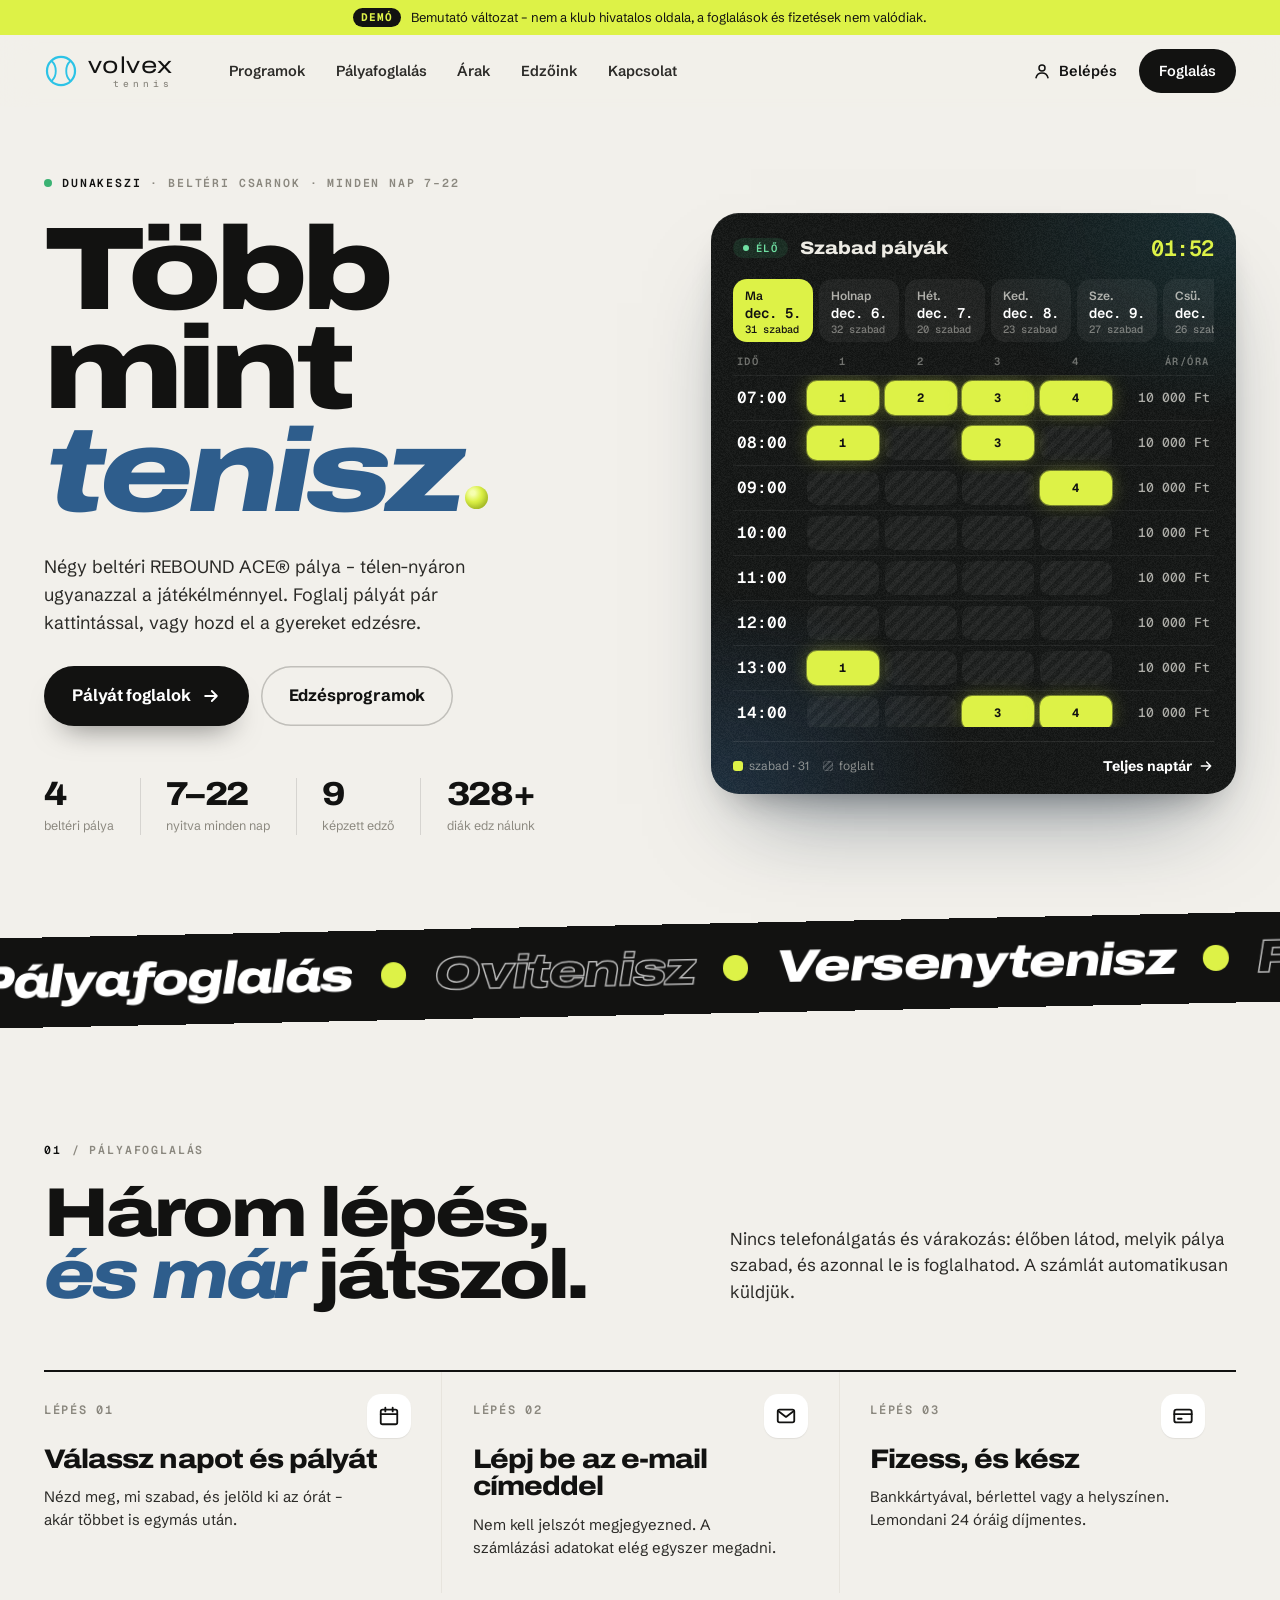
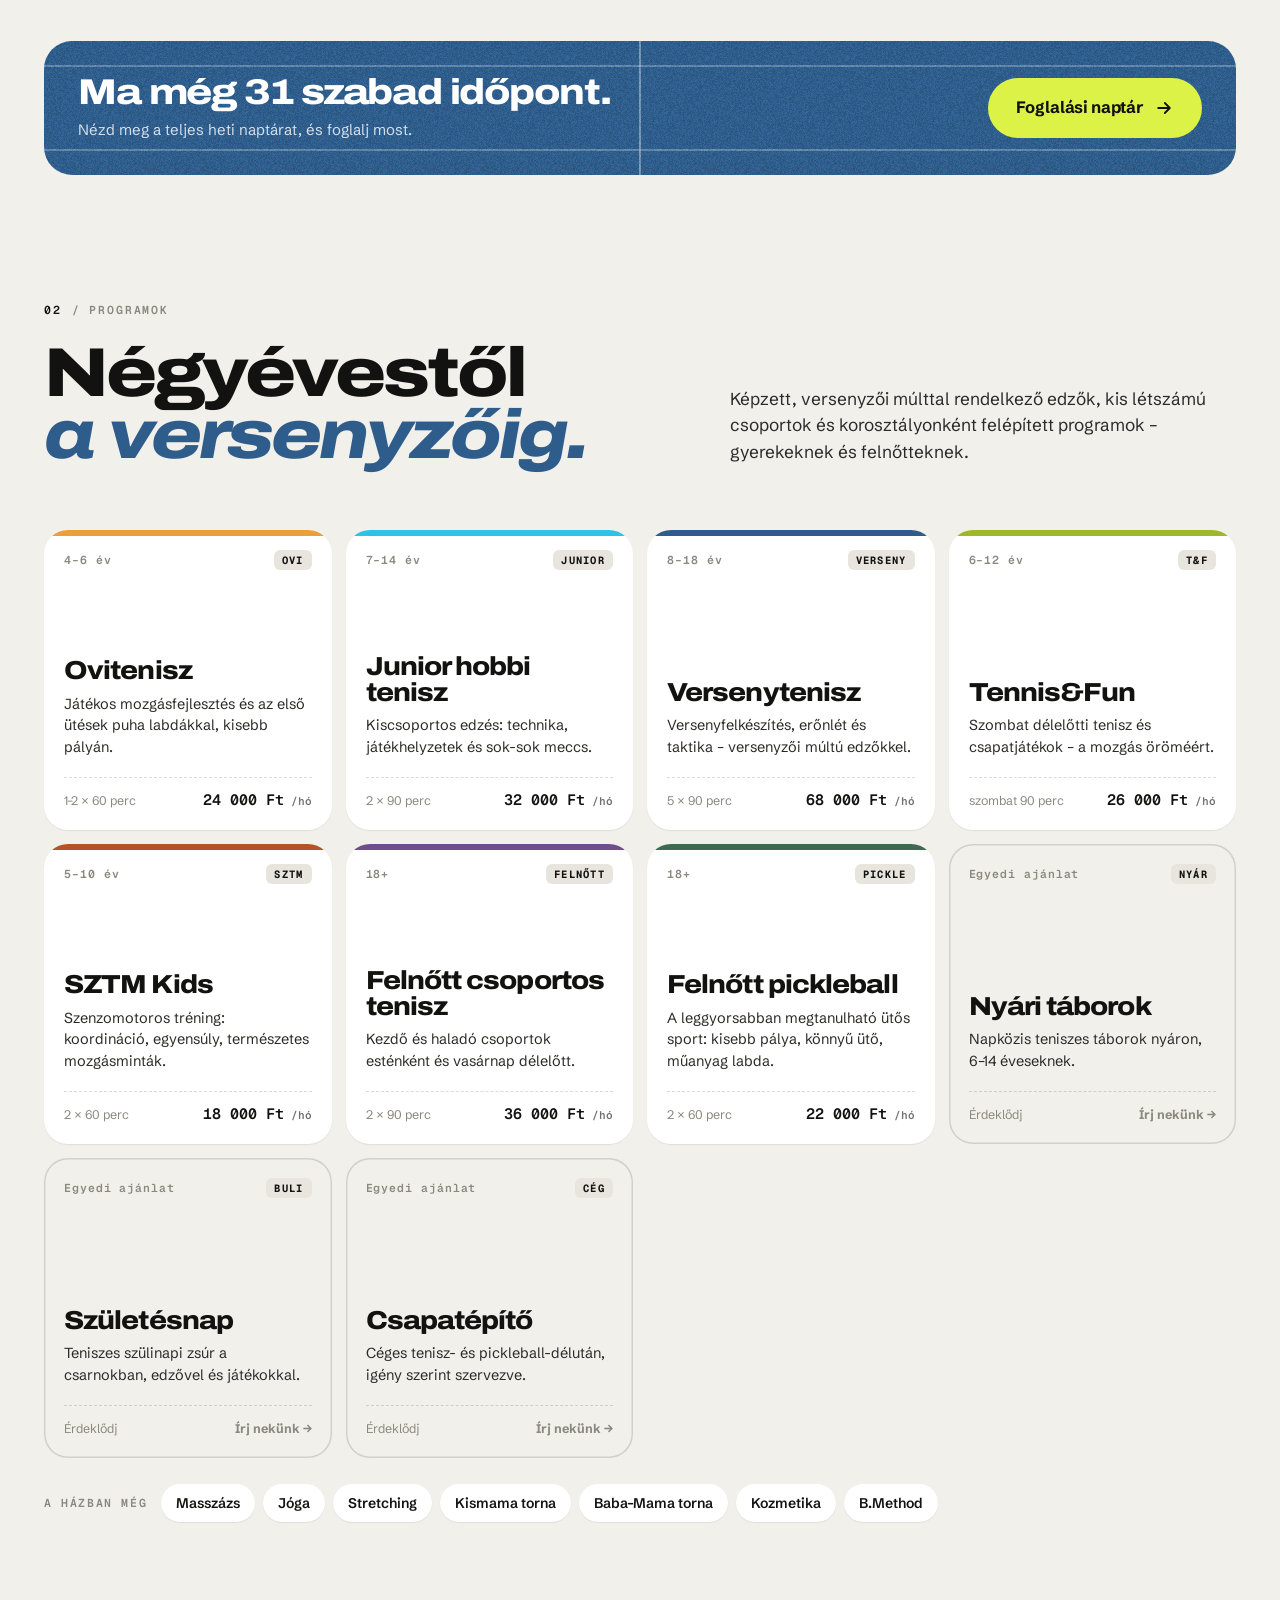
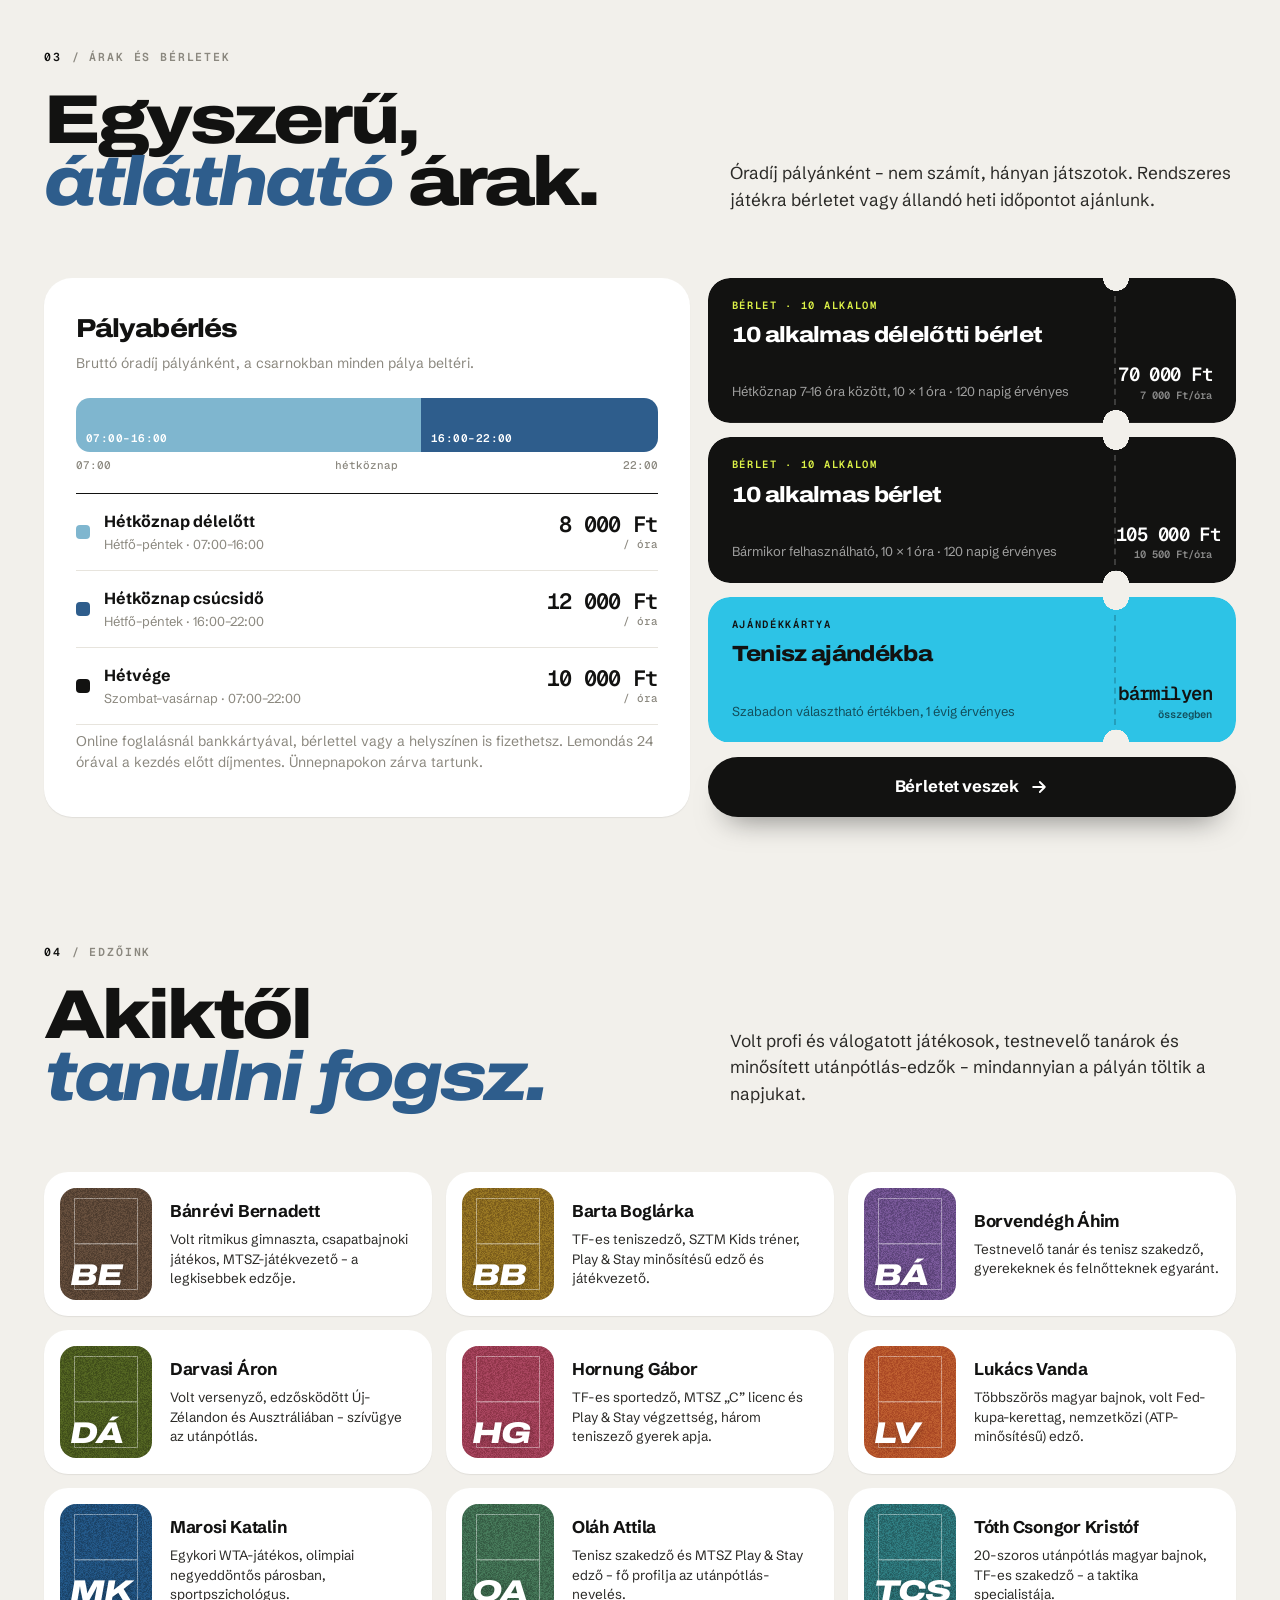
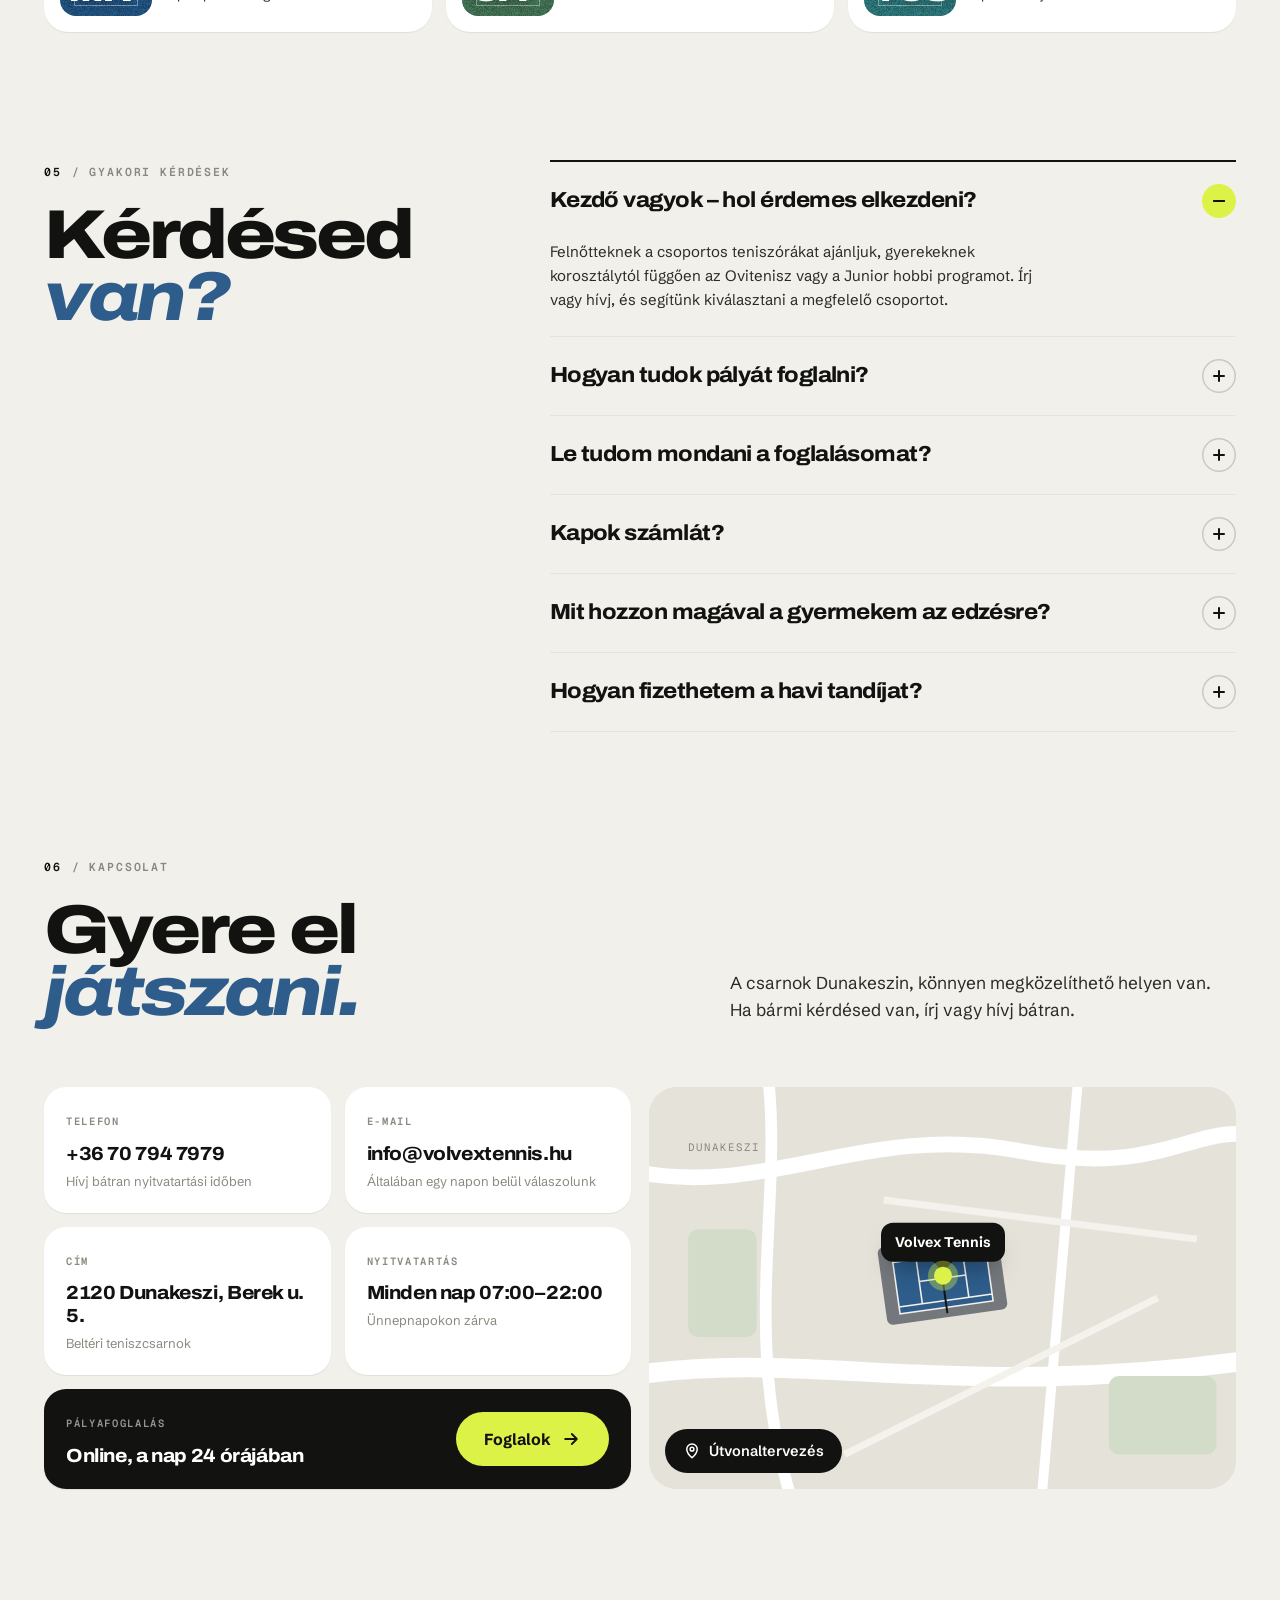
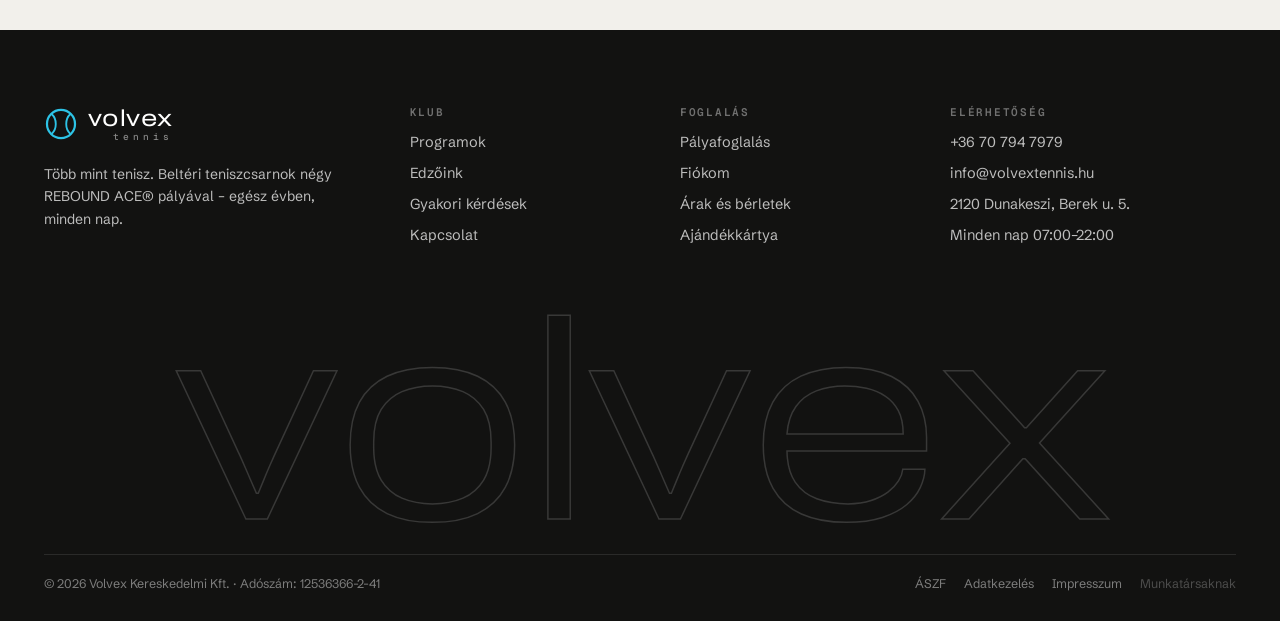
<file: index.html>
<!doctype html>
<html lang="hu">
<head>
  <meta charset="utf-8">
  <meta name="viewport" content="width=device-width, initial-scale=1, viewport-fit=cover">
  <title>Volvex Tennis – beltéri teniszpályák és edzések Dunakeszin</title>
  <meta name="description" content="Négy beltéri REBOUND ACE® teniszpálya Dunakeszin, nyitva minden nap 7–22 óráig. Online pályafoglalás, gyerek és felnőtt edzésprogramok, bérletek.">
  <meta name="robots" content="noindex, nofollow">
  <meta name="theme-color" content="#F2F0EB">
  <link rel="icon" href="assets/icon.svg" type="image/svg+xml">
  <link rel="apple-touch-icon" href="assets/icon-180.png">
  <link rel="preconnect" href="https://fonts.googleapis.com">
  <link rel="preconnect" href="https://fonts.gstatic.com" crossorigin>
  <link rel="stylesheet" href="https://fonts.googleapis.com/css2?family=Archivo:ital,wdth,wght@0,100..125,300..900;1,100..125,300..900&family=Geist+Mono:wght@400;500;600;700&family=Schibsted+Grotesk:ital,wght@0,400..900;1,700..900&display=swap">
  <link rel="stylesheet" href="shared/base.css">
  <link rel="stylesheet" href="site/site.css">
</head>
<body class="site" data-page="home">
  <header id="site-header"></header>

  <main>
    <!-- ================= HERO ================= -->
    <section class="hero" id="top">
      <div class="wrap hero-grid">
        <div class="hero-copy">
          <p class="eyebrow"><span class="dot-live"></span><span><b>Dunakeszi</b> · beltéri csarnok · minden nap <span class="js-hours">7–22</span></span></p>
          <h1 class="h-display">
            <span class="l1"><span class="w" style="--i:0">Több</span> <span class="w" style="--i:1">mint</span></span>
            <span class="l2"><span class="w" style="--i:2">tenisz</span><span class="ball-dot" aria-hidden="true"></span></span>
          </h1>
          <p class="lead">Négy beltéri REBOUND ACE® pálya – télen-nyáron ugyanazzal a játékélménnyel. Foglalj pályát pár kattintással, vagy hozd el a gyereket edzésre.</p>
          <div class="cta-row">
            <a class="btn-xl primary" href="foglalas/index.html">Pályát foglalok <svg viewBox="0 0 24 24" fill="none" stroke="currentColor" stroke-width="2.2" stroke-linecap="round" stroke-linejoin="round"><path d="M5 12h14M13 6l6 6-6 6"/></svg></a>
            <a class="btn-xl ghost" href="#programok">Edzésprogramok</a>
          </div>
          <ul class="facts" id="facts"></ul>
        </div>
        <div class="board-wrap">
          <div class="board" id="board" aria-label="Szabad pályák élőben"></div>
        </div>
      </div>
    </section>

    <div class="marquee" aria-hidden="true"><div class="marquee-track" id="marquee"></div></div>

    <!-- ================= FOGLALÁS ================= -->
    <section class="sec" id="foglalas">
      <div class="wrap">
        <div class="sec-head">
          <p class="eyebrow rv"><b>01</b> / Pályafoglalás</p>
          <h2 class="h2 rv">Három lépés,<br><em>és már</em> játszol.</h2>
          <p class="sec-intro rv">Nincs telefonálgatás és várakozás: élőben látod, melyik pálya szabad, és azonnal le is foglalhatod. A számlát automatikusan küldjük.</p>
        </div>
        <div class="steps">
          <div class="step rv" style="--d:0"><span class="step-n">LÉPÉS 01</span><span class="step-ic" id="ic-1"></span>
            <h3>Válassz napot és pályát</h3><p>Nézd meg, mi szabad, és jelöld ki az órát – akár többet is egymás után.</p></div>
          <div class="step rv" style="--d:1"><span class="step-n">LÉPÉS 02</span><span class="step-ic" id="ic-2"></span>
            <h3>Lépj be az e-mail címeddel</h3><p>Nem kell jelszót megjegyezned. A számlázási adatokat elég egyszer megadni.</p></div>
          <div class="step rv" style="--d:2"><span class="step-n">LÉPÉS 03</span><span class="step-ic" id="ic-3"></span>
            <h3>Fizess, és kész</h3><p>Bankkártyával, bérlettel vagy a helyszínen. Lemondani <span class="js-cancel">24</span> óráig díjmentes.</p></div>
        </div>
        <div class="book-band rv">
          <div><h3>Ma még <span id="free-today">—</span> szabad időpont.</h3><p>Nézd meg a teljes heti naptárat, és foglalj most.</p></div>
          <a class="btn-xl ball" href="foglalas/index.html">Foglalási naptár <svg viewBox="0 0 24 24" fill="none" stroke="currentColor" stroke-width="2.2" stroke-linecap="round" stroke-linejoin="round"><path d="M5 12h14M13 6l6 6-6 6"/></svg></a>
        </div>
      </div>
    </section>

    <!-- ================= PROGRAMOK ================= -->
    <section class="sec" id="programok">
      <div class="wrap">
        <div class="sec-head">
          <p class="eyebrow rv"><b>02</b> / Programok</p>
          <h2 class="h2 rv">Négyévestől<br><em>a versenyzőig.</em></h2>
          <p class="sec-intro rv">Képzett, versenyzői múlttal rendelkező edzők, kis létszámú csoportok és korosztályonként felépített programok – gyerekeknek és felnőtteknek.</p>
        </div>
        <div class="progs" id="progs"></div>
        <div class="more-svc rv" id="more-svc"></div>
      </div>
    </section>

    <!-- ================= ÁRAK ================= -->
    <section class="sec" id="arak">
      <div class="wrap">
        <div class="sec-head">
          <p class="eyebrow rv"><b>03</b> / Árak és bérletek</p>
          <h2 class="h2 rv">Egyszerű,<br><em>átlátható</em> árak.</h2>
          <p class="sec-intro rv">Óradíj pályánként – nem számít, hányan játszotok. Rendszeres játékra bérletet vagy állandó heti időpontot ajánlunk.</p>
        </div>
        <div class="prices">
          <div class="price-card rv" id="price-court"></div>
          <div class="passes" id="passes"></div>
        </div>
      </div>
    </section>

    <!-- ================= EDZŐK ================= -->
    <section class="sec" id="edzok">
      <div class="wrap">
        <div class="sec-head">
          <p class="eyebrow rv"><b>04</b> / Edzőink</p>
          <h2 class="h2 rv">Akiktől<br><em>tanulni fogsz.</em></h2>
          <p class="sec-intro rv">Volt profi és válogatott játékosok, testnevelő tanárok és minősített utánpótlás-edzők – mindannyian a pályán töltik a napjukat.</p>
        </div>
        <div class="coaches" id="coaches"></div>
      </div>
    </section>

    <!-- ================= GYIK ================= -->
    <section class="sec" id="gyik">
      <div class="wrap faq-grid">
        <div>
          <p class="eyebrow rv"><b>05</b> / Gyakori kérdések</p>
          <h2 class="h2 rv" style="margin-top:22px">Kérdésed<br><em>van?</em></h2>
        </div>
        <div class="faq rv" id="faq"></div>
      </div>
    </section>

    <!-- ================= KAPCSOLAT ================= -->
    <section class="sec" id="kapcsolat">
      <div class="wrap">
        <div class="sec-head">
          <p class="eyebrow rv"><b>06</b> / Kapcsolat</p>
          <h2 class="h2 rv">Gyere el<br><em>játszani.</em></h2>
          <p class="sec-intro rv">A csarnok Dunakeszin, könnyen megközelíthető helyen van. Ha bármi kérdésed van, írj vagy hívj bátran.</p>
        </div>
        <div class="contact" id="contact"></div>
      </div>
    </section>
  </main>

  <footer id="site-footer"></footer>

  <script src="shared/store.js"></script>
  <script src="shared/ui.js"></script>
  <script src="shared/court.js"></script>
  <script src="site/chrome.js"></script>
  <script src="site/site.js"></script>
</body>
</html>
</file>
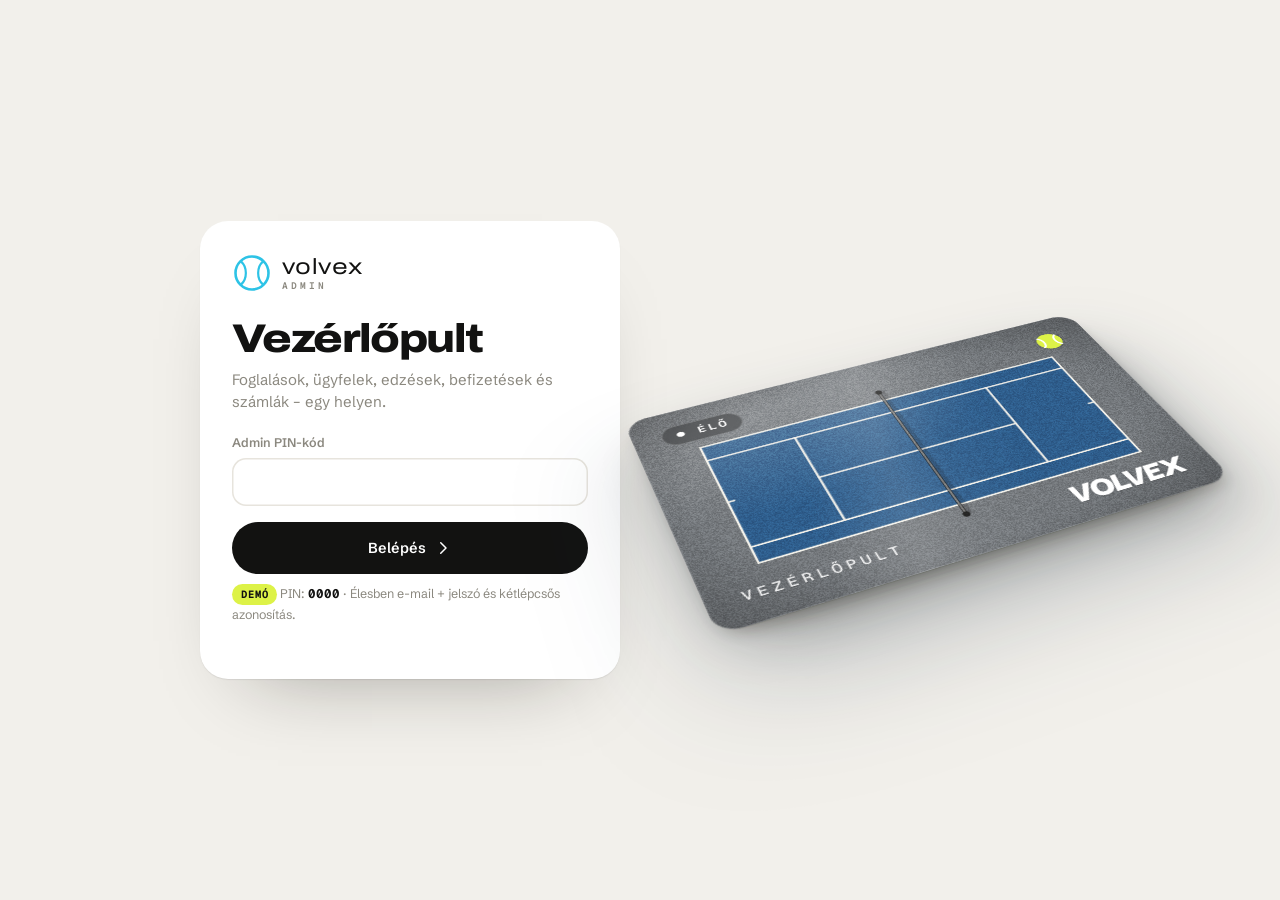
<file: admin/index.html>
<!doctype html>
<html lang="hu">
<head>
  <meta charset="utf-8">
  <meta name="viewport" content="width=device-width, initial-scale=1, viewport-fit=cover">
  <title>Volvex Admin</title>
  <meta name="robots" content="noindex, nofollow">
  <meta name="theme-color" content="#121211">
  <link rel="icon" href="../assets/icon.svg" type="image/svg+xml">
  <link rel="preconnect" href="https://fonts.googleapis.com">
  <link rel="preconnect" href="https://fonts.gstatic.com" crossorigin>
  <link rel="stylesheet" href="https://fonts.googleapis.com/css2?family=Archivo:ital,wdth,wght@0,100..125,300..900;1,100..125,300..900&family=Geist+Mono:wght@400;500;600;700&family=Schibsted+Grotesk:ital,wght@0,400..900;1,700..900&display=swap">
  <link rel="stylesheet" href="../shared/base.css">
  <link rel="stylesheet" href="admin.css">
</head>
<body class="adm">
  <div id="admin"></div>

  <script src="../shared/store.js"></script>
  <script src="../shared/ui.js"></script>
  <script src="../shared/court.js"></script>
  <script src="../shared/invoice.js"></script>
  <script src="core.js"></script>
  <script src="p-today.js"></script>
  <script src="p-stats.js"></script>
  <script src="p-calendar.js"></script>
  <script src="p-bookings.js"></script>
  <script src="p-customers.js"></script>
  <script src="p-training.js"></script>
  <script src="p-finance.js"></script>
  <script src="p-settings.js"></script>
  <script>Admin.start();</script>
</body>
</html>
</file>
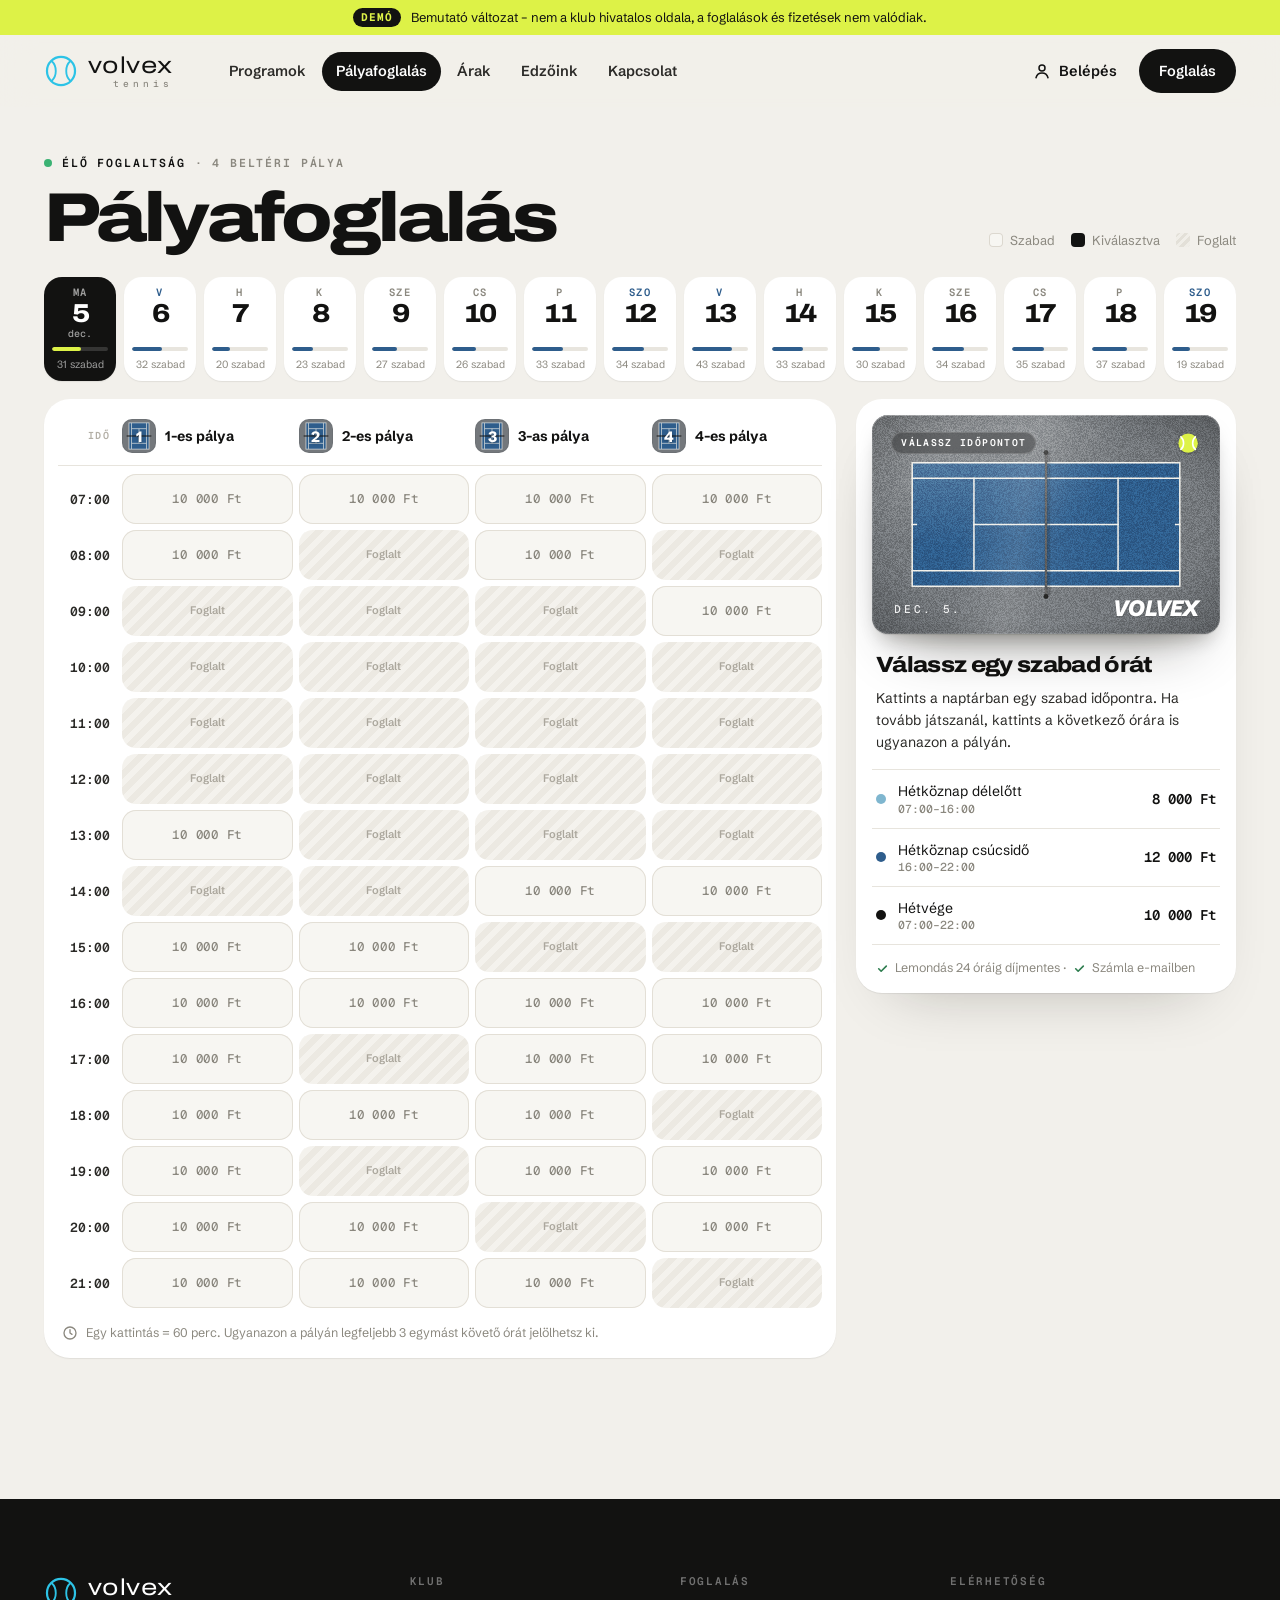
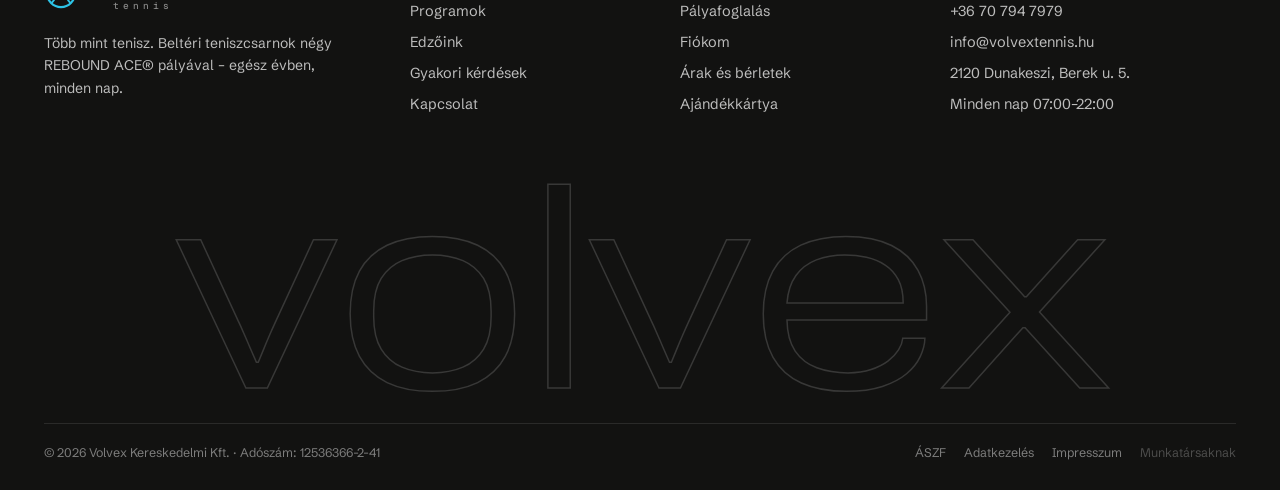
<file: foglalas/index.html>
<!doctype html>
<html lang="hu" data-base="../">
<head>
  <meta charset="utf-8">
  <meta name="viewport" content="width=device-width, initial-scale=1, viewport-fit=cover">
  <title>Pályafoglalás – Volvex Tennis</title>
  <meta name="description" content="Foglalj teniszpályát online a Volvex Tennis dunakeszi beltéri csarnokában. Élő foglaltság, bankkártyás vagy bérletes fizetés, azonnali számla.">
  <meta name="robots" content="noindex, nofollow">
  <meta name="theme-color" content="#F2F0EB">
  <link rel="icon" href="../assets/icon.svg" type="image/svg+xml">
  <link rel="apple-touch-icon" href="../assets/icon-180.png">
  <link rel="preconnect" href="https://fonts.googleapis.com">
  <link rel="preconnect" href="https://fonts.gstatic.com" crossorigin>
  <link rel="stylesheet" href="https://fonts.googleapis.com/css2?family=Archivo:ital,wdth,wght@0,100..125,300..900;1,100..125,300..900&family=Geist+Mono:wght@400;500;600;700&family=Schibsted+Grotesk:ital,wght@0,400..900;1,700..900&display=swap">
  <link rel="stylesheet" href="../shared/base.css">
  <link rel="stylesheet" href="../site/site.css">
  <link rel="stylesheet" href="booking.css">
</head>
<body class="site" data-page="booking">
  <header id="site-header"></header>
  <main id="bk"></main>
  <footer id="site-footer"></footer>

  <script src="../shared/store.js"></script>
  <script src="../shared/ui.js"></script>
  <script src="../shared/court.js"></script>
  <script src="../shared/invoice.js"></script>
  <script src="../site/chrome.js"></script>
  <script src="booking.js"></script>
</body>
</html>
</file>
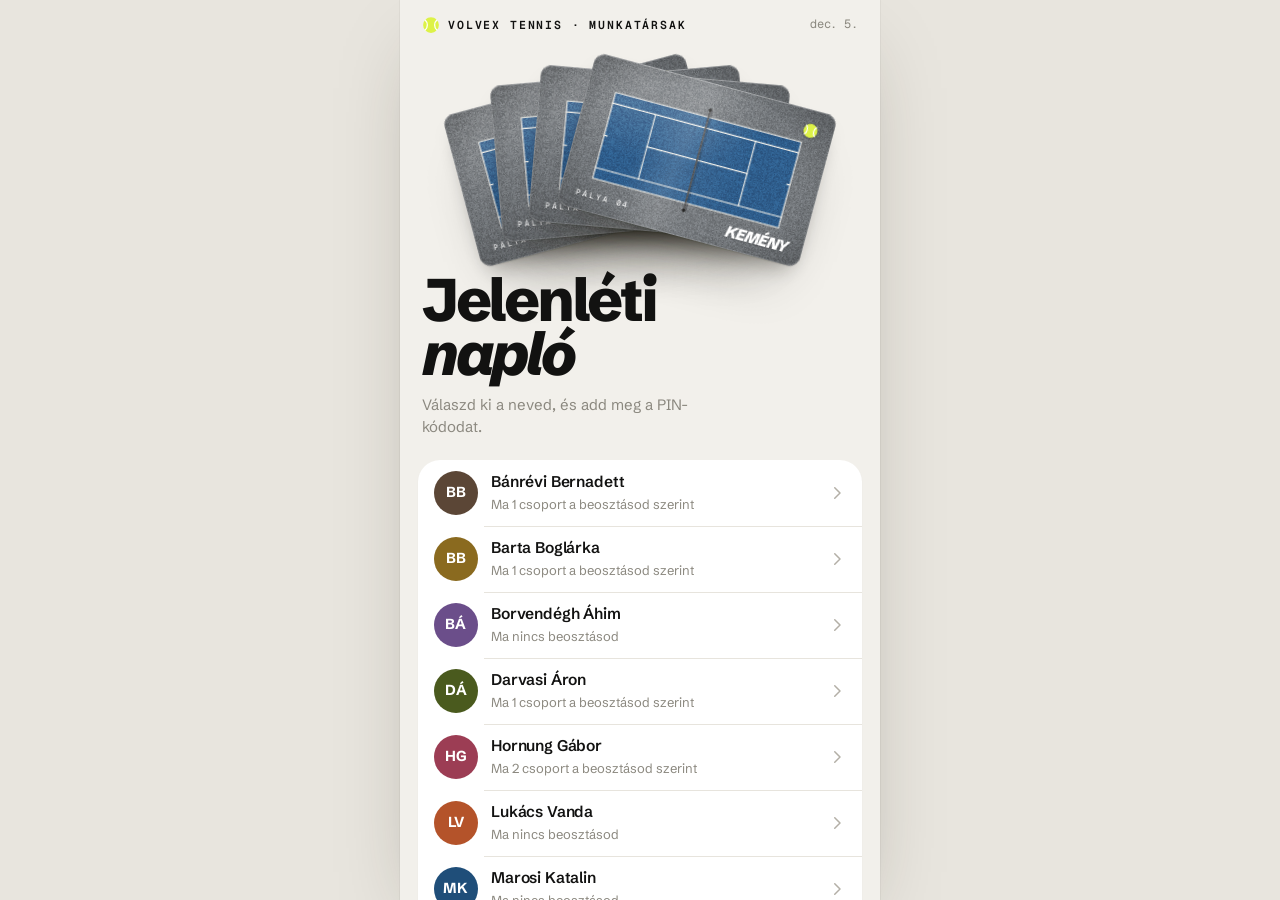
<file: munkatars/index.html>
<!doctype html>
<html lang="hu">
<head>
  <meta charset="utf-8">
  <meta name="viewport" content="width=device-width, initial-scale=1, viewport-fit=cover">
  <title>Jelenléti napló · Volvex munkatársak</title>
  <meta name="robots" content="noindex, nofollow">
  <meta name="description" content="Volvex Tennis – edzői jelenléti napló (belső felület)">
  <meta name="theme-color" content="#F2F0EB">
  <meta name="apple-mobile-web-app-capable" content="yes">
  <meta name="mobile-web-app-capable" content="yes">
  <meta name="apple-mobile-web-app-status-bar-style" content="default">
  <meta name="apple-mobile-web-app-title" content="Jelenlét">
  <link rel="manifest" href="manifest.webmanifest">
  <link rel="icon" href="../assets/icon.svg" type="image/svg+xml">
  <link rel="apple-touch-icon" href="../assets/icon-180.png">
  <link rel="preconnect" href="https://fonts.googleapis.com">
  <link rel="preconnect" href="https://fonts.gstatic.com" crossorigin>
  <link rel="stylesheet" href="https://fonts.googleapis.com/css2?family=Geist+Mono:wght@400;500;600;700&family=Schibsted+Grotesk:ital,wght@0,400..900;1,700..900&display=swap">
  <link rel="stylesheet" href="../shared/base.css">
  <link rel="stylesheet" href="coach.css">
</head>
<body>
  <div id="app"></div>
  <div id="layer"></div>
  <script src="../shared/store.js"></script>
  <script src="../shared/ui.js"></script>
  <script src="../shared/court.js"></script>
  <script src="coach.js"></script>
  <script src="app.js"></script>
</body>
</html>
</file>
<file: shared/base.css>
/* ==========================================================================
   Alap: tokenek, tipográfia, közös komponensek
   (weboldal, foglalás, munkatársi app és admin közösen használja)
   ========================================================================== */
:root {
  --paper: #F2F0EB;
  --paper-2: #E8E5DE;
  --paper-3: #DEDAD1;
  --card: #FFFFFF;
  --ink: #121211;
  --ink-2: #2B2A27;
  --muted: #8B887F;
  --muted-2: #B3AFA6;
  --line: #E7E4DD;
  --ball: #DDF247;
  --ball-2: #C9E233;
  --ok: #2E7D4F;
  --ok-bg: #E4F0D9;
  --warn: #C45A22;
  --warn-bg: #FBE9DD;
  --bad: #BF3F2B;
  --r-xl: 28px;
  --r-lg: 22px;
  --r-md: 16px;
  --r-sm: 12px;
  --ease: cubic-bezier(.2, .8, .2, 1);
  --ease-io: cubic-bezier(.65, 0, .35, 1);
  --font: 'Schibsted Grotesk', ui-sans-serif, system-ui, -apple-system, 'Segoe UI', sans-serif;
  --mono: 'Geist Mono', ui-monospace, SFMono-Regular, Menlo, monospace;
  --safe-t: env(safe-area-inset-top, 0px);
  --safe-b: env(safe-area-inset-bottom, 0px);
  --shadow-card: 0 1px 0 rgba(20, 18, 10, .04), 0 1px 2px rgba(20, 18, 10, .04);
  --volvex: #2DC3E6;
  --volvex-2: #17A9CC;
  --volvex-bg: #DDF3F9;
  --court: #2E5D8C;
  --court-out: #74787C;
  --display: 'Archivo', var(--font);
  color-scheme: light;
}

*, *::before, *::after { box-sizing: border-box; }
html, body { height: 100%; }
body {
  margin: 0;
  background: var(--paper-2);
  color: var(--ink);
  font: 400 15px/1.45 var(--font);
  -webkit-font-smoothing: antialiased;
  -webkit-tap-highlight-color: transparent;
  font-feature-settings: 'ss01';
}
button { font: inherit; color: inherit; background: none; border: 0; padding: 0; cursor: pointer; text-align: inherit; }
button:disabled { cursor: default; }
input, select, textarea { font: inherit; color: inherit; }
h1, h2, h3, p { margin: 0; }
.mono { font-family: var(--mono); font-feature-settings: 'tnum'; letter-spacing: -.01em; }
[hidden] { display: none !important; }
:focus-visible { outline: 2px solid var(--ink); outline-offset: 2px; border-radius: 10px; }

/* ---------- ikon gomb ---------- */
.icon-btn {
  width: 42px; height: 42px; border-radius: 50%;
  display: inline-grid; place-items: center; flex: none;
  transition: background .2s, transform .15s;
}
.icon-btn:active { transform: scale(.92); }
.icon-btn:hover { background: rgba(0,0,0,.05); }
.icon-btn.inv { background: rgba(255,255,255,.08); color: #fff; }
.icon-btn.inv:hover { background: rgba(255,255,255,.14); }
.icon-btn.ghost { width: 36px; height: 36px; color: var(--muted); }
.icon-btn.sm { width: 32px; height: 32px; }
.icon-btn.placeholder { visibility: hidden; }

/* ---------- gombok ---------- */
.pill-btn {
  position: relative;
  display: flex; align-items: center; justify-content: center; gap: 8px;
  width: 100%; height: 58px; margin: 0 auto;
  border-radius: 999px;
  background: var(--ink); color: #fff;
  font-weight: 600; font-size: 16px; letter-spacing: -.01em;
  box-shadow: 0 10px 24px -12px rgba(0,0,0,.5);
  transition: transform .18s var(--ease), background .2s, opacity .2s;
  overflow: hidden;
}
.pill-btn:active:not(:disabled) { transform: scale(.975); }
.pill-btn:disabled { background: #CFCBC2; color: #8D897F; box-shadow: none; }
.pill-btn .ld { position: absolute; inset: 0; display: none; align-items: center; justify-content: center; gap: 7px; }
.pill-btn .ld i { width: 12px; height: 12px; border-radius: 50%; background: #fff; animation: ld 1s var(--ease-io) infinite; }
.pill-btn .ld i:last-child { animation-delay: -.5s; background: #8E8B84; }
.pill-btn.is-loading .lbl { opacity: 0; transition: opacity .15s; }
.pill-btn.is-loading .ld { display: flex; }
@keyframes ld { 0%, 100% { transform: translateX(-7px); } 50% { transform: translateX(7px); } }

.btn {
  display: inline-flex; align-items: center; justify-content: center; gap: 8px;
  height: 44px; padding: 0 18px; border-radius: 999px;
  font-weight: 600; font-size: 14.5px; white-space: nowrap;
  transition: background .2s, transform .15s, box-shadow .2s;
}
.btn:active { transform: scale(.97); }
.btn.dark { background: var(--ink); color: #fff; }
.btn.dark:hover { background: #2B2A27; }
.btn.ghost { background: transparent; box-shadow: inset 0 0 0 1.5px var(--line); }
.btn.ghost:hover { background: rgba(0,0,0,.04); }
.btn.soft { background: var(--paper-2); }
.btn.soft:hover { background: var(--paper-3); }
.btn.danger { background: var(--bad); color: #fff; }
.btn.danger-ghost { color: var(--bad); box-shadow: inset 0 0 0 1.5px #F0D2CB; }
.btn.danger-ghost:hover { background: #FBEDEA; }
.btn.ball { background: var(--ball); color: var(--ink); }
.btn.sm { height: 34px; padding: 0 13px; font-size: 13px; }

.chip-btn {
  height: 34px; padding: 0 14px; border-radius: 999px;
  background: var(--card); box-shadow: inset 0 0 0 1px var(--line);
  font-size: 13.5px; font-weight: 600;
  transition: background .2s, transform .15s;
}
.chip-btn:active { transform: scale(.96); }
.link-btn {
  display: flex; align-items: center; justify-content: center; gap: 8px;
  margin: 18px auto 0; padding: 10px 16px; border-radius: 999px;
  font-weight: 600; font-size: 14px; color: var(--ink-2);
}
.link-btn:hover { background: rgba(0,0,0,.05); }
.link-btn svg:last-child { width: 15px; opacity: .5; }

/* ---------- pirulák ---------- */
.pill {
  display: inline-flex; align-items: center; gap: 4px; flex: none;
  height: 26px; padding: 0 10px; border-radius: 999px;
  font: 600 12px/1 var(--mono); letter-spacing: -.01em; white-space: nowrap;
}
.pill svg { width: 13px; height: 13px; }
.pill em { font-style: normal; opacity: .6; }
.pill.ok { background: var(--ball); color: var(--ink); }
.pill.todo { background: transparent; box-shadow: inset 0 0 0 1.5px var(--ink); color: var(--ink); font-family: var(--font); font-size: 12.5px; }
.pill.soft { background: var(--paper-2); color: var(--muted); font-family: var(--font); font-size: 12.5px; }
.pill.warn { background: var(--warn-bg); color: var(--warn); font-family: var(--font); font-size: 12px; }
.pill.miss { background: #F8E1DB; color: var(--bad); font-family: var(--font); font-size: 12.5px; }
.tag {
  display: inline-block; padding: 1px 6px; border-radius: 5px; margin-right: 4px;
  background: var(--ink); color: var(--ball);
  font: 600 9.5px/1.5 var(--mono); letter-spacing: .1em; text-transform: uppercase; vertical-align: 1px;
}

/* ---------- avatar ---------- */
.av {
  width: 38px; height: 38px; border-radius: 50%; flex: none;
  display: inline-grid; place-items: center;
  background: var(--av, #E5DCCB); color: #2A2822;
  font: 700 13px/1 var(--font); letter-spacing: .02em;
}
.av.lg { width: 44px; height: 44px; font-size: 14.5px; color: #fff; }
.av.xl { width: 68px; height: 68px; font-size: 22px; color: #fff; }
.av-admin { background: var(--ink); color: var(--ball); }
.av-admin svg { width: 28px; height: 28px; }

/* ---------- listák ---------- */
.list-card {
  background: var(--card); border-radius: var(--r-lg);
  box-shadow: var(--shadow-card);
  overflow: hidden;
}
.row {
  display: flex; align-items: center; gap: 13px; width: 100%;
  min-height: 64px; padding: 11px 16px;
  position: relative;
  transition: background .15s;
  animation: rise .5s var(--ease) calc(var(--d, 0) * 38ms) both;
}
.row + .row::before, .row + .mk-list:not(:empty)::before {
  content: ''; position: absolute; top: 0; left: 66px; right: 0; height: 1px; background: var(--line);
}
button.row:hover { background: #FAF9F6; }
button.row:active { background: #F4F2EE; }
.row-main { flex: 1; min-width: 0; display: flex; flex-direction: column; gap: 1px; }
.row-main b { font-weight: 600; font-size: 15.5px; letter-spacing: -.01em; white-space: nowrap; overflow: hidden; text-overflow: ellipsis; }
.row-main small { font-size: 13px; color: var(--muted); white-space: nowrap; overflow: hidden; text-overflow: ellipsis; }
.row-go { color: var(--muted-2); display: grid; }
.empty-row { padding: 22px 18px; color: var(--muted); font-size: 14px; text-align: center; }
@keyframes rise { from { opacity: 0; transform: translateY(8px); } to { opacity: 1; transform: none; } }

.sec-label { margin: 26px 6px 10px; font-weight: 700; font-size: 15px; letter-spacing: -.01em; }
.sec-label small { display: block; font-weight: 400; font-size: 13px; color: var(--muted); margin-top: 1px; }

.banner {
  display: flex; align-items: center; gap: 12px; width: 100%;
  padding: 13px 14px; border-radius: var(--r-md);
  text-align: left;
}
.banner > span { flex: 1; display: flex; flex-direction: column; gap: 1px; }
.banner b { font-weight: 600; font-size: 14px; }
.banner small { font-size: 12.5px; opacity: .75; }
.banner.warn { background: var(--warn-bg); color: #7A3510; }
.banner.soft { background: var(--paper-2); color: var(--ink-2); margin-top: 14px; }

.empty-state {
  display: flex; flex-direction: column; align-items: center; gap: 6px;
  padding: 34px 20px; text-align: center; color: var(--muted);
}
.empty-state b { color: var(--ink); font-weight: 600; margin-top: 6px; }
.empty-state small { font-size: 13px; }

/* ---------- keresőmező ---------- */
.search {
  display: flex; align-items: center; gap: 10px;
  height: 46px; padding: 0 14px; border-radius: 14px;
  background: var(--paper-2); color: var(--muted);
}
.search input { flex: 1; border: 0; background: transparent; outline: none; color: var(--ink); font-size: 15px; min-width: 0; }
.search input::-webkit-search-cancel-button { display: none; }

/* ---------- pályakártya ---------- */
.court-card {
  position: relative;
  width: 100%; aspect-ratio: 340 / 214;
  border-radius: 4.6% / 7.3%;
  overflow: hidden;
  container-type: inline-size;
  color: #fff;
  isolation: isolate;
  user-select: none; -webkit-user-select: none;
  box-shadow:
    0 1px 1px rgba(20, 18, 10, .1),
    0 12px 22px -10px rgba(20, 18, 10, .35),
    0 34px 60px -30px rgba(20, 18, 10, .45);
  backface-visibility: hidden;
}
.court-card::after {
  content: ''; position: absolute; inset: 0; border-radius: inherit; pointer-events: none;
  box-shadow: inset 0 0 0 1px rgba(255,255,255,.14), inset 0 1px 0 rgba(255,255,255,.2);
}
.cc-svg { position: absolute; inset: 0; width: 100%; height: 100%; display: block; }
.cc-grain {
  position: absolute; inset: 0; pointer-events: none;
  background-image: var(--noise); background-size: 140px;
  mix-blend-mode: overlay; opacity: .16;
}
.surface-clay .cc-grain { opacity: .3; }
.cc-sheen {
  position: absolute; top: -30%; bottom: -30%; left: -60%; width: 220%; pointer-events: none;
  background: linear-gradient(100deg, transparent 40%, rgba(255,255,255,.13) 47%, rgba(255,255,255,.04) 52%, transparent 58%);
  transform: translateX(var(--sheen-x, 0%));
  mix-blend-mode: screen;
}
.cc-label {
  position: absolute; left: 6.4cqw; bottom: 5.4cqw;
  font: 500 3.2cqw/1 var(--mono); letter-spacing: .24em; opacity: .9;
  text-shadow: 0 1px 1px rgba(0,0,0,.15);
}
.cc-brand {
  position: absolute; right: 6.2cqw; bottom: 4.3cqw;
  font: italic 850 6.4cqw/1 var(--font); letter-spacing: -.035em; text-transform: uppercase;
  text-shadow: 0 1px 2px rgba(0,0,0,.18);
}
.cc-ball { position: absolute; right: 6cqw; top: 5cqw; width: 6.4cqw; height: 6.4cqw; filter: drop-shadow(0 1px 1px rgba(0,0,0,.25)); }
.cc-ball svg { width: 100%; height: 100%; display: block; }
.cc-chip {
  position: absolute; left: 5.6cqw; top: 5cqw;
  padding: 1.7cqw 2.8cqw; border-radius: 99px;
  font: 600 2.8cqw/1 var(--mono); letter-spacing: .14em;
  background: rgba(10, 10, 10, .32);
  -webkit-backdrop-filter: blur(6px); backdrop-filter: blur(6px);
  box-shadow: inset 0 0 0 1px rgba(255,255,255,.16);
}
.court-card.is-morph { will-change: transform; }

/* kis pályaikon */
.court-mini {
  position: relative; flex: none;
  width: 44px; height: 44px; border-radius: 13px; overflow: hidden;
  background: var(--out);
  box-shadow: inset 0 0 0 1px rgba(0,0,0,.06);
}
.court-mini svg { position: absolute; inset: 0; width: 100%; height: 100%; }
.court-mini b {
  position: absolute; inset: 0; display: grid; place-items: center;
  color: #fff; font: 800 19px/1 var(--font); letter-spacing: -.03em;
  text-shadow: 0 1px 3px rgba(0,0,0,.35);
}

/* ---------- alsó lap / párbeszéd ---------- */
.sheet-root { position: fixed; inset: 0; z-index: 80; }
.sheet-backdrop { position: absolute; inset: 0; background: rgba(18, 17, 12, .38); opacity: 0; transition: opacity .3s; }
.sheet {
  position: absolute; left: 0; right: 0; bottom: 0;
  margin: 0 auto; max-width: 480px; max-height: 88dvh;
  display: flex; flex-direction: column;
  background: var(--paper); border-radius: 28px 28px 0 0;
  padding-bottom: var(--safe-b);
  transform: translateY(100%);
  transition: transform .42s cubic-bezier(.32, .72, 0, 1);
  box-shadow: 0 -20px 60px -20px rgba(0,0,0,.3);
}
.sheet-root.tall .sheet { height: 82dvh; }
.sheet-root.is-open .sheet-backdrop { opacity: 1; }
.sheet-root.is-open .sheet { transform: none; }
.sheet-root.is-closing .sheet { transition-duration: .28s; transition-timing-function: cubic-bezier(.5, 0, .75, 0); }
.sheet-grip { flex: none; height: 22px; display: grid; place-items: center; cursor: grab; touch-action: none; }
.sheet-grip::before { content: ''; width: 38px; height: 5px; border-radius: 3px; background: var(--paper-3); }
.sheet-head { display: flex; align-items: center; justify-content: space-between; padding: 0 16px 8px 22px; }
.sheet-head h3 { font-size: 20px; font-weight: 700; letter-spacing: -.02em; }
.sheet-sub { margin-top: 2px; font-size: 13px; color: var(--muted); }
.sheet-body { flex: 1; min-height: 0; overflow-y: auto; padding: 4px 18px 18px; }
.sheet-foot { display: flex; gap: 10px; justify-content: flex-end; padding: 12px 18px 16px; border-top: 1px solid var(--line); }
.sheet-note { font-size: 12.5px; color: var(--muted); margin: 10px 4px 10px; }
.pick-list .row { min-height: 58px; }

.sheet-root.is-dialog .sheet { max-width: 400px; }
.sheet-root.is-dialog .sheet-foot { border-top: 0; padding-top: 0; }
.sheet-root.is-dialog .sheet-foot .btn { flex: 1; }
.dlg { padding: 10px 6px 16px; text-align: center; }
.dlg h3 { font-size: 19px; font-weight: 700; letter-spacing: -.02em; }
.dlg p { margin-top: 6px; color: var(--muted); font-size: 14px; }

@media (min-width: 760px) {
  .sheet-root.is-dialog .sheet { bottom: 50%; border-radius: 26px; transform: translateY(40%) scale(.96); opacity: 0; transition: transform .35s var(--ease), opacity .25s; }
  .sheet-root.is-dialog.is-open .sheet { transform: translateY(50%); opacity: 1; }
}

/* ---------- toast ---------- */
.toast {
  position: fixed; left: 50%; bottom: calc(96px + var(--safe-b)); z-index: 100;
  transform: translate(-50%, 20px); opacity: 0;
  padding: 12px 18px; border-radius: 999px;
  background: var(--ink); color: #fff; font-size: 14px; font-weight: 500;
  box-shadow: 0 12px 30px -10px rgba(0,0,0,.45);
  transition: transform .35s var(--ease), opacity .25s;
  pointer-events: none; max-width: calc(100vw - 32px); text-align: center;
}
.toast.is-on { transform: translate(-50%, 0); opacity: 1; }
.toast.ok { background: var(--ink); }

@media (prefers-reduced-motion: reduce) {
  *, *::before, *::after { animation-duration: .01ms !important; animation-delay: 0ms !important; transition-duration: .01ms !important; }
}

/* ---------- űrlapok ---------- */
.fld { display: flex; flex-direction: column; gap: 6px; margin-bottom: 16px; min-width: 0; }
.fld > span { display: flex; justify-content: space-between; gap: 8px; font-size: 12.5px; font-weight: 600; color: var(--muted); }
.fld > span b { color: var(--ink); font-family: var(--mono); }
.fld > small { font-size: 12px; color: var(--muted); }
.fld input:not([type="checkbox"]):not([type="radio"]):not([type="search"]),
.fld select, .fld textarea, .inp {
  width: 100%; height: 48px; padding: 0 14px;
  border: 0; border-radius: 14px; outline: none;
  background: var(--card); box-shadow: inset 0 0 0 1.5px var(--line);
  font-size: 15.5px; transition: box-shadow .2s;
  -webkit-appearance: none; appearance: none;
}
.fld textarea { height: auto; padding: 12px 14px; line-height: 1.5; resize: vertical; }
.fld select, select.inp {
  padding-right: 36px;
  background: var(--card) url("data:image/svg+xml,%3Csvg xmlns='http://www.w3.org/2000/svg' width='12' height='12' viewBox='0 0 24 24' fill='none' stroke='%238B887F' stroke-width='3' stroke-linecap='round' stroke-linejoin='round'%3E%3Cpath d='M6 9l6 6 6-6'/%3E%3C/svg%3E") no-repeat right 14px center;
}
.fld input:focus, .fld select:focus, .fld textarea:focus, .inp:focus { box-shadow: inset 0 0 0 2px var(--ink); }
.fld.is-bad input { box-shadow: inset 0 0 0 2px var(--bad); }
.fld .search { background: var(--card); box-shadow: inset 0 0 0 1.5px var(--line); }
.fld-row { display: grid; grid-template-columns: 1fr 1fr; gap: 12px; }
.fld-row.three { grid-template-columns: 1fr 1fr 1fr; }
.fld-row .fld { min-width: 0; }
.chk-list {
  display: flex; flex-direction: column;
  max-height: 340px; overflow-y: auto;
  border-radius: 16px; background: var(--card); box-shadow: inset 0 0 0 1.5px var(--line);
}
.chk-list.tight { max-height: 46dvh; margin-top: 8px; }
.chk { position: relative; display: flex; align-items: center; gap: 12px; padding: 10px 14px; border-top: 1px solid var(--line); cursor: pointer; }
.chk:first-child { border-top: 0; }
.chk input { position: absolute; opacity: 0; pointer-events: none; }
.chk .box {
  width: 22px; height: 22px; border-radius: 7px; flex: none;
  display: grid; place-items: center; color: transparent;
  box-shadow: inset 0 0 0 2px var(--paper-3); transition: background .15s, box-shadow .15s;
}
.chk .box svg { width: 14px; height: 14px; }
.chk input:checked + .box { background: var(--ink); color: var(--ball); box-shadow: none; }
.chk input:focus-visible + .box { outline: 2px solid var(--ink); outline-offset: 2px; }
.chk-t { display: flex; flex-direction: column; min-width: 0; flex: 1; }
.chk-t b { font-size: 14.5px; font-weight: 600; }
.chk-t small { font-size: 12px; color: var(--muted); }
.chk .av { width: 32px; height: 32px; font-size: 11px; }
.toggle { display: flex; align-items: center; gap: 12px; cursor: pointer; font-size: 14.5px; }
.toggle input { position: absolute; opacity: 0; pointer-events: none; }
.toggle i { position: relative; width: 42px; height: 26px; flex: none; border-radius: 99px; background: var(--paper-3); transition: background .2s; }
.toggle i::after { content: ''; position: absolute; left: 3px; top: 3px; width: 20px; height: 20px; border-radius: 50%; background: #fff; box-shadow: 0 1px 3px rgba(0,0,0,.2); transition: transform .25s var(--ease); }
.toggle input:checked + i { background: var(--ink); }
.toggle input:checked + i::after { transform: translateX(16px); }
.toggle input:focus-visible + i { outline: 2px solid var(--ink); outline-offset: 2px; }
.day-pick { display: grid; grid-template-columns: repeat(7, 1fr); gap: 5px; }
.day-pick label { position: relative; cursor: pointer; }
.day-pick input { position: absolute; opacity: 0; pointer-events: none; }
.day-pick span { display: grid; place-items: center; height: 42px; border-radius: 12px; background: var(--card); box-shadow: inset 0 0 0 1.5px var(--line); font-size: 13.5px; font-weight: 600; transition: background .15s; }
.day-pick input:checked + span { background: var(--ink); color: #fff; box-shadow: none; }
.day-pick input:focus-visible + span { outline: 2px solid var(--ink); outline-offset: 2px; }
.conflict { display: flex; align-items: flex-start; gap: 10px; padding: 12px 14px; border-radius: 14px; background: var(--warn-bg); color: #7A3510; font-size: 13.5px; }
.conflict svg { flex: none; }
.swatches { display: flex; gap: 12px; flex-wrap: wrap; }
.swatches label { position: relative; cursor: pointer; }
.swatches input { position: absolute; opacity: 0; pointer-events: none; }
.swatches i { display: block; width: 32px; height: 32px; border-radius: 50%; background: var(--c); transition: box-shadow .15s; }
.swatches input:checked + i { box-shadow: 0 0 0 3px var(--paper), 0 0 0 5px var(--ink); }
.seg-ctl { display: inline-flex; padding: 3px; border-radius: 999px; background: var(--paper-2); }
.seg-ctl button { height: 32px; padding: 0 14px; border-radius: 999px; font-size: 13px; font-weight: 600; color: var(--muted); transition: background .2s, color .2s, box-shadow .2s; white-space: nowrap; }
.seg-ctl button.on { background: var(--card); color: var(--ink); box-shadow: 0 1px 3px rgba(0,0,0,.1); }
.demo-flag {
  display: inline-flex; align-items: center; gap: 6px; padding: 3px 9px; border-radius: 99px;
  background: var(--ball); color: var(--ink); font: 700 10.5px/1.4 var(--mono); letter-spacing: .08em; text-transform: uppercase;
}

/* ---------- számla ---------- */
.sheet-root.inv-sheet .sheet { max-width: 860px; }
.invoice {
  position: relative; overflow: hidden;
  padding: 28px 30px; border-radius: 16px; background: #fff; color: #1d1c1a;
  box-shadow: 0 0 0 1px var(--line);
  font-size: 13px; line-height: 1.5;
}
.inv-wm {
  position: absolute; left: 50%; top: 50%; transform: translate(-50%, -50%) rotate(-24deg);
  font: 800 54px/1 var(--font); letter-spacing: .04em; color: rgba(191, 63, 43, .09); white-space: nowrap; pointer-events: none;
}
.inv-head { display: flex; justify-content: space-between; align-items: flex-start; gap: 20px; padding-bottom: 18px; border-bottom: 2px solid #1d1c1a; }
.inv-brand { display: flex; align-items: center; gap: 10px; font-weight: 700; font-size: 16px; }
.inv-title { text-align: right; }
.inv-title h2 { font-size: 24px; font-weight: 800; letter-spacing: -.02em; text-transform: uppercase; }
.inv-title span { display: block; font-family: var(--mono); font-size: 12.5px; color: var(--muted); }
.inv-title span b { color: #1d1c1a; }
.inv-title em { display: inline-block; margin-top: 6px; padding: 2px 8px; border-radius: 6px; background: #F8E1DB; color: var(--bad); font-style: normal; font-weight: 700; font-size: 11px; text-transform: uppercase; letter-spacing: .06em; }
.inv-parties { display: grid; grid-template-columns: 1fr 1fr; gap: 24px; margin-top: 20px; }
.inv-parties > div { display: flex; flex-direction: column; }
.invoice small { font: 600 10px/1.4 var(--mono); letter-spacing: .14em; text-transform: uppercase; color: var(--muted); margin-bottom: 4px; }
.inv-parties b { font-size: 15px; }
.inv-parties span { color: #4a4843; }
.inv-meta { display: grid; grid-template-columns: repeat(4, 1fr); gap: 12px; margin-top: 20px; padding: 14px 16px; border-radius: 12px; background: #F6F4EF; }
.inv-meta div { display: flex; flex-direction: column; }
.inv-meta b { font-family: var(--mono); font-size: 13px; }
.inv-note { margin-top: 14px; padding: 10px 14px; border-radius: 10px; background: #FBEDEA; color: #7A2D20; }
.inv-table { width: 100%; margin-top: 18px; border-collapse: collapse; font-size: 12.5px; }
.inv-table th { padding: 8px 6px; text-align: left; font: 600 10px/1.3 var(--mono); letter-spacing: .08em; text-transform: uppercase; color: var(--muted); border-bottom: 1px solid #D9D5CC; }
.inv-table td { padding: 10px 6px; border-bottom: 1px solid #EEEBE4; vertical-align: top; }
.inv-table .r { text-align: right; white-space: nowrap; font-family: var(--mono); }
.inv-table .b { font-weight: 700; }
.inv-totals { margin: 16px 0 0 auto; width: min(320px, 100%); display: flex; flex-direction: column; gap: 6px; }
.inv-totals div { display: flex; justify-content: space-between; gap: 12px; }
.inv-totals b { font-family: var(--mono); }
.inv-totals .grand { margin-top: 6px; padding-top: 10px; border-top: 2px solid #1d1c1a; font-size: 15px; }
.inv-totals .grand b { font-size: 17px; }
.inv-foot { margin-top: 24px; padding-top: 12px; border-top: 1px solid #EEEBE4; font-size: 11.5px; color: var(--muted); }
@media (max-width: 640px) {
  .invoice { padding: 18px 16px; font-size: 12px; }
  .inv-parties, .inv-meta { grid-template-columns: 1fr 1fr; }
  .inv-table th:nth-child(3), .inv-table td:nth-child(3), .inv-table th:nth-child(5), .inv-table td:nth-child(5), .inv-table th:nth-child(6), .inv-table td:nth-child(6) { display: none; }
  .inv-wm { font-size: 30px; }
}

/* ---------- nyomtatás (csak a számla) ---------- */
#print-root { display: none; }
@media print {
  body.printing > *:not(#print-root) { display: none !important; }
  body.printing #print-root { display: block; }
  body.printing { background: #fff !important; }
  body.printing .invoice { box-shadow: none; padding: 0; }
  @page { margin: 14mm; }
}
</file>
<file: site/site.css>
/* ==========================================================================
   Volvex Tennis – nyilvános weboldal
   Koncepció: „a pálya a rács” – papírfehér alap, tintafekete tipográfia,
   Rebound Ace kék pályák, Volvex-türkiz és teniszlabda-zöld kiemelések.
   ========================================================================== */
html { scroll-behavior: smooth; scroll-padding-top: 84px; }
/* height:auto – a base.css 100%-os body-magassága mellett a ragadós fejléc egy képernyő után eltűnne */
body.site { height: auto; min-height: 100%; background: var(--paper); color: var(--ink); overflow-x: hidden; }
body.menu-open { overflow: hidden; }
a { color: inherit; text-decoration: none; }
img, svg { display: block; }
.wrap { width: 100%; max-width: 1280px; margin: 0 auto; padding: 0 clamp(16px, 4vw, 44px); }
::selection { background: var(--ball); color: var(--ink); }

/* ---------- tipográfia ---------- */
.h-display {
  font-family: var(--display); font-weight: 850; font-stretch: 125%;
  font-size: clamp(54px, 9.2vw, 152px); line-height: .84; letter-spacing: -.05em;
}
.h2 {
  font-family: var(--display); font-weight: 820; font-stretch: 118%;
  font-size: clamp(38px, 5.4vw, 80px); line-height: .9; letter-spacing: -.045em;
}
.h2 em { font-style: italic; color: var(--court); }
.eyebrow {
  display: inline-flex; align-items: center; gap: 10px; max-width: 100%;
  font: 600 11.5px/1.3 var(--mono); letter-spacing: .16em; text-transform: uppercase; color: var(--muted);
}
.eyebrow b { color: var(--ink); font-weight: 600; }
.eyebrow > span { min-width: 0; }
.sec-intro { max-width: 46ch; font-size: clamp(16px, 1.35vw, 18.5px); line-height: 1.55; color: var(--ink-2); }

/* ---------- gombok ---------- */
.btn-xl {
  display: inline-flex; align-items: center; justify-content: center; gap: 10px;
  height: 60px; padding: 0 28px; border-radius: 999px;
  font-weight: 700; font-size: 16.5px; letter-spacing: -.01em; white-space: nowrap;
  transition: transform .2s var(--ease), background .2s, box-shadow .2s, color .2s;
}
.btn-xl svg { width: 20px; height: 20px; transition: transform .25s var(--ease); }
.btn-xl:hover svg { transform: translateX(3px); }
.btn-xl:active { transform: scale(.97); }
.btn-xl.primary { background: var(--ink); color: #fff; box-shadow: 0 18px 30px -18px rgba(0,0,0,.55); }
.btn-xl.primary:hover { background: var(--court); }
.btn-xl.ghost { box-shadow: inset 0 0 0 1.5px rgba(18,18,17,.22); }
.btn-xl.ghost:hover { background: rgba(18,18,17,.05); }
.btn-xl.ball { background: var(--ball); color: var(--ink); }
.btn-xl.ball:hover { background: #E8FF5A; }
.btn-xl.light { background: #fff; color: var(--ink); }

/* bemutató-jelzés a lap tetején */
.demo-strip { display: flex; align-items: center; justify-content: center; gap: 10px; padding: 8px 16px; background: var(--ball); color: var(--ink); font-size: 13px; line-height: 1.35; text-align: center; }
.demo-strip b { flex: none; padding: 2px 8px; border-radius: 99px; background: var(--ink); color: var(--ball); font: 700 11px/1.4 var(--mono); letter-spacing: .1em; }

/* ======================================================================
   FEJLÉC
   ====================================================================== */
.sh {
  position: sticky; top: 0; z-index: 50;
  background: rgba(242, 240, 235, .82);
  -webkit-backdrop-filter: blur(16px) saturate(1.4); backdrop-filter: blur(16px) saturate(1.4);
  box-shadow: 0 1px 0 transparent; transition: box-shadow .25s;
}
.sh.is-scrolled { box-shadow: 0 1px 0 var(--line); }
.sh-in { display: flex; align-items: center; gap: 24px; height: 72px; }
.logo { display: inline-flex; align-items: center; gap: 10px; color: var(--ink); flex: none; }
.logo-mark { width: 34px; height: 34px; color: var(--volvex); }
.logo-t { display: flex; flex-direction: column; line-height: 1; }
.logo-word { font-family: var(--display); font-weight: 400; font-stretch: 125%; font-size: 23px; letter-spacing: .02em; }
.logo-sub { margin-top: 2px; align-self: flex-end; font: 500 9.5px/1 var(--mono); letter-spacing: .42em; color: var(--muted); }
.logo.inv { color: #fff; }
.logo.inv .logo-sub { color: rgba(255,255,255,.5); }
.sh-nav { display: flex; gap: 2px; margin-left: 18px; }
.sh-nav a { padding: 9px 14px; border-radius: 99px; font-weight: 600; font-size: 14.5px; color: var(--ink-2); transition: background .2s, color .2s; }
.sh-nav a:hover { background: rgba(18,18,17,.06); }
.sh-nav a[aria-current] { background: var(--ink); color: #fff; }
.sh-right { margin-left: auto; display: flex; align-items: center; gap: 8px; }
.sh-acct { display: inline-flex; align-items: center; gap: 8px; height: 44px; padding: 0 14px; border-radius: 99px; font-weight: 600; font-size: 14.5px; transition: background .2s; }
.sh-acct:hover { background: rgba(18,18,17,.06); }
.sh-book { height: 44px; padding: 0 20px; }
.sh-burger { display: none; width: 44px; height: 44px; border-radius: 50%; place-items: center; }
.sh-menu {
  position: fixed; inset: 72px 0 0; z-index: 49; background: var(--paper);
  display: flex; flex-direction: column; justify-content: space-between; padding: 18px clamp(16px, 4vw, 44px) 34px;
}
.sh-menu nav { display: flex; flex-direction: column; }
.sh-menu nav a {
  padding: 12px 0; border-bottom: 1px solid var(--line);
  font-family: var(--display); font-weight: 800; font-stretch: 118%; font-size: 34px; letter-spacing: -.04em;
  animation: rise .5s var(--ease) calc(var(--i) * 45ms) both;
}
.sh-menu-foot { display: flex; flex-direction: column; gap: 10px; }
.sh-menu-foot a { display: flex; align-items: center; gap: 10px; font-weight: 600; }

@media (max-width: 1020px) {
  .sh-nav { display: none; }
  .sh-burger { display: grid; }
}
@media (max-width: 560px) {
  .sh-acct span { display: none; }
  .sh-acct { width: 44px; padding: 0; justify-content: center; }
  .sh-book { padding: 0 16px; }
  .logo-word { font-size: 20px; }
}

/* ======================================================================
   HERO
   ====================================================================== */
.hero { position: relative; overflow: hidden; padding: clamp(28px, 5vw, 64px) 0 clamp(54px, 7vw, 96px); }
.hero-grid { position: relative; display: grid; grid-template-columns: minmax(0, 1.08fr) minmax(0, .92fr); gap: clamp(28px, 4vw, 64px); align-items: center; }
.hero-copy .eyebrow { margin-bottom: clamp(18px, 2.4vw, 30px); }
.dot-live { flex: none; width: 8px; height: 8px; border-radius: 50%; background: #3BB273; box-shadow: 0 0 0 0 rgba(59,178,115,.6); animation: livePing 2s ease-out infinite; }
@keyframes livePing { 0% { box-shadow: 0 0 0 0 rgba(59,178,115,.55); } 100% { box-shadow: 0 0 0 10px rgba(59,178,115,0); } }
.h-display .l1, .h-display .l2 { display: block; }
.h-display .l2 { font-style: italic; color: var(--court); margin-top: .04em; }
.h-display .ball-dot {
  display: inline-block; width: .2em; height: .2em; margin-left: .05em; border-radius: 50%;
  background: radial-gradient(circle at 34% 30%, #F6FFB0 0 10%, var(--ball) 40%, #A9C31B 100%);
  vertical-align: .02em; box-shadow: inset -2px -3px 5px rgba(0,0,0,.14);
  animation: dotBounce 2.6s cubic-bezier(.3,.7,.3,1) 1.2s infinite;
}
@keyframes dotBounce { 0%, 60%, 100% { transform: translateY(0); } 70% { transform: translateY(-.32em); } 80% { transform: translateY(0) scale(1.12, .88); } 88% { transform: translateY(-.08em); } }
.h-display .w { display: inline-block; animation: wordIn .9s cubic-bezier(.2,.8,.2,1) calc(var(--i) * 90ms + 80ms) both; }
@keyframes wordIn { from { opacity: 0; transform: translateY(.35em) skewY(4deg); } }
.hero .lead { margin-top: clamp(20px, 2.4vw, 32px); max-width: 44ch; font-size: clamp(16.5px, 1.4vw, 19px); line-height: 1.55; color: var(--ink-2); animation: rise .8s var(--ease) .45s both; }
.cta-row { display: flex; flex-wrap: wrap; gap: 12px; margin-top: 30px; animation: rise .8s var(--ease) .55s both; }
.facts { display: grid; grid-template-columns: repeat(4, auto); justify-content: start; gap: 0; margin: clamp(34px, 4vw, 52px) 0 0; padding: 0; list-style: none; animation: rise .8s var(--ease) .65s both; }
.facts li { padding: 0 clamp(14px, 2vw, 28px); border-left: 1.5px solid rgba(18,18,17,.12); }
.facts li:first-child { padding-left: 0; border-left: 0; }
.facts b { display: block; font-family: var(--display); font-weight: 800; font-stretch: 112%; font-size: clamp(26px, 2.6vw, 38px); letter-spacing: -.04em; line-height: 1; }
.facts span { display: block; margin-top: 6px; font-size: 12.5px; color: var(--muted); }

/* ---------- élő eredményjelző tábla ---------- */
.board {
  position: relative; isolation: isolate;
  border-radius: 28px; padding: 22px 22px 18px;
  background: #101211; color: #EDEBE4;
  box-shadow: 0 1px 0 rgba(255,255,255,.06) inset, 0 50px 90px -40px rgba(20, 40, 60, .55), 0 18px 40px -24px rgba(0,0,0,.5);
  animation: boardIn 1s var(--ease) .3s both;
}
@keyframes boardIn { from { opacity: 0; transform: translateY(30px) rotate(1.5deg); } }
.board::before {
  content: ''; position: absolute; inset: 0; border-radius: inherit; z-index: -1; pointer-events: none;
  background:
    radial-gradient(90% 60% at 100% 0%, rgba(45, 195, 230, .14), transparent 60%),
    radial-gradient(70% 50% at 0% 100%, rgba(46, 93, 140, .35), transparent 70%);
}
.board::after {
  content: ''; position: absolute; inset: 0; border-radius: inherit; z-index: -1; pointer-events: none;
  background-image: var(--noise); background-size: 140px; opacity: .06; mix-blend-mode: screen;
}
.bd-top { display: flex; align-items: center; gap: 12px; }
.bd-live { display: inline-flex; align-items: center; gap: 7px; padding: 5px 10px; border-radius: 99px; background: rgba(59,178,115,.14); color: #6FE0A2; font: 600 10.5px/1 var(--mono); letter-spacing: .14em; }
.bd-live i { width: 6px; height: 6px; border-radius: 50%; background: currentColor; animation: blink 1.6s steps(2) infinite; }
@keyframes blink { 50% { opacity: .25; } }
.bd-title { font-family: var(--display); font-weight: 800; font-stretch: 115%; font-size: 18px; letter-spacing: -.01em; }
.bd-clock { margin-left: auto; font: 600 22px/1 var(--mono); letter-spacing: -.02em; color: var(--ball); font-variant-numeric: tabular-nums; }
.bd-days { display: flex; gap: 6px; margin: 18px 0 14px; overflow-x: auto; scrollbar-width: none; }
.bd-days::-webkit-scrollbar { display: none; }
.bd-day {
  flex: none; display: flex; flex-direction: column; align-items: flex-start; gap: 2px;
  padding: 8px 12px; border-radius: 14px; background: rgba(255,255,255,.05); color: rgba(237,235,228,.7);
  font-size: 12px; font-weight: 600; transition: background .2s, color .2s;
}
.bd-day b { font: 600 14px/1.1 var(--mono); color: #fff; }
.bd-day small { font: 500 10.5px/1 var(--mono); color: rgba(237,235,228,.45); }
.bd-day:hover { background: rgba(255,255,255,.1); }
.bd-day.on { background: var(--ball); color: var(--ink); }
.bd-day.on b, .bd-day.on small { color: var(--ink); }
.bd-grid { --cols: 4; }
.bd-head, .bd-row { display: grid; grid-template-columns: 64px repeat(var(--cols), minmax(0, 1fr)) 92px; align-items: center; gap: 6px; }
.bd-head { padding: 0 4px 8px; font: 600 10.5px/1 var(--mono); letter-spacing: .14em; color: rgba(237,235,228,.42); }
.bd-head span:not(:first-child) { text-align: center; }
.bd-head span:last-child { text-align: right; }
.bd-rows { height: 352px; overflow-y: auto; scrollbar-width: thin; scrollbar-color: rgba(255,255,255,.15) transparent; margin-right: -8px; padding-right: 8px; }
.bd-row { padding: 5px 4px; border-top: 1px solid rgba(255,255,255,.06); }
.bd-time { font: 600 16px/1 var(--mono); font-variant-numeric: tabular-nums; color: #fff; }
.bd-time .fl { display: inline-block; animation: flap .5s cubic-bezier(.3,.7,.2,1) calc(var(--r) * 45ms + var(--c) * 30ms) both; }
@keyframes flap { 0% { transform: rotateX(90deg); opacity: 0; } 60% { transform: rotateX(-20deg); opacity: 1; } 100% { transform: none; } }
.lamp {
  position: relative; height: 34px; border-radius: 10px;
  display: grid; place-items: center;
  font: 700 12px/1 var(--mono); color: rgba(237,235,228,.22);
  background: repeating-linear-gradient(135deg, rgba(255,255,255,.035) 0 5px, transparent 5px 10px), rgba(255,255,255,.03);
  animation: lampIn .45s var(--ease) calc(var(--r) * 45ms + var(--c) * 35ms + 120ms) both;
}
@keyframes lampIn { from { opacity: 0; transform: scale(.7); } }
button.lamp.free {
  background: var(--ball); color: var(--ink);
  box-shadow: 0 0 0 1px rgba(221,242,71,.4), 0 0 18px -2px rgba(221,242,71,.45);
  transition: transform .15s, box-shadow .2s, background .2s;
}
button.lamp.free:hover { transform: translateY(-2px); background: #EAFF63; box-shadow: 0 0 0 1px rgba(221,242,71,.6), 0 0 26px 0 rgba(221,242,71,.6); }
button.lamp.free:active { transform: scale(.94); }
.lamp.past { background: transparent; box-shadow: inset 0 0 0 1px rgba(255,255,255,.06); }
.bd-price { text-align: right; font: 500 13px/1 var(--mono); color: rgba(237,235,228,.7); white-space: nowrap; }
.bd-price.peak { color: #fff; }
.bd-empty { padding: 30px 8px; text-align: center; color: rgba(237,235,228,.55); font-size: 14px; }
.bd-empty b { display: block; color: #fff; font-size: 16px; margin-bottom: 4px; }
.bd-foot { display: flex; align-items: center; justify-content: space-between; gap: 12px; margin-top: 14px; padding-top: 14px; border-top: 1px solid rgba(255,255,255,.08); }
.bd-legend { display: flex; gap: 14px; font-size: 12px; color: rgba(237,235,228,.55); }
.bd-legend i { display: inline-block; width: 10px; height: 10px; border-radius: 3px; margin-right: 6px; vertical-align: -1px; }
.bd-legend .lf { background: var(--ball); }
.bd-legend .lb { background: repeating-linear-gradient(135deg, rgba(255,255,255,.18) 0 2px, transparent 2px 4px); box-shadow: inset 0 0 0 1px rgba(255,255,255,.12); }
.bd-link { display: inline-flex; align-items: center; gap: 6px; font-weight: 700; font-size: 14px; color: #fff; }
.bd-link svg { width: 16px; height: 16px; transition: transform .2s; }
.bd-link:hover svg { transform: translateX(3px); }

.board-wrap { position: relative; }

@media (max-width: 1020px) {
  .hero-grid { grid-template-columns: minmax(0, 1fr); }
  .facts { grid-template-columns: repeat(2, auto); row-gap: 20px; }
  .facts li:nth-child(3) { padding-left: 0; border-left: 0; }
}
@media (max-width: 520px) {
  .board { padding: 16px 12px 14px; border-radius: 22px; }
  .bd-head, .bd-row { grid-template-columns: 48px repeat(var(--cols), minmax(0, 1fr)) 64px; gap: 5px; }
  .bd-time { font-size: 14px; }
  .bd-price { font-size: 11.5px; }
  .lamp { height: 32px; }
  .bd-legend { display: none; }
  .btn-xl { height: 56px; padding: 0 22px; font-size: 16px; }
  .cta-row .btn-xl { flex: 1 1 auto; }
}

/* ======================================================================
   FUTÓSZALAG
   ====================================================================== */
.marquee { position: relative; overflow: hidden; background: var(--ink); color: #fff; padding: 22px 0; transform: rotate(-1.2deg); margin: 0 -2%; width: 104%; }
.marquee-track { display: flex; width: max-content; animation: marq 38s linear infinite; }
.marquee span {
  display: inline-flex; align-items: center; gap: 28px; padding-right: 28px;
  font-family: var(--display); font-weight: 850; font-stretch: 125%; font-style: italic;
  font-size: clamp(28px, 3.6vw, 52px); letter-spacing: -.03em; white-space: nowrap; line-height: 1;
}
.marquee span:nth-child(even) { color: transparent; -webkit-text-stroke: 1.5px rgba(255,255,255,.7); }
.marquee .mq-ball { width: .55em; height: .55em; border-radius: 50%; background: var(--ball); flex: none; }
@keyframes marq { to { transform: translateX(-50%); } }

/* ======================================================================
   SZEKCIÓK
   ====================================================================== */
.sec { padding: clamp(80px, 10vw, 150px) 0 0; }
.sec-head { display: grid; grid-template-columns: minmax(0, 1.1fr) minmax(0, .9fr); gap: 24px 48px; align-items: end; margin-bottom: clamp(36px, 5vw, 64px); }
.sec-head .eyebrow { grid-column: 1 / -1; }
.sec-head .sec-intro { justify-self: end; }
@media (max-width: 860px) { .sec-head { grid-template-columns: 1fr; } .sec-head .sec-intro { justify-self: start; } }

/* reveal */
.rv { opacity: 0; transform: translateY(26px); transition: opacity .8s var(--ease), transform .8s var(--ease); transition-delay: calc(var(--d, 0) * 70ms); }
.rv.in { opacity: 1; transform: none; }

/* ---------- foglalás lépései ---------- */
.steps { display: grid; grid-template-columns: repeat(3, 1fr); border-top: 2px solid var(--ink); }
.step { position: relative; padding: 26px clamp(16px, 2.4vw, 32px) 34px 0; }
.step + .step { padding-left: clamp(16px, 2.4vw, 32px); border-left: 1.5px solid var(--line); }
.step-n { font: 600 12px/1 var(--mono); letter-spacing: .14em; color: var(--muted); }
.step h3 { margin-top: 26px; font-family: var(--display); font-weight: 800; font-stretch: 112%; font-size: clamp(22px, 2.1vw, 30px); letter-spacing: -.035em; line-height: 1.02; }
.step p { margin-top: 12px; color: var(--ink-2); line-height: 1.55; max-width: 34ch; }
.step-ic { position: absolute; right: clamp(16px, 2.4vw, 32px); top: 22px; width: 44px; height: 44px; border-radius: 14px; display: grid; place-items: center; background: var(--card); box-shadow: var(--shadow-card); }
.step:first-child .step-ic { right: clamp(16px, 2.4vw, 32px); }
.step-ic svg { width: 22px; height: 22px; }
.book-band {
  margin-top: clamp(28px, 4vw, 48px); padding: clamp(22px, 3vw, 34px); border-radius: 28px;
  display: flex; align-items: center; justify-content: space-between; gap: 20px; flex-wrap: wrap;
  background: var(--court); color: #fff; position: relative; overflow: hidden; isolation: isolate;
}
.book-band::before {
  content: ''; position: absolute; inset: 0; z-index: -1;
  background:
    linear-gradient(90deg, transparent calc(50% - 1px), rgba(255,255,255,.35) calc(50% - 1px) calc(50% + 1px), transparent calc(50% + 1px)),
    linear-gradient(transparent 18%, rgba(255,255,255,.25) 18% calc(18% + 2px), transparent calc(18% + 2px) calc(82% - 2px), rgba(255,255,255,.25) calc(82% - 2px) 82%, transparent 82%);
}
.book-band::after { content: ''; position: absolute; inset: 0; z-index: -1; background-image: var(--noise); background-size: 140px; opacity: .12; mix-blend-mode: overlay; }
.book-band h3 { font-family: var(--display); font-weight: 800; font-stretch: 118%; font-size: clamp(24px, 2.8vw, 38px); letter-spacing: -.04em; line-height: 1; }
.book-band p { margin-top: 8px; opacity: .8; }
@media (max-width: 860px) {
  .steps { grid-template-columns: 1fr; }
  .step + .step { padding-left: 0; border-left: 0; border-top: 1.5px solid var(--line); }
  .step-ic, .step:first-child .step-ic { right: 0; }
}

/* ---------- programok ---------- */
.progs { display: grid; grid-template-columns: repeat(4, minmax(0, 1fr)); gap: 14px; }
.prog {
  position: relative; display: flex; flex-direction: column; min-height: 300px;
  padding: 20px; border-radius: 24px; background: var(--card); box-shadow: var(--shadow-card);
  overflow: hidden; isolation: isolate; transition: transform .35s var(--ease), box-shadow .35s;
}
.prog::before {
  content: ''; position: absolute; left: 0; right: 0; top: 0; height: 6px; background: var(--c);
  transition: height .45s var(--ease);
}
.prog:hover { transform: translateY(-6px); box-shadow: 0 30px 50px -30px rgba(20,18,10,.4); }
.prog:hover::before { height: 100%; }
.prog > * { position: relative; transition: color .3s; }
.prog:hover > * { color: #fff; }
.prog.lightc:hover > * { color: var(--ink); }
.prog-top { display: flex; justify-content: space-between; align-items: center; gap: 8px; }
.prog-age { font: 600 11.5px/1 var(--mono); letter-spacing: .08em; color: var(--muted); }
.prog-short { font: 700 10.5px/1 var(--mono); letter-spacing: .12em; padding: 5px 8px; border-radius: 6px; background: var(--paper-2); }
.prog:hover .prog-short { background: rgba(255,255,255,.18); }
.prog:hover .prog-age { color: rgba(255,255,255,.75); }
.prog.lightc:hover .prog-age { color: rgba(0,0,0,.6); }
.prog h3 { margin-top: auto; padding-top: 40px; font-family: var(--display); font-weight: 800; font-stretch: 112%; font-size: 26px; line-height: .98; letter-spacing: -.035em; }
.prog p { margin-top: 10px; font-size: 14.5px; line-height: 1.5; color: var(--ink-2); }
.prog-foot { display: flex; justify-content: space-between; align-items: baseline; gap: 8px; margin-top: 18px; padding-top: 14px; border-top: 1px dashed rgba(18,18,17,.15); font-size: 12.5px; color: var(--muted); }
.prog:hover .prog-foot { border-color: rgba(255,255,255,.35); color: rgba(255,255,255,.8); }
.prog-foot b { font: 600 15px/1 var(--mono); color: var(--ink); }
.prog:hover .prog-foot b { color: #fff; }
.prog.lightc:hover .prog-foot b, .prog.lightc:hover .prog-foot { color: var(--ink); }
.prog.extra { background: transparent; box-shadow: inset 0 0 0 1.5px rgba(18,18,17,.14); }
.prog.extra::before { display: none; }
.prog.extra:hover { background: var(--ink); }
.prog.extra:hover > * { color: #fff; }
.more-svc { display: flex; flex-wrap: wrap; align-items: center; gap: 8px; margin-top: 26px; }
.more-svc > span { margin-right: 6px; font: 600 11.5px/1 var(--mono); letter-spacing: .14em; text-transform: uppercase; color: var(--muted); }
.more-svc b { padding: 9px 15px; border-radius: 99px; background: var(--card); box-shadow: var(--shadow-card); font-weight: 600; font-size: 14px; }
@media (max-width: 1100px) { .progs { grid-template-columns: repeat(3, minmax(0, 1fr)); } }
@media (max-width: 820px) { .progs { grid-template-columns: repeat(2, minmax(0, 1fr)); } }
@media (max-width: 520px) { .progs { grid-template-columns: 1fr; } .prog { min-height: 0; } .prog h3 { padding-top: 26px; } }

/* ---------- árak ---------- */
.prices { display: grid; grid-template-columns: minmax(0, 1.1fr) minmax(0, .9fr); gap: 18px; }
.price-card { border-radius: 28px; background: var(--card); box-shadow: var(--shadow-card); padding: clamp(20px, 2.6vw, 32px); }
.price-card h3 { font-family: var(--display); font-weight: 800; font-stretch: 112%; font-size: 26px; letter-spacing: -.035em; }
.price-card > p { margin-top: 6px; color: var(--muted); font-size: 14px; }
.tier-bar { position: relative; display: flex; height: 54px; margin: 24px 0 8px; border-radius: 14px; overflow: hidden; }
.tier-bar i { display: flex; align-items: flex-end; padding: 8px 10px; font: 600 11px/1 var(--mono); color: #fff; letter-spacing: .04em; white-space: nowrap; overflow: hidden; }
.tier-axis { display: flex; justify-content: space-between; font: 500 11px/1 var(--mono); color: var(--muted); }
.price-rows { margin-top: 22px; border-top: 1.5px solid var(--ink); }
.price-row { display: grid; grid-template-columns: 14px 1fr auto; align-items: center; gap: 14px; padding: 16px 0; border-bottom: 1px solid var(--line); }
.price-row .sw { width: 14px; height: 14px; border-radius: 4px; }
.price-row b { display: block; font-weight: 700; font-size: 16px; }
.price-row small { display: block; margin-top: 2px; font-size: 13px; color: var(--muted); }
.price-row .amt { font: 600 22px/1 var(--mono); letter-spacing: -.03em; text-align: right; white-space: nowrap; }
.price-row .amt small { display: block; margin-top: 4px; font: 500 11px/1 var(--mono); letter-spacing: 0; color: var(--muted); }
.price-note { margin-top: 16px; font-size: 12.5px; color: var(--muted); line-height: 1.5; }
.passes { display: flex; flex-direction: column; gap: 14px; }
.ticket {
  --notch: 13px;
  position: relative; display: grid; grid-template-columns: 1fr auto; gap: 6px 18px; align-items: end;
  padding: 22px 24px; border-radius: 22px; background: var(--ink); color: #fff;
  -webkit-mask: radial-gradient(circle var(--notch) at calc(100% - 120px) 0, transparent 98%, #000) top / 100% 51% no-repeat,
                radial-gradient(circle var(--notch) at calc(100% - 120px) 100%, transparent 98%, #000) bottom / 100% 51% no-repeat;
          mask: radial-gradient(circle var(--notch) at calc(100% - 120px) 0, transparent 98%, #000) top / 100% 51% no-repeat,
                radial-gradient(circle var(--notch) at calc(100% - 120px) 100%, transparent 98%, #000) bottom / 100% 51% no-repeat;
}
.ticket::after { content: ''; position: absolute; top: 18px; bottom: 18px; right: 120px; border-left: 2px dashed rgba(255,255,255,.18); }
.ticket .tk-kind { grid-column: 1 / -1; font: 600 10.5px/1 var(--mono); letter-spacing: .16em; color: var(--ball); text-transform: uppercase; }
.ticket h4 { font-family: var(--display); font-weight: 800; font-stretch: 112%; font-size: 22px; letter-spacing: -.03em; line-height: 1.05; margin-top: 8px; }
.ticket p { grid-column: 1; font-size: 13px; color: rgba(255,255,255,.6); }
.ticket .tk-price { grid-column: 2; grid-row: 2 / span 2; width: 96px; text-align: right; font: 600 19px/1.1 var(--mono); letter-spacing: -.03em; }
.ticket .tk-price small { display: block; font-size: 10.5px; color: rgba(255,255,255,.5); letter-spacing: 0; margin-top: 4px; }
.ticket.gift { background: var(--volvex); color: var(--ink); }
.ticket.gift::after { border-color: rgba(0,0,0,.18); }
.ticket.gift .tk-kind { color: var(--ink); }
.ticket.gift p, .ticket.gift .tk-price small { color: rgba(0,0,0,.6); }
@media (max-width: 900px) { .prices { grid-template-columns: 1fr; } }

/* ---------- edzők ---------- */
.coaches { display: grid; grid-template-columns: repeat(3, minmax(0, 1fr)); gap: 14px; }
.coach {
  position: relative; display: grid; grid-template-columns: 92px 1fr; gap: 18px; align-items: center;
  padding: 16px; border-radius: 24px; background: var(--card); box-shadow: var(--shadow-card);
  transition: transform .3s var(--ease), box-shadow .3s;
}
.coach:hover { transform: translateY(-3px); box-shadow: 0 24px 40px -28px rgba(20,18,10,.4); }
.coach-mono {
  position: relative; width: 92px; height: 112px; border-radius: 16px; overflow: hidden;
  display: grid; place-items: end start; padding: 10px;
  background: var(--c); color: #fff;
  font-family: var(--display); font-weight: 850; font-stretch: 125%; font-style: italic; font-size: 30px; letter-spacing: -.04em; line-height: 1;
}
.coach-mono::before {
  content: ''; position: absolute; inset: 10px 14px; border: 1.5px solid rgba(255,255,255,.4);
  background: linear-gradient(rgba(255,255,255,.4), rgba(255,255,255,.4)) center / 100% 1.5px no-repeat;
}
.coach-mono::after { content: ''; position: absolute; inset: 0; background-image: var(--noise); background-size: 140px; opacity: .18; mix-blend-mode: overlay; }
.coach-mono span { position: relative; z-index: 1; text-shadow: 0 2px 10px rgba(0,0,0,.25); }
.coach h3 { font-size: 17px; font-weight: 700; letter-spacing: -.015em; }
.coach p { margin-top: 6px; font-size: 13.5px; line-height: 1.45; color: var(--ink-2); }
@media (max-width: 1020px) { .coaches { grid-template-columns: repeat(2, minmax(0, 1fr)); } }
@media (max-width: 620px) { .coaches { grid-template-columns: 1fr; } }

/* ---------- GYIK ---------- */
.faq-grid { display: grid; grid-template-columns: minmax(0, .8fr) minmax(0, 1.2fr); gap: 48px; }
.faq { border-top: 2px solid var(--ink); }
.faq details { border-bottom: 1px solid var(--line); }
.faq summary {
  display: flex; align-items: center; justify-content: space-between; gap: 20px;
  padding: 22px 0; cursor: pointer; list-style: none;
  font-family: var(--display); font-weight: 750; font-stretch: 108%; font-size: clamp(18px, 1.7vw, 22px); letter-spacing: -.025em;
}
.faq summary::-webkit-details-marker { display: none; }
.faq summary i { position: relative; flex: none; width: 34px; height: 34px; border-radius: 50%; box-shadow: inset 0 0 0 1.5px rgba(18,18,17,.18); transition: background .25s, transform .35s var(--ease); }
.faq summary i::before, .faq summary i::after { content: ''; position: absolute; left: 50%; top: 50%; width: 12px; height: 2px; margin: -1px 0 0 -6px; background: currentColor; border-radius: 1px; }
.faq summary i::after { transform: rotate(90deg); transition: transform .35s var(--ease); }
.faq details[open] summary i { background: var(--ball); box-shadow: none; transform: rotate(180deg); }
.faq details[open] summary i::after { transform: rotate(0deg); }
.faq details p { padding: 0 60px 24px 0; color: var(--ink-2); line-height: 1.6; max-width: 62ch; }
@media (max-width: 860px) { .faq-grid { grid-template-columns: 1fr; gap: 24px; } .faq details p { padding-right: 0; } }

/* ---------- kapcsolat ---------- */
.contact { display: grid; grid-template-columns: minmax(0, 1fr) minmax(0, 1fr); gap: 18px; }
.contact-info { display: grid; grid-template-columns: 1fr 1fr; gap: 14px; align-content: start; }
.ci { padding: 22px; border-radius: 22px; background: var(--card); box-shadow: var(--shadow-card); }
.ci .eyebrow { font-size: 10.5px; }
.ci b, .ci a { display: block; margin-top: 12px; font-family: var(--display); font-weight: 750; font-stretch: 108%; font-size: 19px; letter-spacing: -.02em; line-height: 1.2; }
.ci a:hover { color: var(--court); }
.ci a.btn-xl { display: inline-flex; margin: 0; font-family: var(--font); font-stretch: 100%; font-size: 16px; font-weight: 700; letter-spacing: -.01em; height: 54px; }
.ci a.btn-xl:hover { color: var(--ink); }
.ci small { display: block; margin-top: 6px; font-size: 13px; color: var(--muted); }
.ci.wide { grid-column: 1 / -1; display: flex; align-items: center; justify-content: space-between; gap: 18px; flex-wrap: wrap; background: var(--ink); color: #fff; }
.ci.wide .eyebrow { color: rgba(255,255,255,.55); }
.map {
  position: relative; min-height: 380px; border-radius: 28px; overflow: hidden; isolation: isolate;
  background: #E3E0D7;
}
.map > svg { position: absolute; inset: 0; width: 100%; height: 100%; }
.map-pin { position: absolute; left: 50%; top: 45%; transform: translate(-50%, -100%); display: flex; flex-direction: column; align-items: center; }
.map-pin b { padding: 9px 14px; border-radius: 12px; background: var(--ink); color: #fff; font-weight: 700; font-size: 14px; white-space: nowrap; box-shadow: 0 14px 24px -12px rgba(0,0,0,.5); }
.map-pin i { width: 14px; height: 14px; margin-top: -7px; transform: rotate(45deg); background: var(--ink); }
.map-pin u { position: absolute; bottom: -16px; width: 18px; height: 18px; border-radius: 50%; background: var(--ball); box-shadow: 0 0 0 6px rgba(221,242,71,.35); text-decoration: none; animation: livePing2 2.2s ease-out infinite; }
@keyframes livePing2 { 0% { box-shadow: 0 0 0 0 rgba(221,242,71,.6); } 100% { box-shadow: 0 0 0 22px rgba(221,242,71,0); } }
.map .btn { position: absolute; left: 16px; bottom: 16px; }
@media (max-width: 900px) { .contact { grid-template-columns: 1fr; } }
@media (max-width: 520px) { .contact-info { grid-template-columns: 1fr; } }

/* ======================================================================
   LÁBLÉC
   ====================================================================== */
.sf { margin-top: clamp(90px, 11vw, 160px); background: var(--ink); color: rgba(255,255,255,.72); padding: clamp(48px, 6vw, 80px) 0 28px; overflow: hidden; }
.sf-top { display: grid; grid-template-columns: 1.4fr 1fr 1fr 1.2fr; gap: 32px; }
.sf-brand p { margin-top: 16px; max-width: 34ch; font-size: 14px; line-height: 1.6; }
.sf-col { display: flex; flex-direction: column; gap: 10px; font-size: 14.5px; }
.sf-col h4 { margin: 0 0 4px; font: 600 11px/1 var(--mono); letter-spacing: .16em; text-transform: uppercase; color: rgba(255,255,255,.4); }
.sf-col a:hover { color: #fff; }
.sf-big {
  margin: clamp(40px, 6vw, 70px) 0 18px; line-height: .78; text-align: center;
  font-family: var(--display); font-weight: 300; font-stretch: 125%; font-size: clamp(90px, 22vw, 330px); letter-spacing: -.02em;
  color: transparent; -webkit-text-stroke: 1.5px rgba(255,255,255,.16);
  user-select: none;
}
.sf-bottom { display: flex; justify-content: space-between; gap: 12px 24px; flex-wrap: wrap; padding-top: 20px; border-top: 1px solid rgba(255,255,255,.1); font-size: 12.5px; color: rgba(255,255,255,.45); }
.sf-legal { display: flex; gap: 18px; flex-wrap: wrap; }
.sf-legal a:hover { color: #fff; }
.sf-staff { opacity: .55; }
@media (max-width: 900px) { .sf-top { grid-template-columns: 1fr 1fr; } .sf-brand { grid-column: 1 / -1; } }

@media (prefers-reduced-motion: reduce) {
  .rv { opacity: 1; transform: none; }
  .marquee-track { animation: none; }
}
</file>
<file: admin/admin.css>
/* ==========================================================================
   Admin – vezérlőpult
   ========================================================================== */
body.adm { background: var(--paper); }
a { color: inherit; text-decoration: none; }
.mono { font-family: var(--mono); }
.muted { color: var(--muted); }
.nowrap { white-space: nowrap; }

/* ---------- belépés ---------- */
.ad-login { min-height: 100dvh; display: grid; grid-template-columns: minmax(0, 1fr) minmax(0, 1fr); align-items: center; gap: 40px; padding: 24px clamp(16px, 6vw, 90px); background: var(--paper); overflow: hidden; }
.al-box { width: 100%; max-width: 420px; justify-self: end; padding: 32px; border-radius: 28px; background: var(--card); box-shadow: var(--shadow-card), 0 40px 80px -50px rgba(20,18,10,.4); }
.al-box.shake { animation: shake .42s cubic-bezier(.36,.07,.19,.97); }
@keyframes shake { 20%, 60% { transform: translateX(-9px); } 40%, 80% { transform: translateX(9px); } }
.al-logo { display: flex; align-items: center; gap: 10px; }
.al-logo span, .ad-brand span { display: flex; flex-direction: column; line-height: 1; font-family: var(--display); font-weight: 400; font-stretch: 125%; font-size: 22px; letter-spacing: .02em; }
.al-logo small, .ad-brand small { margin-top: 3px; font: 600 9.5px/1 var(--mono); letter-spacing: .32em; text-transform: uppercase; color: var(--muted); }
.al-box h1 { margin-top: 26px; font-family: var(--display); font-weight: 820; font-stretch: 118%; font-size: 40px; letter-spacing: -.04em; line-height: 1; }
.al-box > p { margin: 10px 0 22px; color: var(--muted); }
.pin-inp { font-family: var(--mono) !important; font-size: 22px !important; letter-spacing: .5em; text-align: center; }
.al-btn { width: 100%; height: 52px; }
.al-demo { margin-top: 16px; font-size: 12.5px; line-height: 1.6; color: var(--muted); }
.al-demo b { color: var(--ink); font-family: var(--mono); }
.al-art { max-width: 520px; transform: perspective(1300px) rotateX(52deg) rotateZ(-24deg); filter: drop-shadow(0 60px 60px rgba(20,40,60,.25)); animation: artIn 1.2s var(--ease) both; }
@keyframes artIn { from { opacity: 0; transform: perspective(1300px) rotateX(20deg) rotateZ(-8deg) translateY(40px); } }
@media (max-width: 860px) { .ad-login { grid-template-columns: 1fr; } .al-art { display: none; } .al-box { justify-self: center; } }

/* ---------- keret ---------- */
.ad { display: grid; grid-template-columns: 252px minmax(0, 1fr); height: 100dvh; }
.ad-side { display: flex; flex-direction: column; background: var(--ink); color: rgba(255,255,255,.72); overflow-y: auto; scrollbar-width: none; }
.ad-brand { display: flex; align-items: center; gap: 10px; padding: 22px 22px 18px; color: #fff; }
.ad-brand small { color: rgba(255,255,255,.4); }
.ad-nav { flex: 1; padding: 4px 12px 12px; }
.ad-nav h6 { margin: 18px 12px 6px; font: 600 10px/1 var(--mono); letter-spacing: .18em; text-transform: uppercase; color: rgba(255,255,255,.32); }
.ad-nav a { position: relative; display: flex; align-items: center; gap: 11px; height: 38px; padding: 0 12px; border-radius: 11px; font-weight: 500; font-size: 14px; transition: background .15s, color .15s; }
.ad-nav a svg { width: 17px; height: 17px; flex: none; opacity: .75; }
.ad-nav a:hover { background: rgba(255,255,255,.06); color: #fff; }
.ad-nav a.on { background: rgba(255,255,255,.1); color: #fff; font-weight: 600; }
.ad-nav a.on::before { content: ''; position: absolute; left: -12px; top: 9px; bottom: 9px; width: 3px; border-radius: 0 3px 3px 0; background: var(--ball); }
.ad-nav a.on svg { opacity: 1; color: var(--ball); }
.ad-nav a i { margin-left: auto; min-width: 20px; height: 20px; padding: 0 6px; border-radius: 99px; display: grid; place-items: center; font: 700 10.5px/1 var(--mono); font-style: normal; background: #E2603F; color: #fff; }
.ad-nav a i.n { background: rgba(255,255,255,.14); }
.ad-side-foot { padding: 10px 12px 18px; border-top: 1px solid rgba(255,255,255,.08); display: flex; flex-direction: column; gap: 2px; }
.ad-side-foot a, .ad-side-foot button { display: flex; align-items: center; gap: 11px; height: 36px; padding: 0 12px; border-radius: 10px; font-size: 13.5px; color: rgba(255,255,255,.6); }
.ad-side-foot a:hover, .ad-side-foot button:hover { background: rgba(255,255,255,.06); color: #fff; }
.ad-side-foot svg { width: 16px; height: 16px; }
.ad-side-foot a svg:last-child { margin-left: auto; width: 13px; opacity: .5; }
.ad-main { display: flex; flex-direction: column; min-width: 0; overflow-y: auto; }
.ad-top { position: sticky; top: 0; z-index: 30; display: flex; align-items: center; gap: 16px; padding: 14px 28px; background: rgba(242,240,235,.88); -webkit-backdrop-filter: blur(14px); backdrop-filter: blur(14px); border-bottom: 1px solid var(--line); }
.ad-burger { display: none; }
.ad-title { min-width: 0; margin-right: auto; }
.ad-title h1 { font-family: var(--display); font-weight: 800; font-stretch: 112%; font-size: 26px; letter-spacing: -.035em; line-height: 1.1; white-space: nowrap; }
.ad-title p { font-size: 13px; color: var(--muted); white-space: nowrap; overflow: hidden; text-overflow: ellipsis; }
.ad-search { position: relative; display: flex; align-items: center; gap: 8px; width: min(380px, 34vw); height: 42px; padding: 0 14px; border-radius: 13px; background: var(--card); box-shadow: inset 0 0 0 1.5px var(--line); color: var(--muted); }
.ad-search:focus-within { box-shadow: inset 0 0 0 2px var(--ink); }
.ad-search input { flex: 1; min-width: 0; border: 0; outline: none; background: transparent; font-size: 14px; color: var(--ink); }
.ad-results { position: absolute; top: calc(100% + 6px); left: 0; right: 0; z-index: 40; max-height: 70vh; overflow-y: auto; padding: 6px; border-radius: 16px; background: var(--card); box-shadow: 0 20px 50px -20px rgba(0,0,0,.35), 0 0 0 1px var(--line); color: var(--ink); }
.ad-results h6 { margin: 8px 10px 4px; font: 600 10px/1 var(--mono); letter-spacing: .14em; text-transform: uppercase; color: var(--muted); }
.ad-results button { display: flex; align-items: center; gap: 10px; width: 100%; padding: 7px 10px; border-radius: 10px; text-align: left; }
.ad-results button:hover { background: var(--paper); }
.ad-results button > span:last-child { display: flex; flex-direction: column; min-width: 0; }
.ad-results b { font-size: 14px; font-weight: 600; }
.ad-results small { font-size: 12px; color: var(--muted); white-space: nowrap; overflow: hidden; text-overflow: ellipsis; }
.ad-results .av { width: 30px; height: 30px; font-size: 10.5px; }
.rs-ic { width: 30px; height: 30px; border-radius: 9px; display: grid; place-items: center; background: var(--paper); flex: none; }
.rs-ic svg { width: 15px; height: 15px; }
.rs-empty { padding: 14px; color: var(--muted); font-size: 13.5px; text-align: center; }
.ad-new { position: relative; }
.ad-new .btn { height: 42px; }
.ad-menu { position: absolute; right: 0; top: calc(100% + 6px); z-index: 40; width: 280px; padding: 6px; border-radius: 16px; background: var(--card); box-shadow: 0 20px 50px -20px rgba(0,0,0,.35), 0 0 0 1px var(--line); }
.ad-menu button { display: flex; align-items: center; gap: 10px; width: 100%; padding: 10px 12px; border-radius: 10px; font-size: 14px; font-weight: 500; }
.ad-menu button:hover { background: var(--paper); }
.ad-menu svg { width: 17px; height: 17px; color: var(--muted); }
.ad-demo { display: flex; align-items: center; gap: 10px; margin: 14px 28px 0; padding: 9px 14px; border-radius: 12px; background: #F6F8D7; color: #4E5320; font-size: 13px; }
.ad-page { padding: 22px 28px 60px; }
.ad-scrim { display: none; }

@media (max-width: 1100px) {
  .ad { grid-template-columns: minmax(0, 1fr); }
  .ad-side { position: fixed; left: 0; top: 0; bottom: 0; width: 272px; z-index: 70; transform: translateX(-100%); transition: transform .3s var(--ease); }
  .ad.nav-open .ad-side { transform: none; }
  .ad.nav-open .ad-scrim { display: block; position: fixed; inset: 0; z-index: 65; background: rgba(18,17,12,.4); }
  .ad-burger { display: inline-grid; }
}
@media (max-width: 760px) {
  .ad-top { flex-wrap: wrap; padding: 10px 14px; gap: 10px; }
  .ad-title h1 { font-size: 21px; }
  .ad-title p { display: none; }
  .ad-search { order: 5; width: 100%; }
  .ad-new .btn span { display: none; }
  .ad-new .btn { width: 42px; padding: 0; }
  .ad-page { padding: 16px 14px 60px; }
  .ad-demo { margin: 10px 14px 0; }
}

/* ---------- közös: kártyák, eszköztár ---------- */
.card { background: var(--card); border-radius: 20px; box-shadow: var(--shadow-card); }
.card-h { display: flex; align-items: center; justify-content: space-between; gap: 12px; padding: 16px 18px 10px; }
.card-h h3 { font-size: 15.5px; font-weight: 700; letter-spacing: -.01em; }
.card-h small { font-size: 12.5px; color: var(--muted); }
.card-b { padding: 4px 18px 18px; }
.toolbar { display: flex; align-items: center; gap: 10px; flex-wrap: wrap; margin-bottom: 16px; }
.toolbar .grow { flex: 1; }
.toolbar .search { height: 40px; background: var(--card); box-shadow: inset 0 0 0 1.5px var(--line); min-width: 240px; }
.toolbar .search:focus-within { box-shadow: inset 0 0 0 2px var(--ink); }
.inp.sm, select.inp.sm { height: 40px; font-size: 14px; padding: 0 12px; border-radius: 12px; width: auto; }
select.inp.sm { padding-right: 32px; }
.period { display: flex; align-items: center; gap: 8px; flex-wrap: wrap; }
.period-c { display: inline-flex; align-items: center; gap: 6px; }
.seg-ctl.dark { background: var(--paper-3); }
.btn.sm svg { width: 15px; height: 15px; }
.btn svg { flex: none; }
.lnk { color: var(--ink); font-weight: 600; text-align: left; }
.lnk:hover { color: var(--court); text-decoration: underline; }
.sec-t { display: flex; align-items: baseline; justify-content: space-between; gap: 12px; margin: 26px 2px 12px; }
.sec-t h2 { font-size: 18px; font-weight: 700; letter-spacing: -.02em; }
.sec-t small { color: var(--muted); font-size: 13px; }
.grid2 { display: grid; grid-template-columns: repeat(2, minmax(0, 1fr)); gap: 16px; }
.grid3 { display: grid; grid-template-columns: repeat(3, minmax(0, 1fr)); gap: 16px; }
@media (max-width: 1100px) { .grid3 { grid-template-columns: repeat(2, minmax(0, 1fr)); } }
@media (max-width: 860px) { .grid2, .grid3 { grid-template-columns: 1fr; } }
.note { display: flex; gap: 10px; align-items: flex-start; padding: 12px 14px; border-radius: 14px; background: var(--paper-2); font-size: 13.5px; color: var(--ink-2); }
.note svg { flex: none; margin-top: 1px; }
.note.info { background: var(--volvex-bg); color: #0F4C5C; }
.note.warn { background: var(--warn-bg); color: #7A3510; }

/* ---------- KPI ---------- */
.kpis { display: grid; grid-template-columns: repeat(auto-fit, minmax(160px, 1fr)); gap: 12px; }
.kpi { position: relative; display: flex; flex-direction: column; gap: 6px; padding: 16px 18px; border-radius: 18px; background: var(--card); box-shadow: var(--shadow-card); overflow: hidden; min-height: 112px; }
.k-label { font-size: 13px; color: var(--muted); font-weight: 500; }
.k-val { font-weight: 650; font-size: 28px; letter-spacing: -.035em; line-height: 1.05; font-variant-numeric: lining-nums; }
.k-sub { display: flex; align-items: center; gap: 8px; font-size: 12.5px; color: var(--muted); }
.k-delta { display: inline-flex; align-items: center; gap: 2px; padding: 2px 7px 2px 4px; border-radius: 99px; font: 600 11.5px/1.4 var(--mono); background: var(--paper-2); color: var(--ink-2); }
.k-delta.good { background: #E1F1E6; color: #1E6B3E; }
.k-delta.bad { background: #FBE5DF; color: #A33A26; }
.k-spark { position: absolute; right: 14px; bottom: 14px; width: 84px; height: 28px; opacity: .9; }
.kpi:has(.k-spark) .k-sub { padding-right: 92px; }
.kpi.hero { background: var(--ink); color: #fff; }
.kpi.hero .k-label, .kpi.hero .k-sub { color: rgba(255,255,255,.6); }
.kpi.hero .k-val { font-size: 34px; }
.kpi.hero .k-delta { background: rgba(255,255,255,.1); color: #fff; }
.kpi.hero .k-delta.good { background: rgba(110, 224, 162, .18); color: #8BF0B8; }
.kpi.hero .k-delta.bad { background: rgba(226, 96, 63, .2); color: #FFB09B; }
.kpi.alert .k-val { color: var(--bad); }

/* ---------- táblázat ---------- */
.tbl-wrap { overflow-x: auto; border-radius: 18px; background: var(--card); box-shadow: var(--shadow-card); }
.tbl { width: 100%; border-collapse: collapse; font-size: 13.5px; }
.tbl th { position: sticky; top: 0; z-index: 1; padding: 11px 12px; text-align: left; white-space: nowrap; background: var(--card); border-bottom: 1px solid var(--line); font: 600 10.5px/1.2 var(--mono); letter-spacing: .1em; text-transform: uppercase; color: var(--muted); }
.tbl th.srt { cursor: pointer; user-select: none; }
.tbl th.srt:hover, .tbl th.on { color: var(--ink); }
.tbl th .caret { display: inline-block; margin-left: 4px; vertical-align: -1px; opacity: .5; }
.tbl th.on .caret { opacity: 1; }
.tbl td { padding: 10px 12px; border-bottom: 1px solid #F1EFEA; vertical-align: middle; }
.tbl tbody tr:last-child td { border-bottom: 0; }
.tbl tr.click { cursor: pointer; }
.tbl tbody tr:hover td { background: #FAF9F6; }
.tbl .r { text-align: right; }
.tbl .c { text-align: center; }
.tbl td.num { font-family: var(--mono); white-space: nowrap; font-variant-numeric: tabular-nums; }
.tbl td.dim { color: var(--muted); }
.tbl tr.is-cx td { opacity: .5; }
.tbl tr.is-cx td:first-child { text-decoration: line-through; }
.tbl tfoot td { padding: 12px; border-top: 1.5px solid var(--ink); font-weight: 700; background: var(--card); }
.tbl-empty { padding: 40px 12px !important; text-align: center; color: var(--muted); }
.tbl-more { display: block; margin: 12px auto 0; padding: 8px 16px; border-radius: 99px; font-weight: 600; font-size: 13.5px; color: var(--ink-2); }
.tbl-more:hover { background: rgba(0,0,0,.05); }
.t-person { display: flex; align-items: center; gap: 10px; min-width: 0; }
.t-person .av { width: 30px; height: 30px; font-size: 10.5px; }
.t-person span:not(.av) { display: flex; flex-direction: column; min-width: 0; }
.t-person small { font-size: 12px; color: var(--muted); white-space: nowrap; overflow: hidden; text-overflow: ellipsis; }
.t-sub { display: block; font-size: 12px; color: var(--muted); }
.mpill { display: inline-flex; align-items: center; height: 22px; padding: 0 8px; border-radius: 6px; font-size: 12px; font-weight: 600; background: var(--paper-2); white-space: nowrap; }
.mpill.m-card { background: #E2EEFB; color: #1D5BA6; }
.mpill.m-transfer { background: #E7F3EC; color: #24704A; }
.mpill.m-cash { background: #F4F0DE; color: #6E5A12; }
.mpill.m-pos { background: #E8E6F6; color: #4A3AA7; }
.mpill.m-szep { background: #FBE7DE; color: #A1461F; }
.amt-neg { color: var(--bad); }
.dotc { display: inline-block; width: 9px; height: 9px; border-radius: 50%; margin-right: 6px; vertical-align: 0; }
.chip-s { display: inline-flex; align-items: center; gap: 5px; height: 22px; padding: 0 8px; border-radius: 6px; font-size: 12px; font-weight: 600; background: var(--paper-2); white-space: nowrap; }
.chips { display: flex; flex-wrap: wrap; gap: 4px; }
.pill { height: 24px; }

/* ---------- oldalsó panel (drawer) ---------- */
@media (min-width: 761px) {
  .sheet-root.side .sheet {
    left: auto; right: 0; top: 0; bottom: 0; max-height: none; height: 100dvh;
    width: min(520px, 100vw); max-width: none; border-radius: 26px 0 0 26px;
    transform: translateX(100%);
  }
  .sheet-root.side.wide .sheet { width: min(760px, 100vw); }
  .sheet-root.side.is-open .sheet { transform: none; }
  .sheet-root.side .sheet-grip { display: none; }
  .sheet-root.side .sheet-head { padding: 22px 18px 12px 24px; }
  .sheet-root.side .sheet-body { padding: 4px 24px 24px; }
  .sheet-root.side .sheet-foot { padding: 14px 24px 20px; }
}
.sheet-root.side .sheet { background: var(--paper); }
.dw-sec { margin-top: 20px; }
.dw-sec > h4 { display: flex; align-items: center; justify-content: space-between; gap: 10px; margin: 0 2px 10px; font-size: 14px; font-weight: 700; }
.dw-sec > h4 small { font-weight: 500; color: var(--muted); font-size: 12.5px; }
.dw-card { background: var(--card); border-radius: 16px; box-shadow: var(--shadow-card); }
.dw-kv { display: grid; grid-template-columns: 1fr 1fr; gap: 1px; background: var(--line); border-radius: 16px; overflow: hidden; box-shadow: var(--shadow-card); }
.dw-kv > div { padding: 12px 14px; background: var(--card); }
.dw-kv small { display: block; font-size: 11.5px; color: var(--muted); }
.dw-kv b { display: block; margin-top: 2px; font-size: 14.5px; font-weight: 600; word-break: break-word; }
.dw-kv b.mono { font-family: var(--mono); }
.dw-kv .full { grid-column: 1 / -1; }
.dw-stats { display: grid; grid-template-columns: repeat(3, 1fr); gap: 8px; }
.dw-stats div { padding: 12px; border-radius: 14px; background: var(--card); box-shadow: var(--shadow-card); }
.dw-stats b { display: block; font: 700 20px/1.1 var(--mono); letter-spacing: -.04em; }
.dw-stats span { font-size: 11.5px; color: var(--muted); }
.dw-stats .bad b { color: var(--bad); }
.dw-list .li { display: flex; align-items: center; gap: 12px; padding: 10px 14px; border-top: 1px solid var(--line); font-size: 13.5px; }
.dw-list .li:first-child { border-top: 0; }
.dw-list .li > span:not(.av):not(.pill):not(.num) { flex: 1; min-width: 0; display: flex; flex-direction: column; }
.dw-list .li small { color: var(--muted); font-size: 12px; }
.dw-list .li .num { font-family: var(--mono); white-space: nowrap; }
.dw-list button.li { width: 100%; text-align: left; }
.dw-list button.li:hover { background: #FAF9F6; }
.dw-actions { display: flex; flex-wrap: wrap; gap: 8px; }
.dw-head { display: flex; align-items: center; gap: 14px; }
.dw-head .av { width: 54px; height: 54px; font-size: 18px; }
.dw-head h2 { font-size: 22px; font-weight: 700; letter-spacing: -.02em; }
.dw-head p { font-size: 13px; color: var(--muted); }
.sheet-foot .btn.l { margin-right: auto; }
.empty-s { padding: 18px; text-align: center; color: var(--muted); font-size: 13.5px; }
.form-err { margin-top: 10px; }

/* ---------- grafikonok ---------- */
.viz { display: block; width: 100%; height: auto; overflow: visible; }
.v-grid { stroke: #EEEBE5; stroke-width: 1; }
.v-base { stroke: #CFCBC2; stroke-width: 1; }
.v-tick { fill: var(--muted); font: 500 10.5px var(--mono); }
.v-hit { fill: transparent; cursor: crosshair; }
.v-cross { stroke: rgba(18,18,17,.18); stroke-width: 1; pointer-events: none; }
.viz-tip {
  position: fixed; left: 0; top: 0; z-index: 200; pointer-events: none; opacity: 0;
  min-width: 170px; padding: 10px 12px; border-radius: 12px; background: var(--ink); color: #fff;
  font-size: 12.5px; box-shadow: 0 14px 30px -10px rgba(0,0,0,.45); transition: opacity .12s;
}
.viz-tip.on { opacity: 1; }
.viz-tip > b { display: block; margin-bottom: 6px; font-size: 12.5px; }
.viz-tip .tr { display: flex; align-items: center; gap: 8px; padding: 2px 0; }
.viz-tip .tr i { width: 9px; height: 9px; border-radius: 3px; flex: none; }
.viz-tip .tr span { flex: 1; color: rgba(255,255,255,.75); }
.viz-tip .tr b { font-family: var(--mono); font-weight: 600; }
.viz-tip .tr.tot { margin-top: 4px; padding-top: 6px; border-top: 1px solid rgba(255,255,255,.15); }
.legend { display: flex; flex-wrap: wrap; gap: 14px; font-size: 12.5px; color: var(--ink-2); }
.legend span { display: inline-flex; align-items: center; gap: 6px; }
.legend i { width: 10px; height: 10px; border-radius: 3px; }
.hm { display: grid; grid-template-columns: 34px repeat(var(--cols), minmax(0, 1fr)); gap: 3px; }
.hm-c { font: 500 10px/1 var(--mono); color: var(--muted); text-align: center; padding-bottom: 4px; }
.hm-r { font: 600 11px/1 var(--mono); color: var(--ink-2); align-self: center; }
.hm-cell { height: 22px; border-radius: 5px; cursor: crosshair; transition: transform .12s; }
.hm-cell:hover { transform: scale(1.15); box-shadow: 0 0 0 2px #fff, 0 2px 8px rgba(0,0,0,.2); }
.hm-leg { display: flex; align-items: center; gap: 8px; margin-top: 12px; font: 500 10.5px/1 var(--mono); color: var(--muted); }
.hm-leg i { flex: 1; max-width: 220px; height: 8px; border-radius: 4px; }
.data-tbl { width: 100%; border-collapse: collapse; font-size: 12.5px; }
.data-tbl th, .data-tbl td { padding: 6px 8px; border-bottom: 1px solid var(--line); text-align: right; font-family: var(--mono); white-space: nowrap; }
.data-tbl th:first-child, .data-tbl td:first-child { text-align: left; }
.data-tbl th { font-size: 10.5px; color: var(--muted); font-weight: 600; letter-spacing: .06em; text-transform: uppercase; }
.data-scroll { max-height: 260px; overflow-y: auto; }

/* ======================================================================
   Foglalás-típusok színei (naptár, mini idővonal, jelmagyarázat)
   ====================================================================== */
.ty-single { background: #DDF3F9; color: var(--ink); box-shadow: inset 3px 0 0 #17A9CC; }
.ty-single.unpaid { background: #FFF0E4; box-shadow: inset 3px 0 0 #E2603F; }
.ty-regular { background: #2E5D8C; color: #fff; box-shadow: inset 3px 0 0 #1B3E62; }
.ty-regular.unpaid { box-shadow: inset 3px 0 0 #F0A040; }
.ty-training { background: var(--ink); color: #fff; box-shadow: inset 3px 0 0 var(--cc, var(--ball)); }
.ty-block { background: repeating-linear-gradient(135deg, #E2DFD8 0 6px, #EEECE6 6px 12px); color: var(--ink-2); }
.legend i.ty-single, .legend i.ty-regular, .legend i.ty-training, .legend i.ty-block { box-shadow: none; }
.legend i.ty-single { background: #9EDDEE; }
.legend i.ty-single.unpaid { background: #F5A47E; }
.tdot { display: inline-block; width: 9px; height: 9px; border-radius: 3px; margin-right: 7px; vertical-align: 0; }
.tdot.ty-single { background: #2DC3E6; box-shadow: none; }
.tdot.ty-regular { background: #2E5D8C; box-shadow: none; }
.tdot.ty-training { background: var(--ink); box-shadow: none; }
.tdot.ty-block { box-shadow: inset 0 0 0 1px #CFCBC2; }

/* ---------- áttekintés ---------- */
.dash-a { display: grid; grid-template-columns: minmax(0, 1.35fr) minmax(0, 1fr); gap: 16px; margin-top: 16px; }
.dash-b { display: grid; grid-template-columns: minmax(0, 1fr) minmax(0, 1fr); gap: 16px; margin-top: 16px; }
@media (max-width: 1200px) { .dash-a, .dash-b { grid-template-columns: 1fr; } }
.tl-axis { position: relative; height: 16px; margin-left: 46px; font: 500 10.5px/1 var(--mono); color: var(--muted); }
.tl-axis span { position: absolute; transform: translateX(-50%); }
.tl-row { display: flex; align-items: center; gap: 10px; margin-top: 8px; }
.tl-c { display: flex; flex: none; }
.tl-c .court-mini { width: 36px; height: 36px; border-radius: 10px; }
.tl-c .court-mini b { font-size: 15px; }
.tl-track { position: relative; flex: 1; height: 36px; border-radius: 10px; background: repeating-linear-gradient(90deg, var(--paper) 0 calc(100% / var(--hours, 15) - 1px), #E9E6DF calc(100% / var(--hours, 15) - 1px) calc(100% / var(--hours, 15))); }
.tl-it { position: absolute; top: 3px; bottom: 3px; border-radius: 7px; overflow: hidden; padding: 0 6px; display: flex; align-items: center; font-size: 11px; font-weight: 600; transition: transform .12s, filter .12s; }
.tl-it span { white-space: nowrap; overflow: hidden; text-overflow: ellipsis; }
.tl-it:hover { transform: translateY(-1px); filter: brightness(1.05); z-index: 2; }
.tl-now { position: absolute; top: -4px; bottom: -4px; width: 2px; margin-left: -1px; background: #E2603F; border-radius: 1px; }
.tl-now::before { content: ''; position: absolute; top: -3px; left: -3px; width: 8px; height: 8px; border-radius: 50%; background: #E2603F; }
.tl-leg { margin-top: 14px; }
div.todo { display: flex; flex-direction: column; gap: 6px; }
.td { display: flex; align-items: center; gap: 12px; padding: 11px 12px; border-radius: 14px; background: var(--paper); transition: background .15s; }
.td:hover { background: var(--paper-2); }
.td > span:nth-child(2) { flex: 1; display: flex; flex-direction: column; min-width: 0; }
.td b { font-size: 14px; }
.td small { font-size: 12.5px; color: var(--muted); }
.td > svg:last-child { color: var(--muted-2); }
.td-ic { width: 34px; height: 34px; border-radius: 10px; display: grid; place-items: center; background: var(--card); flex: none; }
.td-ic svg { width: 17px; height: 17px; }
.td.warn .td-ic { background: var(--warn-bg); color: var(--warn); }
.td.bad .td-ic { background: #FBE5DF; color: var(--bad); }
.feed { padding: 0 8px 8px; }
.fd { display: grid; grid-template-columns: 34px minmax(0, 1fr) auto 110px; gap: 12px; align-items: center; width: 100%; padding: 9px 10px; border-radius: 12px; text-align: left; }
button.fd:hover { background: var(--paper); }
.fd-ic { width: 34px; height: 34px; border-radius: 10px; display: grid; place-items: center; background: var(--paper-2); }
.fd-ic svg { width: 16px; height: 16px; }
.fd-ic.pay { background: #E1F1E6; color: #1E6B3E; }
.fd-ic.refund, .fd-ic.cancel { background: #FBE5DF; color: var(--bad); }
.fd-ic.book { background: var(--volvex-bg); color: #0F6E86; }
.fd-t { display: flex; flex-direction: column; min-width: 0; }
.fd-t b { font-size: 13.5px; font-weight: 600; white-space: nowrap; overflow: hidden; text-overflow: ellipsis; }
.fd-t small { display: flex; align-items: center; gap: 6px; font-size: 12px; color: var(--muted); }
.fd-t .mpill { height: 19px; font-size: 11px; }
.fd-amt { font: 600 14px/1 var(--mono); text-align: right; white-space: nowrap; }
.fd-at { font: 500 11.5px/1 var(--mono); color: var(--muted); text-align: right; }
@media (max-width: 760px) { .fd { grid-template-columns: 34px minmax(0, 1fr) auto; } .fd-at { display: none; } }

/* ---------- naptár ---------- */
.cal-tb { position: sticky; top: 70px; z-index: 6; margin: -6px -28px 10px; padding: 10px 28px; background: rgba(242,240,235,.92); -webkit-backdrop-filter: blur(10px); backdrop-filter: blur(10px); }
.cal-nav { display: flex; align-items: center; gap: 6px; flex-wrap: wrap; }
.cal-title { margin: 0 8px; font-size: 18px; font-weight: 700; letter-spacing: -.02em; white-space: nowrap; }
.cal-legend { margin: 0 2px 12px; }
.cal { overflow: clip; }
.cal-head, .cal-body { display: grid; grid-template-columns: 54px repeat(var(--cols), minmax(0, 1fr)); }
.cal-head { position: sticky; top: 132px; z-index: 5; background: var(--card); border-bottom: 1px solid var(--line); }
.ch { display: flex; align-items: center; gap: 10px; padding: 12px 12px; border-left: 1px solid var(--line); min-width: 0; }
.ch .court-mini { width: 34px; height: 34px; border-radius: 10px; }
.ch .court-mini b { font-size: 15px; }
.ch > span:last-child { display: flex; flex-direction: column; min-width: 0; }
.ch b { font-size: 14px; white-space: nowrap; overflow: hidden; text-overflow: ellipsis; }
.ch small { font-size: 11.5px; color: var(--muted); }
.ch .wd { display: flex; flex-direction: column; align-items: center; width: 38px; flex: none; }
.ch .wd small { font: 600 10px/1 var(--mono); letter-spacing: .1em; text-transform: uppercase; }
.ch .wd b { font: 700 20px/1.1 var(--mono); }
.ch .wd.is-today b { color: #fff; background: var(--ink); border-radius: 8px; padding: 0 6px; }
.cal-body { position: relative; }
.cal-times { position: relative; }
.cal-times span { position: absolute; right: 8px; transform: translateY(-50%); font: 500 11px/1 var(--mono); color: var(--muted); }
.cal-times span:first-child { transform: none; top: 4px !important; }
.cal-col {
  position: relative; border-left: 1px solid var(--line); cursor: copy;
  background: repeating-linear-gradient(to bottom, transparent 0 25px, #F3F1EC 25px 26px, transparent 26px 51px, #E8E5DE 51px 52px);
}
.cal-col:hover { background-color: #FBFBF8; }
.cal-col.past { background-color: #FAF9F6; }
.cal-col.closed { cursor: not-allowed; background: repeating-linear-gradient(135deg, #F4F2ED 0 8px, #FAF9F6 8px 16px); }
.cal-closed { position: absolute; top: 40px; left: 0; right: 0; text-align: center; font-size: 13px; font-weight: 600; color: var(--muted); }
.ci {
  position: absolute; left: 4px; right: 4px; z-index: 2; overflow: hidden;
  display: flex; flex-direction: column; align-items: flex-start; gap: 1px;
  padding: 5px 8px 5px 10px; border-radius: 9px; text-align: left; cursor: pointer;
  transition: transform .12s, box-shadow .12s;
}
.ci:hover { transform: translateY(-1px); z-index: 3; box-shadow: 0 8px 18px -8px rgba(0,0,0,.35); }
.ci-t { display: flex; align-items: center; gap: 4px; font: 600 10.5px/1.2 var(--mono); opacity: .75; }
.ci-t i { display: inline-flex; }
.ci-t svg { width: 11px; height: 11px; }
.ci b { font-size: 12.5px; font-weight: 600; line-height: 1.25; white-space: nowrap; overflow: hidden; text-overflow: ellipsis; max-width: 100%; }
.ci-p { font: 500 10.5px/1.2 var(--mono); opacity: .8; }
.ci.short { flex-direction: row; align-items: center; gap: 6px; padding-top: 2px; padding-bottom: 2px; }
.ci.short .ci-p { display: none; }
.cal-now { position: absolute; left: 0; right: 0; height: 2px; margin-top: -1px; background: #E2603F; z-index: 4; pointer-events: none; }
.cal-now::before { content: ''; position: absolute; left: -4px; top: -3px; width: 8px; height: 8px; border-radius: 50%; background: #E2603F; }
@media (max-width: 760px) {
  .cal-tb { top: 112px; margin: -6px -14px 10px; padding: 8px 14px; }
  .cal-title { font-size: 15px; width: 100%; order: 9; margin: 4px 0 0; }
  .cal-head { top: 196px; }
  .ch { padding: 8px 6px; gap: 6px; flex-direction: column; align-items: flex-start; }
  .ch b { font-size: 12px; }
  .ch small { display: none; }
  .cal-head, .cal-body { grid-template-columns: 40px repeat(var(--cols), minmax(0, 1fr)); }
  .ci { left: 2px; right: 2px; padding: 3px 4px 3px 6px; }
  .ci b { font-size: 11px; }
  .ci-p { display: none; }
}

/* ---------- foglalás űrlap ---------- */
.seg-ctl.wide { display: flex; width: 100%; margin-bottom: 18px; }
.seg-ctl.wide button { flex: 1; }
.fld .seg-ctl.wide { margin-bottom: 0; }
.court-pick { display: grid; grid-template-columns: repeat(auto-fill, minmax(150px, 1fr)); gap: 8px; }
.court-pick label { position: relative; cursor: pointer; }
.court-pick input { position: absolute; opacity: 0; pointer-events: none; }
.court-pick label > span { display: flex; align-items: center; gap: 10px; padding: 8px; border-radius: 14px; background: var(--card); box-shadow: inset 0 0 0 1.5px var(--line); transition: box-shadow .15s; }
.court-pick label > span b { font-size: 14px; font-weight: 600; }
.court-pick .court-mini { width: 36px; height: 36px; border-radius: 10px; }
.court-pick input:checked + span { box-shadow: inset 0 0 0 2px var(--ink); }
.court-pick input:focus-visible + span { outline: 2px solid var(--ink); outline-offset: 2px; }
.ro { display: flex; align-items: center; height: 48px; padding: 0 14px; border-radius: 14px; background: var(--paper-2); font-weight: 600; }
.cp .search { background: var(--card); box-shadow: inset 0 0 0 1.5px var(--line); }
.cp-list { margin-top: 6px; border-radius: 14px; background: var(--card); box-shadow: inset 0 0 0 1.5px var(--line); overflow: hidden; }
.cp-list button { display: flex; align-items: center; gap: 10px; width: 100%; padding: 8px 12px; border-top: 1px solid var(--line); text-align: left; }
.cp-list button:first-child { border-top: 0; }
.cp-list button:hover { background: var(--paper); }
.cp-list button > span:not(.av) { display: flex; flex-direction: column; min-width: 0; }
.cp-list b { font-size: 14px; font-weight: 600; }
.cp-list small { font-size: 12px; color: var(--muted); }
.cp-list .av { width: 30px; height: 30px; font-size: 10.5px; }
.cp-add > svg { width: 30px; height: 30px; padding: 7px; border-radius: 50%; border: 1.5px dashed var(--muted-2); flex: none; }
.cp-sel { display: flex; align-items: center; gap: 12px; padding: 10px 12px; border-radius: 14px; background: var(--card); box-shadow: inset 0 0 0 2px var(--ink); }
.cp-sel > span:not(.av) { flex: 1; display: flex; flex-direction: column; min-width: 0; }
.cp-sel small { font-size: 12.5px; color: var(--muted); }
.cp-new { padding: 14px; border-radius: 14px; background: var(--card); box-shadow: inset 0 0 0 1.5px var(--line); }
.cp-new .fld { margin-bottom: 10px; }
.cp-row { display: flex; justify-content: space-between; align-items: center; }
.link-s { font-size: 13px; font-weight: 600; color: var(--court); }
.who-card { display: flex; align-items: center; gap: 12px; width: 100%; padding: 12px 14px; text-align: left; margin-bottom: 8px; }
.who-card > span:nth-child(2) { flex: 1; display: flex; flex-direction: column; min-width: 0; }
.who-card small { font-size: 12.5px; color: var(--muted); }
button.who-card:hover { box-shadow: inset 0 0 0 1.5px var(--ink); }
.pay-row { display: flex; flex-wrap: wrap; gap: 8px; }
.pm-list { display: flex; flex-direction: column; gap: 8px; padding: 0 4px 6px; }
.pm-list .btn { width: 100%; height: 48px; }
.toggle.sm i { width: 36px; height: 22px; }
.toggle.sm i::after { width: 16px; height: 16px; }
.toggle.sm input:checked + i::after { transform: translateX(14px); }
.form-h { margin: 6px 0 12px; font-size: 14px; font-weight: 700; }
.sumbar { display: flex; flex-wrap: wrap; align-items: center; gap: 8px 20px; margin: 0 2px 14px; font-size: 13.5px; color: var(--ink-2); }
.sumbar b { font-family: var(--mono); font-weight: 600; }
.warn-t { color: #C2410C; }
.month-nav { display: inline-flex; align-items: center; gap: 4px; padding: 3px; border-radius: 99px; background: var(--card); box-shadow: inset 0 0 0 1.5px var(--line); }
.month-nav b { min-width: 150px; text-align: center; font-size: 14px; font-weight: 700; }
.chip-s.dim { color: var(--muted); }
.chip-s.on { background: var(--ink); color: #fff; }
.prog-chips .chip-s { height: 32px; padding: 0 12px; font-size: 13px; cursor: pointer; }

/* ---------- ügyfelek / bérletek ---------- */
.usage { width: 120px; height: 6px; border-radius: 3px; background: var(--paper-2); overflow: hidden; }
.usage i { display: block; height: 100%; width: var(--w); background: #2a78d6; border-radius: 3px; }
.opt-list { display: flex; flex-direction: column; gap: 8px; }
.opt { position: relative; display: flex; align-items: center; gap: 12px; padding: 12px 14px; border-radius: 14px; background: var(--card); box-shadow: inset 0 0 0 1.5px var(--line); cursor: pointer; }
.opt input { position: absolute; opacity: 0; pointer-events: none; }
.opt > span:not(.av) { flex: 1; display: flex; flex-direction: column; }
.opt small { font-size: 12px; color: var(--muted); }
.opt:has(input:checked) { box-shadow: inset 0 0 0 2px var(--ink); }

/* ---------- órarend ---------- */
.tt { overflow: clip; }
.tt-head, .tt-body { display: grid; grid-template-columns: 52px repeat(7, minmax(0, 1fr)); }
.tt-head { position: sticky; top: 70px; z-index: 4; background: var(--card); border-bottom: 1px solid var(--line); }
.tt-head b { display: flex; flex-direction: column; padding: 12px 10px; border-left: 1px solid var(--line); font-size: 13.5px; }
.tt-head small { font-size: 11px; font-weight: 500; color: var(--muted); }
.tt-body { position: relative; }
.tt-times { position: relative; }
.tt-times span { position: absolute; right: 8px; transform: translateY(-50%); font: 500 11px/1 var(--mono); color: var(--muted); }
.tt-times span:first-child { transform: none; top: 4px !important; }
.tt-col { position: relative; border-left: 1px solid var(--line); background: repeating-linear-gradient(to bottom, transparent 0 68px, #EEEBE5 68px 69px); cursor: copy; }
.tt-it {
  position: absolute; z-index: 2; overflow: hidden; padding: 6px 8px; border-radius: 10px; text-align: left; cursor: pointer;
  display: flex; flex-direction: column; gap: 1px;
  background: color-mix(in srgb, var(--pc) 16%, white); box-shadow: inset 3px 0 0 var(--pc);
  transition: transform .12s, box-shadow .12s;
}
.tt-it:hover { transform: translateY(-1px); z-index: 3; box-shadow: inset 3px 0 0 var(--pc), 0 10px 20px -10px rgba(0,0,0,.35); }
.tt-t { font: 600 10.5px/1.2 var(--mono); color: var(--ink-2); }
.tt-it b { font-size: 12.5px; line-height: 1.2; }
.tt-m { font-size: 11px; color: var(--muted); }
@media (max-width: 900px) { .tt { overflow-x: auto; } .tt-head { position: static; } .tt-head, .tt-body { min-width: 860px; } }
.toolbar.tight { margin-bottom: 8px; gap: 8px; }
.toolbar.tight .search { min-width: 0; flex: 1; height: 40px; background: var(--card); box-shadow: inset 0 0 0 1.5px var(--line); }
.coach-pick { display: flex; flex-wrap: wrap; gap: 6px; }
.coach-pick label { position: relative; cursor: pointer; }
.coach-pick input { position: absolute; opacity: 0; pointer-events: none; }
.coach-pick span { display: inline-flex; align-items: center; gap: 8px; height: 38px; padding: 0 12px 0 4px; border-radius: 99px; background: var(--card); box-shadow: inset 0 0 0 1.5px var(--line); font-size: 13.5px; font-weight: 600; }
.coach-pick .av { width: 30px; height: 30px; font-size: 10px; color: #fff; }
.coach-pick input:checked + span { background: var(--ink); color: #fff; box-shadow: none; }
.coach-pick label.busy span { box-shadow: inset 0 0 0 1.5px #F0B79A; }
.slot-pick { display: grid; grid-template-columns: repeat(auto-fill, minmax(190px, 1fr)); gap: 6px; }
.slot-pick label { position: relative; cursor: pointer; }
.slot-pick input { position: absolute; opacity: 0; pointer-events: none; }
.slot-pick span { display: flex; flex-direction: column; padding: 9px 12px; border-radius: 12px; background: var(--card); box-shadow: inset 0 0 0 1.5px var(--line); }
.slot-pick b { font: 600 13px/1.3 var(--mono); }
.slot-pick small { font-size: 11.5px; color: var(--muted); white-space: nowrap; overflow: hidden; text-overflow: ellipsis; }
.slot-pick input:checked + span { background: var(--ink); color: #fff; box-shadow: none; }
.slot-pick input:checked + span small { color: rgba(255,255,255,.6); }

/* ---------- jelenlét ---------- */
.att-day { margin-bottom: 12px; overflow: clip; }
.att-day.is-today { box-shadow: inset 0 0 0 2px var(--ball-2), var(--shadow-card); }
.att-row { display: grid; grid-template-columns: 56px minmax(0, 1fr) auto 18px; gap: 14px; align-items: center; width: 100%; padding: 10px 18px; border-top: 1px solid var(--line); text-align: left; }
.att-row:hover { background: #FAF9F6; }
.att-row > svg { color: var(--muted-2); }
.att-time { display: flex; flex-direction: column; font-weight: 600; font-size: 14px; }
.att-time small { font-size: 11px; color: var(--muted); font-weight: 500; }
.att-main { display: flex; flex-direction: column; min-width: 0; }
.att-main b { font-size: 14.5px; }
.att-main small { font-size: 12.5px; color: var(--muted); white-space: nowrap; overflow: hidden; text-overflow: ellipsis; }
.att-st { display: flex; flex-direction: column; align-items: flex-end; text-align: right; }
.pill.live { background: var(--ink); color: var(--ball); font-family: var(--font); font-size: 12px; }
.rate { display: inline-block; width: 80px; height: 6px; border-radius: 3px; background: var(--paper-2); overflow: hidden; vertical-align: middle; }
.rate i { display: block; height: 100%; width: var(--w); background: #1baf7a; }
.rate i.lo { background: #E2603F; }
.rate + .t-sub { display: inline; margin-left: 8px; }
.att-cnt { font-size: 26px; letter-spacing: -.04em; }
.att-cnt small { font-size: 13px; color: var(--muted); font-family: var(--font); letter-spacing: 0; margin-left: 4px; }
.att-li .tick { width: 26px; height: 26px; border-radius: 50%; display: grid; place-items: center; color: transparent; box-shadow: inset 0 0 0 2px var(--paper-3); flex: none; }
.att-li .tick svg { width: 14px; height: 14px; }
.att-li.on .tick { background: var(--ball); color: var(--ink); box-shadow: none; }
.att-li:not(.on) .av { filter: grayscale(.5); opacity: .7; }

/* ---------- edzők ---------- */
.coach-grid { display: grid; grid-template-columns: repeat(auto-fill, minmax(290px, 1fr)); gap: 14px; }
.coach-card { display: flex; flex-direction: column; gap: 14px; padding: 18px; border-radius: 20px; background: var(--card); box-shadow: var(--shadow-card); text-align: left; transition: transform .2s var(--ease), box-shadow .2s; }
.coach-card:hover { transform: translateY(-2px); box-shadow: 0 20px 36px -24px rgba(20,18,10,.45); }
.coach-card.is-off { opacity: .55; }
.cc-top { display: flex; align-items: center; gap: 12px; }
.cc-top > span:not(.av) { display: flex; flex-direction: column; }
.cc-top b { font-size: 16px; }
.cc-top small { font-size: 12px; color: var(--muted); font-family: var(--mono); }
.cc-stats { display: grid; grid-template-columns: repeat(3, 1fr); gap: 6px; }
.cc-stats div { padding: 10px; border-radius: 12px; background: var(--paper); }
.cc-stats b { display: block; font: 700 16px/1.1 var(--mono); letter-spacing: -.03em; }
.cc-stats span { font-size: 11px; color: var(--muted); }
.cc-slots { display: flex; flex-wrap: wrap; gap: 4px; min-height: 22px; }
.cc-foot { display: flex; justify-content: space-between; align-items: baseline; padding-top: 12px; border-top: 1px dashed var(--line); font-size: 12.5px; color: var(--muted); }
.cc-foot b { font: 700 17px/1 var(--mono); color: var(--ink); }

/* ---------- pénzügy ---------- */
.method-bar { display: flex; flex-wrap: wrap; gap: 8px; margin: 14px 0 16px; }
.method-bar > span { display: inline-flex; align-items: center; gap: 8px; padding: 6px 12px 6px 6px; border-radius: 12px; background: var(--card); box-shadow: var(--shadow-card); }
.method-bar b { font-size: 13.5px; }
.pay-amt { display: flex; align-items: center; justify-content: space-between; gap: 12px; padding: 18px 18px; border-radius: 18px; background: var(--ink); color: #fff; }
.pay-amt b { font-size: 32px; letter-spacing: -.04em; }
.pay-amt.neg { background: #7A2D20; }
.tbl tr.is-ref td { opacity: .6; }
.sale-lines { display: flex; flex-direction: column; gap: 6px; }
.sl { display: grid; grid-template-columns: minmax(0, 1fr) 64px 110px 32px; gap: 6px; align-items: center; }
.sl input { height: 44px; padding: 0 12px; border: 0; border-radius: 12px; background: var(--card); box-shadow: inset 0 0 0 1.5px var(--line); outline: none; font-size: 14.5px; min-width: 0; }
.sl input:focus { box-shadow: inset 0 0 0 2px var(--ink); }
.sl .q, .sl .p { font-family: var(--mono); text-align: right; }
.empty-big { display: flex; flex-direction: column; align-items: center; gap: 10px; margin-top: 16px; padding: 48px 24px; text-align: center; }
.empty-big > svg { width: 40px; height: 40px; color: var(--muted); }
.empty-big h3 { font-size: 20px; letter-spacing: -.02em; }
.empty-big p { max-width: 52ch; color: var(--muted); }
.empty-big .btn { margin-top: 8px; height: 48px; }
.row-acts { display: inline-flex; align-items: center; gap: 4px; }
.recv-items { display: flex; flex-direction: column; gap: 3px; }
.recv-it { display: flex; justify-content: space-between; gap: 16px; padding: 3px 8px; border-radius: 7px; font-size: 12.5px; text-align: left; }
.recv-it:hover { background: var(--paper); }
.recv-it b { font-size: 12.5px; }
.clip { display: block; max-width: 260px; white-space: nowrap; overflow: hidden; text-overflow: ellipsis; }

/* ---------- árak / beállítások ---------- */
.rules { display: flex; flex-direction: column; border-top: 1px solid var(--line); }
.rule { display: grid; grid-template-columns: 14px minmax(0, 1fr) auto 36px; gap: 14px; align-items: center; padding: 12px 0; border-bottom: 1px solid var(--line); }
.rule .sw { width: 14px; height: 14px; border-radius: 4px; }
.rl-main { display: flex; flex-direction: column; min-width: 0; }
.rl-main b { font-size: 14.5px; }
.rl-main small { font-size: 12.5px; color: var(--muted); }
.rl-p { font-size: 17px; letter-spacing: -.03em; }
.rl-p small { font-size: 11px; color: var(--muted); margin-left: 2px; }
.cov-h { display: flex; align-items: center; justify-content: space-between; gap: 10px; margin: 20px 0 10px; font-size: 13.5px; }
.cov { display: grid; grid-template-columns: 32px repeat(var(--h), minmax(0, 1fr)); gap: 3px; }
.cov i { height: 20px; border-radius: 4px; }
.cv-d { font: 600 11px/20px var(--mono); color: var(--ink-2); }
.cv-h { font: 500 10px/1 var(--mono); color: var(--muted); }
.set-grid { align-items: start; }
.set-col { display: flex; flex-direction: column; gap: 16px; }
.set-card .card-b .fld input, .set-card .card-b .fld select { background: var(--paper); box-shadow: none; }
.set-card .card-b .fld input:focus, .set-card .card-b .fld select:focus { box-shadow: inset 0 0 0 2px var(--ink); }
.set-foot { display: flex; justify-content: flex-end; margin-top: 4px; }
.hol { margin-bottom: 12px; }
.hol .chip-s { cursor: pointer; }
.hol .chip-s svg { width: 11px; height: 11px; opacity: .6; }
.hol-add { display: flex; gap: 8px; }
.court-li { gap: 10px !important; }
.court-li .court-mini { width: 36px; height: 36px; border-radius: 10px; flex: none !important; display: block !important; }
.court-li > span:not(.court-mini) { flex: 1; }
.court-li .inp { width: 100%; }
.integ { padding: 18px; display: flex; flex-direction: column; gap: 12px; }
.ig-top { display: flex; gap: 12px; }
.ig-top > span:last-child { display: flex; flex-direction: column; }
.ig-top b { font-size: 15px; }
.ig-top small { margin-top: 2px; font-size: 12.5px; color: var(--muted); line-height: 1.45; }
.ig-ic { width: 40px; height: 40px; border-radius: 12px; display: grid; place-items: center; background: var(--paper); flex: none; }
.integ .inp { width: 100%; }

.st-kpis { grid-template-columns: minmax(0, 1.55fr) repeat(var(--n, 5), minmax(0, 1fr)); }
@media (max-width: 1280px) { .st-kpis { grid-template-columns: repeat(3, minmax(0, 1fr)); } }
@media (max-width: 640px) { .st-kpis { grid-template-columns: repeat(2, minmax(0, 1fr)); } .st-kpis .kpi.hero { grid-column: 1 / -1; } }
.mpill.m-onsite { background: #FFF0E4; color: #A1461F; }
.mpill.m-pass { background: #EEF3FB; color: #2E5D8C; }

/* ==========================================================================
   Órarend: napok × idősávok, bennük a csoportok
   ========================================================================== */
.og { overflow-x: auto; padding: 0; }
.og-row { display: grid; grid-template-columns: 76px repeat(var(--cols), minmax(138px, 1fr)); min-width: calc(76px + var(--cols) * 138px); }
.og-head { position: sticky; top: 0; z-index: 3; background: var(--card); border-bottom: 1px solid var(--line); }
.og-head b { display: flex; flex-direction: column; padding: 12px 10px; border-left: 1px solid var(--line); font-size: 13.5px; }
.og-head small { font-size: 11px; font-weight: 500; color: var(--muted); }
.og-row + .og-row { border-top: 1px solid var(--line); }
.og-time { display: flex; flex-direction: column; align-items: flex-end; justify-content: flex-start; padding: 10px 10px 0 0; }
.og-time b { font-size: 13px; font-weight: 600; letter-spacing: -.03em; }
.og-time small { font-size: 11px; color: var(--muted); }
.og-cell { position: relative; display: flex; flex-direction: column; gap: 4px; min-height: 58px; padding: 6px; border-left: 1px solid var(--line); }
.og-cell.is-off { background: repeating-linear-gradient(135deg, #F7F5F1 0 7px, #F2EFE9 7px 14px); }
.og-g {
  display: flex; flex-direction: column; gap: 1px; width: 100%; padding: 6px 8px 6px 11px; border-radius: 9px;
  background: #FAF9F6; box-shadow: inset 3px 0 0 var(--pc), inset 0 0 0 1px var(--line);
  text-align: left; transition: box-shadow .15s, transform .15s, background .15s;
}
.og-g b { font-size: 12.5px; font-weight: 650; line-height: 1.25; white-space: nowrap; overflow: hidden; text-overflow: ellipsis; }
.og-g small { font-size: 11px; color: var(--muted); white-space: nowrap; overflow: hidden; text-overflow: ellipsis; }
.og-g:hover { background: #fff; transform: translateY(-1px); }
.og-g.hl { background: #fff; box-shadow: inset 3px 0 0 var(--pc), inset 0 0 0 2px var(--ink); }
.og-add {
  display: grid; place-items: center; width: 100%; height: 24px; border-radius: 8px; color: var(--muted);
  box-shadow: inset 0 0 0 1.5px var(--line); opacity: 0; transition: opacity .15s, background .15s;
}
.og-add svg { width: 14px; height: 14px; }
.og-cell:hover .og-add, .og-add:focus-visible { opacity: 1; }
.og-add:hover { background: var(--paper); color: var(--ink); }
.og-cell:not(:has(.og-g)) .og-add { opacity: .55; height: 100%; min-height: 40px; box-shadow: inset 0 0 0 1.5px transparent; }
.og-cell:not(:has(.og-g)):hover .og-add { opacity: 1; box-shadow: inset 0 0 0 1.5px var(--line); }

/* idősávok szerkesztése */
.sl-day { padding: 12px 0; border-top: 1px solid var(--line); }
.sl-day:first-child { border-top: 0; padding-top: 0; }
.sl-h { display: flex; align-items: center; gap: 10px; margin-bottom: 8px; }
.sl-h b { font-size: 14.5px; min-width: 86px; }
.sl-h small { flex: 1; font-size: 12.5px; color: var(--muted); }
.sl-list { display: flex; flex-wrap: wrap; gap: 6px; align-items: center; }
.sl-it { display: inline-flex; align-items: center; gap: 4px; padding: 3px 3px 3px 3px; border-radius: 14px; background: var(--paper); }
.sl-it select.inp.sm { height: 34px; padding: 0 26px 0 10px; font-family: var(--mono); font-size: 13px; background-color: var(--card); }

/* csoport-szerkesztő */
.day-pick { display: flex; flex-wrap: wrap; gap: 6px; }
.day-pick label { position: relative; cursor: pointer; }
.day-pick input { position: absolute; opacity: 0; pointer-events: none; }
.day-pick span { display: grid; place-items: center; min-width: 46px; height: 40px; padding: 0 10px; border-radius: 12px; background: var(--card); box-shadow: inset 0 0 0 1.5px var(--line); font-weight: 700; font-size: 13.5px; transition: background .15s, color .15s; }
.day-pick input:checked + span { background: var(--ink); color: #fff; box-shadow: none; }
.day-pick input:focus-visible + span { outline: 2px solid var(--ink); outline-offset: 2px; }
.fld-row.tight { gap: 8px; }
.paste-box { margin-top: 8px; padding: 10px; border-radius: 14px; background: var(--paper); }
.paste-box textarea { width: 100%; height: auto; min-height: 130px; padding: 10px 12px; font-size: 13px; line-height: 1.6; resize: vertical; }
.paste-f { display: flex; align-items: center; justify-content: space-between; gap: 10px; margin-top: 8px; }
.paste-f small { font-size: 12px; color: var(--muted); }
.new-names { display: flex; flex-wrap: wrap; align-items: center; gap: 4px; margin-top: 8px; }
.new-names small { font-size: 12px; color: var(--muted); margin-left: 4px; }
.chip-s.nn { background: var(--ok-bg); color: var(--ok); padding-right: 2px; }
.chip-s.nn svg { width: 12px; height: 12px; }
.chip-s.nn button { display: grid; place-items: center; width: 18px; height: 18px; border-radius: 4px; color: var(--ok); }
.chip-s.nn button:hover { background: rgba(0,0,0,.06); }
.slot-pick.compact { max-height: 260px; overflow-y: auto; padding: 2px; }
.slot-pick b .dotc { width: 8px; height: 8px; margin-right: 5px; }
.slot-pick input:checked + span .dotc { box-shadow: 0 0 0 1.5px #fff; }

/* jelenlét – idősáv-fejlécek a napon belül */
.att-slot { display: flex; align-items: baseline; gap: 10px; padding: 9px 18px 7px; border-top: 1px solid var(--line); background: #FAF9F6; }
.att-slot b { font-size: 13px; }
.att-slot small { font-size: 12px; color: var(--muted); }
.att-slot + .att-row { border-top: 0; }
.att-time .dotc { width: 12px; height: 12px; margin: 0 auto; }
.att-main b .dotc { margin-right: 6px; }
.att-main small b { color: var(--ink); font-weight: 600; }
.tag-s { display: inline-block; padding: 1px 6px; border-radius: 5px; background: var(--warn-bg); color: var(--warn); font-size: 10.5px; font-weight: 700; letter-spacing: .02em; vertical-align: 1px; }
.warn-t { color: var(--warn); font-weight: 600; }
.att-coach.need select { box-shadow: inset 0 0 0 2px var(--ball-2); background: #FBFDEC; }
.att-coach.shake { animation: shakeX .42s cubic-bezier(.36, .07, .19, .97); }
.att-coach.shake select { box-shadow: inset 0 0 0 2px var(--bad); background: #FDF1EE; }
@keyframes shakeX { 20%, 60% { transform: translateX(-7px); } 40%, 80% { transform: translateX(7px); } }

/* edzők – óraszám */
.hbar { display: inline-block; vertical-align: middle; width: calc(100% - 64px); max-width: 220px; height: 8px; border-radius: 4px; background: var(--paper-2); overflow: hidden; margin-right: 10px; }
.hbar i { display: block; height: 100%; width: var(--w); background: var(--c, var(--ink)); border-radius: 4px; transition: width .5s var(--ease); }
.hnum { font-size: 14px; letter-spacing: -.03em; }
.dw-stats.four { grid-template-columns: repeat(4, 1fr); }
@media (max-width: 560px) { .dw-stats.four { grid-template-columns: 1fr 1fr; } }
.cd-day > span { gap: 4px; }
.cd-it { display: grid !important; grid-template-columns: 96px 1fr auto; gap: 10px; font-size: 12.5px !important; color: var(--ink-2) !important; }
.cd-it .mono { color: var(--muted); }
.fld > span em { font-style: normal; font-weight: 500; color: var(--muted); text-align: right; }

/* ==========================================================================
   Két felület: Munka (napi teendők) | Statisztika (kimutatások)
   ========================================================================== */
.ad-mode { position: relative; display: grid; grid-template-columns: 1fr 1fr; margin: 0 14px 4px; padding: 4px; border-radius: 14px; background: rgba(255,255,255,.07); }
.ad-mode::before {
  content: ''; position: absolute; top: 4px; bottom: 4px; left: 4px; width: calc(50% - 4px); border-radius: 10px;
  background: var(--ball); box-shadow: 0 8px 18px -10px rgba(221,242,71,.8); transition: transform .42s var(--ease);
}
.ad.is-stat .ad-mode::before { transform: translateX(100%); }
.ad-mode button { position: relative; z-index: 1; display: flex; align-items: center; justify-content: center; gap: 7px; height: 36px; border-radius: 10px; font-weight: 650; font-size: 13.5px; color: rgba(255,255,255,.62); transition: color .3s; }
.ad-mode button svg { width: 16px; height: 16px; flex: none; }
.ad-mode button:hover { color: #fff; }
.ad-mode button.on, .ad-mode button.on:hover { color: var(--ink); }
.ad-mode button:focus-visible { outline-color: var(--ball); }
.ad-nav.nav-in-stat { animation: navInR .4s var(--ease) both; }
.ad-nav.nav-in-work { animation: navInL .4s var(--ease) both; }
@keyframes navInR { from { opacity: 0; transform: translateX(16px); } }
@keyframes navInL { from { opacity: 0; transform: translateX(-16px); } }
.ad.is-stat .ad-nav a.on::before { background: #6DA7EC; }
.ad.is-stat .ad-nav a.on svg { color: #9EC5F4; }

/* fejléc: Munkában keresés + Új, Statisztikában az időszak */
.ad.is-stat .ad-search, .ad.is-stat .ad-new { display: none; }
.ad:not(.is-stat) .ad-range { display: none; }
.ad-range { display: flex; align-items: center; gap: 4px; }
.ad-range .icon-btn:disabled { opacity: .28; cursor: default; background: none; }
.rg { position: relative; }
.rg-btn { display: flex; align-items: center; gap: 10px; height: 46px; padding: 0 12px 0 14px; border-radius: 14px; background: var(--card); box-shadow: inset 0 0 0 1.5px var(--line); text-align: left; transition: box-shadow .15s; }
.rg-btn:hover { box-shadow: inset 0 0 0 1.5px var(--muted-2); }
.rg-btn[aria-expanded="true"] { box-shadow: inset 0 0 0 2px var(--ink); }
.rg-btn > svg { flex: none; color: var(--muted); }
.rg-btn > svg:last-child { margin-left: 2px; }
.rg-btn > span { display: flex; flex-direction: column; min-width: 0; line-height: 1.2; }
.rg-btn b { font-size: 14px; font-weight: 650; white-space: nowrap; }
.rg-btn small { font: 500 11.5px/1.3 var(--mono); color: var(--muted); white-space: nowrap; }
.rg-pop { position: absolute; right: 0; top: calc(100% + 6px); z-index: 40; width: 300px; padding: 6px; border-radius: 16px; background: var(--card); box-shadow: 0 20px 50px -20px rgba(0,0,0,.35), 0 0 0 1px var(--line); animation: popIn .18s var(--ease); }
@keyframes popIn { from { opacity: 0; transform: translateY(-4px); } }
.rg-pop hr { margin: 5px 10px; border: 0; border-top: 1px solid var(--line); }
.rg-opt { display: flex; align-items: center; gap: 10px; width: 100%; padding: 9px 12px; border-radius: 10px; font-size: 14px; font-weight: 500; }
.rg-opt:hover { background: var(--paper); }
.rg-opt svg { flex: none; color: transparent; }
.rg-opt.on { font-weight: 700; }
.rg-opt.on svg { color: var(--ink); }
.rg-custom { display: flex; flex-direction: column; gap: 8px; margin-top: 6px; padding: 12px 10px 6px; border-top: 1px solid var(--line); }
.rg-custom small { font: 600 10px/1 var(--mono); letter-spacing: .14em; text-transform: uppercase; color: var(--muted); }
.rg-dates { display: flex; align-items: center; gap: 6px; }
.rg-dates .inp.sm { flex: 1; min-width: 0; height: 38px; padding: 0 8px; font-size: 13px; }
.rg-custom .btn { align-self: flex-end; }
@media (max-width: 760px) {
  .ad-range { order: 5; width: 100%; }
  .rg { flex: 1; min-width: 0; }
  .rg-btn { width: 100%; }
  .rg-btn > svg:last-child { margin-left: auto; }
  .rg-pop { left: 0; right: auto; width: min(320px, calc(100vw - 28px)); }
}

/* ---------- statisztika: közös elemek ---------- */
a.kpi.link { transition: box-shadow .15s, transform .15s; }
a.kpi.link:hover { box-shadow: var(--shadow-card), 0 0 0 1.5px var(--ink); }
.kpi.link .k-label { display: flex; align-items: center; justify-content: space-between; gap: 6px; }
.kpi.link .k-label svg { width: 15px; height: 15px; opacity: .45; flex: none; }
.card-h > div:first-child { min-width: 0; }
.card-tools { display: flex; align-items: center; justify-content: flex-end; flex-wrap: wrap; gap: 8px; }
.chart-h { min-height: 220px; margin-top: 12px; }
.h-link { display: inline-flex; align-items: center; gap: 4px; border-radius: 6px; }
.h-link svg { width: 15px; height: 15px; color: var(--muted-2); transition: transform .2s var(--ease), color .2s; }
.h-link:hover { color: var(--court); }
.h-link:hover svg { color: var(--court); transform: translateX(2px); }
.st-h { margin: 22px 0 8px; font-size: 13px; font-weight: 700; }
.v-end { fill: var(--ink); font: 600 12px var(--mono); }
.viz-tip .tr i.ln { width: 12px; height: 2px; border-radius: 1px; }
.mode-stat .dash-a, .mode-stat .dash-b { align-items: start; }

/* sávlista – egy adatsor, érték a sáv végén */
.bl { display: flex; flex-direction: column; gap: 2px; }
.bl-r { display: grid; grid-template-columns: minmax(0, 40%) minmax(0, 1fr) auto; gap: 14px; align-items: center; padding: 7px 8px; margin: 0 -8px; border-radius: 10px; }
a.bl-r:hover { background: #FAF9F6; }
.bl-l { display: flex; align-items: center; gap: 10px; min-width: 0; }
.bl-l > span:last-child { display: flex; flex-direction: column; min-width: 0; }
.bl-l b { font-size: 13.5px; font-weight: 600; white-space: nowrap; overflow: hidden; text-overflow: ellipsis; }
.bl-l small { font-size: 12px; color: var(--muted); white-space: nowrap; overflow: hidden; text-overflow: ellipsis; }
.bl-l .av { width: 28px; height: 28px; font-size: 10px; color: #fff; }
.bl-l .dotc { flex: none; margin: 0; width: 10px; height: 10px; }
.bl-t { position: relative; height: 10px; }
.bl.has-track .bl-t { background: #cde2fb; border-radius: 0 4px 4px 0; }
.bl-t i { position: absolute; left: 0; top: 0; bottom: 0; border-radius: 0 4px 4px 0; }
.bl-v { min-width: 70px; font: 600 13px/1 var(--mono); text-align: right; white-space: nowrap; }
@media (max-width: 560px) { .bl-r { grid-template-columns: minmax(0, 1fr) auto; } .bl-t { grid-column: 1 / -1; grid-row: 2; } }

/* megoszlás egy sávon */
.sb-bar { display: flex; gap: 2px; height: 14px; border-radius: 4px; overflow: hidden; }
.sb-bar i { display: block; min-width: 2px; cursor: default; transition: filter .15s; }
.sb-bar i:hover { filter: brightness(1.1); }
.sb-leg { display: flex; flex-wrap: wrap; gap: 8px 18px; margin-top: 12px; font-size: 13px; }
.sb-leg > span { display: inline-flex; align-items: center; gap: 7px; }
.sb-leg i { width: 10px; height: 10px; border-radius: 3px; flex: none; }
.sb-leg b { font: 600 12.5px/1 var(--mono); }
.sb-leg em { font: 500 12px/1 var(--mono); font-style: normal; color: var(--muted); }

/* mérősáv */
.mt + .mt { margin-top: 18px; }
.mt-h { display: flex; align-items: baseline; justify-content: space-between; gap: 10px; margin-bottom: 7px; font-size: 13.5px; }
.mt-h b { font-weight: 650; }
.mt-h span { font-size: 12.5px; color: var(--muted); }
.mt-h span b { font-family: var(--mono); color: var(--ink); }
.mt-t { height: 10px; border-radius: 5px; background: #cde2fb; overflow: hidden; }
.mt-t i { display: block; height: 100%; border-radius: 0 5px 5px 0; background: #2a78d6; }
.mt small { display: block; margin-top: 6px; font: 500 12px/1.3 var(--mono); color: var(--muted); }

/* kis kimutatás-táblázat */
.tbl-x { overflow-x: auto; }
.st-tbl { width: 100%; border-collapse: collapse; font-size: 13.5px; }
.st-tbl th { padding: 8px 10px; text-align: left; white-space: nowrap; border-bottom: 1px solid var(--line); font: 600 10.5px/1.2 var(--mono); letter-spacing: .1em; text-transform: uppercase; color: var(--muted); }
.st-tbl td { padding: 10px; white-space: nowrap; vertical-align: middle; border-bottom: 1px solid #F1EFEA; }
.st-tbl tbody tr:last-child td { border-bottom: 0; }
.st-tbl tfoot td { padding-top: 12px; border-top: 1.5px solid var(--ink); border-bottom: 0; font-weight: 700; }
.st-tbl .r { text-align: right; }
.st-tbl .num { font-family: var(--mono); font-variant-numeric: tabular-nums; }
.st-tbl .dim { color: var(--muted); }
.st-tbl .up { color: #1E6B3E; font-weight: 600; }
.st-tbl .down { color: #A33A26; font-weight: 600; }
.st-tbl td .dotc { margin-right: 8px; }
.st-tbl .w { width: 34%; min-width: 120px; }
.st-bar { display: block; height: 8px; }
.st-bar i { display: block; height: 100%; border-radius: 0 4px 4px 0; }
.comp-tbl .w { width: 40%; min-width: 180px; }
.comp { display: flex; gap: 2px; height: 14px; border-radius: 4px; overflow: hidden; }
.comp i { display: block; flex: none; height: 100%; min-width: 2px; }
.comp i.free { flex: 1 1 0; min-width: 0; background: #E6E3DC; }
.t-court { display: inline-flex; align-items: center; gap: 10px; }
.t-court .court-mini { width: 30px; height: 30px; border-radius: 9px; }
.t-court .court-mini b { font-size: 13px; }
.legend + .tbl-x { margin-top: 10px; }

/* ==========================================================================
   Mai nap (a Munka kezdőlapja)
   ========================================================================== */
.today-grid { display: grid; grid-template-columns: minmax(0, 1.25fr) minmax(0, 1fr); gap: 16px; margin-top: 16px; align-items: start; }
.today-side { display: flex; flex-direction: column; gap: 16px; }
@media (max-width: 1100px) { .today-grid { grid-template-columns: 1fr; } }
.pg-ma .tl-axis { margin-left: 54px; }
.pg-ma .tl-row { margin-top: 10px; }
.pg-ma .tl-c .court-mini { width: 44px; height: 44px; border-radius: 12px; }
.pg-ma .tl-c .court-mini b { font-size: 17px; }
.pg-ma .tl-track { height: 44px; cursor: copy; }
.pg-ma .tl-it { top: 4px; bottom: 4px; flex-direction: column; align-items: flex-start; justify-content: center; padding: 0 7px; font-size: 12px; line-height: 1.2; cursor: pointer; }
.pg-ma .tl-it b, .pg-ma .tl-it small { max-width: 100%; white-space: nowrap; overflow: hidden; text-overflow: ellipsis; }
.pg-ma .tl-it b { font-weight: 650; }
.pg-ma .tl-it small { font: 500 10px/1.25 var(--mono); opacity: .72; }
.tl-it.past { opacity: .5; }
@media (max-width: 760px) {
  .tl-scroll { overflow-x: auto; margin: 0 -18px; padding: 0 18px 6px; scrollbar-width: thin; }
  .tl-inner { min-width: 760px; padding-right: 10px; }
  .pg-ma .tl-c { position: sticky; left: -18px; z-index: 5; padding: 0 2px 0 18px; margin-left: -18px; background: var(--card); }
}
.tl-axis span.minor { color: var(--muted-2); }
@media (max-width: 900px) { .tl-axis span.minor { display: none; } }

.tr-slots { display: flex; flex-direction: column; }
.tr-slot { display: grid; grid-template-columns: 52px minmax(0, 1fr); gap: 12px; align-items: start; padding: 10px 0; border-top: 1px solid var(--line); }
.tr-slot:first-child { border-top: 0; padding-top: 2px; }
.tr-time { display: flex; flex-direction: column; padding-top: 6px; font-size: 13.5px; font-weight: 600; line-height: 1.2; }
.tr-time small { font-size: 11px; font-weight: 500; color: var(--muted); }
.tr-slot.now { position: relative; }
.tr-slot.now::before { content: ''; position: absolute; left: -18px; top: 12px; bottom: 12px; width: 3px; border-radius: 0 3px 3px 0; background: var(--ball-2); }
.tr-groups { display: flex; flex-wrap: wrap; gap: 6px; min-width: 0; }
.tg { display: inline-flex; align-items: center; gap: 7px; max-width: 100%; height: 32px; padding: 0 10px 0 9px; border-radius: 10px; background: var(--paper); font-size: 13px; transition: background .15s, transform .15s; }
.tg:hover { background: var(--paper-2); transform: translateY(-1px); }
.tg > i { flex: none; width: 8px; height: 8px; border-radius: 50%; background: var(--pc); }
.tg b { font-weight: 600; white-space: nowrap; overflow: hidden; text-overflow: ellipsis; }
.tg > span { display: inline-flex; align-items: center; gap: 3px; padding: 2px 7px; border-radius: 99px; font: 600 11px/1.3 var(--mono); white-space: nowrap; }
.tg > span svg { width: 11px; height: 11px; }
.tg.done > span { background: var(--ball); color: var(--ink); }
.tg.live { background: var(--ink); color: #fff; }
.tg.live:hover { background: var(--ink-2); }
.tg.live > span { background: var(--ball); color: var(--ink); font-family: var(--font); }
.tg.miss { background: #FFF7F1; box-shadow: inset 0 0 0 1.5px #F0B79A; }
.tg.miss > span { background: var(--warn-bg); color: var(--warn); font-family: var(--font); }
.tg.later { color: var(--muted); }
.tg.later b { font-weight: 500; }
.tr-leg { margin-top: 14px; }
.legend i.tg-k.done { background: var(--ball); }
.legend i.tg-k.live { background: var(--ink); }
.legend i.tg-k.miss { background: var(--warn-bg); box-shadow: inset 0 0 0 1.5px #F0B79A; }
.legend i.tg-k.later { background: var(--paper-2); }
.due-list .li > span.due-t { flex: none; min-width: 42px; font-size: 13px; font-weight: 600; color: var(--ink-2); }
.due-list .li > svg { flex: none; color: var(--muted-2); }
.due-list .li > span.num { flex: none; font-weight: 600; }
.today-side .card-h + .dw-list { border-top: 1px solid var(--line); margin-bottom: 6px; }

/* Munka oldalak: összesítő sor a csempék helyett (a csempék a Statisztikában vannak) */
.sum-prog { display: inline-flex; align-items: center; gap: 8px; }
.sum-prog .usage { width: 90px; }
.sumbar .lnk { display: inline-flex; align-items: center; gap: 2px; margin-left: auto; font-size: 13px; }
.sumbar .lnk svg { width: 14px; height: 14px; }
@media (max-width: 640px) {
  .card-h { flex-wrap: wrap; }
  .card-tools { justify-content: flex-start; }
  .chart-h { min-height: 200px; }
  .today-grid .tr-slot { grid-template-columns: 44px minmax(0, 1fr); gap: 8px; }
}
</file>
<file: foglalas/booking.css>
/* ==========================================================================
   Pályafoglalás oldal
   ========================================================================== */
#bk { min-height: 70vh; }
.bk-top { display: flex; align-items: flex-end; justify-content: space-between; gap: 20px; flex-wrap: wrap; padding-top: clamp(24px, 4vw, 44px); }
.bk-title { margin-top: 14px; }
.bk-legend { display: flex; gap: 16px; font-size: 13px; color: var(--muted); }
.bk-legend span { display: inline-flex; align-items: center; gap: 7px; }
.lg { width: 14px; height: 14px; border-radius: 4px; }
.lg.free { background: #F7F6F2; box-shadow: inset 0 0 0 1px #DCD8CF; }
.lg.sel { background: var(--ink); }
.lg.busy { background: repeating-linear-gradient(135deg, #E3E0D8 0 3px, #F0EEE8 3px 6px); }

/* ---------- napok ---------- */
.bk-days-wrap { margin-top: 24px; }
.bk-days { display: flex; gap: 8px; overflow-x: auto; padding: 4px 2px 12px; scroll-snap-type: x proximity; scrollbar-width: thin; }
.dpill {
  flex: none; width: 72px; padding: 10px 8px 9px; border-radius: 18px;
  display: flex; flex-direction: column; align-items: center; gap: 2px;
  background: var(--card); box-shadow: var(--shadow-card); scroll-snap-align: start;
  transition: background .2s, color .2s, transform .15s;
}
.dpill:hover:not(:disabled) { transform: translateY(-2px); }
.dp-dow { font: 600 10.5px/1 var(--mono); letter-spacing: .12em; color: var(--muted); }
.dpill.is-we .dp-dow { color: var(--court); }
.dp-n { font-family: var(--display); font-weight: 800; font-stretch: 112%; font-size: 26px; line-height: 1.05; letter-spacing: -.04em; }
.dp-m { font: 500 10px/1 var(--mono); color: var(--muted); min-height: 10px; }
.dp-bar { width: 100%; height: 4px; margin-top: 6px; border-radius: 2px; background: var(--paper-2); overflow: hidden; }
.dp-bar i { display: block; height: 100%; width: var(--w); background: var(--court); border-radius: 2px; }
.dpill small { margin-top: 4px; font-size: 10.5px; color: var(--muted); white-space: nowrap; }
.dpill.on { background: var(--ink); color: #fff; }
.dpill.on .dp-dow, .dpill.on .dp-m, .dpill.on small { color: rgba(255,255,255,.6); }
.dpill.on .dp-bar { background: rgba(255,255,255,.15); }
.dpill.on .dp-bar i { background: var(--ball); }
.dpill.is-closed { opacity: .45; cursor: not-allowed; }

/* ---------- rács ---------- */
.bk-main { display: grid; grid-template-columns: minmax(0, 1fr) 380px; gap: 20px; align-items: start; margin-top: 6px; }
.bk-grid { background: var(--card); border-radius: 26px; box-shadow: var(--shadow-card); padding: 12px 14px 16px; }
.g-head, .g-body { display: grid; grid-template-columns: 58px repeat(var(--n), minmax(0, 1fr)); column-gap: 6px; }
.g-head { position: sticky; top: 72px; z-index: 3; background: var(--card); padding: 8px 0 12px; border-bottom: 1px solid var(--line); margin-bottom: 8px; }
.g-day { align-self: center; text-align: right; padding-right: 6px; font: 600 10px/1 var(--mono); letter-spacing: .14em; color: var(--muted-2); }
.g-court { display: flex; align-items: center; gap: 9px; min-width: 0; }
.g-court .court-mini { width: 34px; height: 34px; border-radius: 10px; }
.g-court .court-mini b { font-size: 15px; }
.g-court > b { font-size: 14px; font-weight: 700; white-space: nowrap; overflow: hidden; text-overflow: ellipsis; }
.g-body { row-gap: 6px; }
.g-time { align-self: center; text-align: right; padding-right: 6px; }
.g-time b { font: 600 13px/1 var(--mono); color: var(--ink-2); }
.cell {
  position: relative; height: 50px; border-radius: 14px;
  display: flex; align-items: center; justify-content: center;
  transition: background .15s, box-shadow .15s, transform .12s;
}
.cell.free { background: #F7F6F2; box-shadow: inset 0 0 0 1px #E3DFD6; }
.cell.free .c-p { font: 500 12.5px/1 var(--mono); color: var(--muted); letter-spacing: -.02em; }
.cell.free.t-peak .c-p { color: var(--ink); font-weight: 600; }
.cell .c-ps { display: none; font: 600 12px/1 var(--mono); color: var(--ink-2); }
.cell .c-plus { position: absolute; inset: 0; display: grid; place-items: center; color: var(--court); opacity: 0; transition: opacity .15s; }
.cell.free:hover { background: var(--volvex-bg); box-shadow: inset 0 0 0 1.5px var(--volvex); }
.cell.free:hover .c-p, .cell.free:hover .c-ps { opacity: 0; }
.cell.free:hover .c-plus { opacity: 1; }
.cell.free:active { transform: scale(.96); }
.cell.busy { background: repeating-linear-gradient(135deg, #ECE9E2 0 6px, #F4F2ED 6px 12px); }
.cell .c-b { font-size: 11px; font-weight: 600; color: #ABA79D; }
.cell.past, .cell.closed { background: transparent; box-shadow: inset 0 0 0 1px #F0EDE7; }
.cell.sel { background: var(--ink); color: #fff; justify-content: flex-end; padding: 0 12px; animation: selPop .3s cubic-bezier(.3,.7,.3,1.4); }
@keyframes selPop { from { transform: scale(.92); } }
.cell.sel:not(.f) { border-top-left-radius: 0; border-top-right-radius: 0; }
.cell.sel:not(.l) { border-bottom-left-radius: 0; border-bottom-right-radius: 0; }
.cell.sel:not(.l)::after { content: ''; position: absolute; left: 0; right: 0; top: 100%; height: 6px; background: var(--ink); }
.cell.sel .c-t { position: absolute; left: 12px; top: 50%; transform: translateY(-50%); font: 600 12.5px/1 var(--mono); color: var(--ball); white-space: nowrap; }
.cell.sel .c-ic { width: 22px; height: 22px; border-radius: 50%; background: var(--ball); color: var(--ink); display: grid; place-items: center; }
.cell.sel .c-ic svg { width: 13px; height: 13px; }
.g-note { display: flex; align-items: center; gap: 8px; margin: 16px 4px 0; font-size: 12.5px; color: var(--muted); }
.g-note svg { flex: none; width: 16px; height: 16px; }
.g-closed { display: flex; flex-direction: column; align-items: center; gap: 6px; padding: 70px 20px; text-align: center; color: var(--muted); }
.g-closed b { color: var(--ink); font-size: 17px; margin-top: 6px; }

/* ---------- összesítő ---------- */
.bk-side { position: sticky; top: 90px; }
.side-card { background: var(--card); border-radius: 26px; box-shadow: var(--shadow-card), 0 30px 60px -40px rgba(20,18,10,.3); padding: 16px; }
.side-court { margin-bottom: 16px; }
.side-court .court-card { border-radius: 4.6% / 7.3%; }
.side-h { font-family: var(--display); font-weight: 800; font-stretch: 112%; font-size: 22px; letter-spacing: -.03em; padding: 0 4px; }
.side-p { margin-top: 6px; padding: 0 4px; font-size: 14px; line-height: 1.55; color: var(--ink-2); }
.side-tiers { margin-top: 16px; border-top: 1px solid var(--line); }
.side-tiers div { display: grid; grid-template-columns: 12px 1fr auto; gap: 10px; align-items: center; padding: 11px 4px; border-bottom: 1px solid var(--line); font-size: 14px; }
.side-tiers small { display: block; font: 500 11.5px/1.3 var(--mono); color: var(--muted); }
.side-tiers b { font: 600 14px/1 var(--mono); }
.tier-dot { width: 10px; height: 10px; border-radius: 50%; background: #7FB6CF; }
.tier-dot.t-peak { background: var(--court); }
.tier-dot.t-weekend { background: var(--ink); }
.side-fine { display: flex; flex-wrap: wrap; align-items: center; gap: 4px 6px; margin-top: 14px; padding: 0 4px; font-size: 12.5px; color: var(--muted); }
.side-fine svg { width: 13px; height: 13px; color: var(--ok); }
.sum { margin: 0; padding: 0 4px; display: flex; flex-direction: column; gap: 10px; }
.sum div { display: flex; justify-content: space-between; gap: 12px; }
.sum dt { font-size: 13px; color: var(--muted); }
.sum dd { margin: 0; font-weight: 600; font-size: 14px; text-align: right; }
.sum dd small { font-weight: 500; color: var(--muted); }
.sum-total { display: flex; justify-content: space-between; align-items: baseline; margin: 14px 4px 0; padding-top: 14px; border-top: 1.5px dashed #DCD8CF; }
.sum-total span { font-weight: 600; }
.sum-total b { font-size: 26px; letter-spacing: -.04em; }
.sum-total s { font-size: 15px; color: var(--muted); margin-right: 6px; }
.side-step { position: relative; margin-top: 16px; padding: 16px 4px 0; border-top: 1px solid var(--line); transition: opacity .2s; }
.side-step > b { font-size: 15px; font-weight: 700; }
.ss-n { display: inline-grid; place-items: center; width: 22px; height: 22px; margin-right: 8px; border-radius: 50%; background: var(--ink); color: var(--ball); font: 700 11px/1 var(--mono); vertical-align: 1px; }
.side-step.is-dim { opacity: .45; }
.who { display: flex; align-items: center; gap: 10px; margin-top: 12px; padding: 10px 12px; border-radius: 16px; background: var(--paper); }
.who > span { flex: 1; min-width: 0; display: flex; flex-direction: column; }
.who b { font-size: 14.5px; }
.who small { font-size: 12.5px; color: var(--muted); overflow: hidden; text-overflow: ellipsis; }
.link-s { font-size: 13px; font-weight: 600; color: var(--court); white-space: nowrap; }
.link-s:hover { text-decoration: underline; }
.login-f { margin-top: 12px; }
.login-f .fld { margin-bottom: 10px; }
.login-f > .btn { width: 100%; height: 48px; }
.lf-note { margin-top: 10px; font-size: 12.5px; line-height: 1.5; color: var(--muted); }
.lf-note b { color: var(--ink); }
.lf-row { display: flex; justify-content: space-between; align-items: center; gap: 12px; }
.pay-opts { display: flex; flex-direction: column; gap: 8px; margin-top: 12px; }
.pay-opt {
  position: relative; display: grid; grid-template-columns: 38px 1fr 20px; gap: 12px; align-items: center;
  padding: 11px 12px; border-radius: 16px; background: var(--paper); cursor: pointer;
  box-shadow: inset 0 0 0 1.5px transparent; transition: box-shadow .15s, background .15s;
}
.pay-opt input { position: absolute; opacity: 0; pointer-events: none; }
.po-ic { width: 38px; height: 38px; border-radius: 12px; display: grid; place-items: center; background: var(--card); box-shadow: var(--shadow-card); }
.po-t { display: flex; flex-direction: column; min-width: 0; }
.po-t b { font-size: 14.5px; }
.po-t small { font-size: 12px; color: var(--muted); }
.po-r { width: 20px; height: 20px; border-radius: 50%; box-shadow: inset 0 0 0 2px #CFCBC2; transition: box-shadow .2s var(--ease); }
.pay-opt:has(input:checked) { background: #fff; box-shadow: inset 0 0 0 2px var(--ink); }
.pay-opt:has(input:checked) .po-r { box-shadow: inset 0 0 0 6px var(--ink); }
.pay-opt:has(input:focus-visible) { outline: 2px solid var(--ink); outline-offset: 2px; }
.pay-opt.is-off { opacity: .5; cursor: not-allowed; }
.consent { display: flex; align-items: flex-start; gap: 10px; margin: 14px 0; font-size: 13px; line-height: 1.45; color: var(--ink-2); cursor: pointer; }
.consent input { position: absolute; opacity: 0; pointer-events: none; }
.consent i { flex: none; width: 20px; height: 20px; margin-top: 1px; border-radius: 6px; display: grid; place-items: center; color: transparent; box-shadow: inset 0 0 0 2px #CFCBC2; transition: background .15s; }
.consent i svg { width: 13px; height: 13px; }
.consent input:checked + i { background: var(--ink); color: var(--ball); box-shadow: none; }
.consent input:focus-visible + i { outline: 2px solid var(--ink); outline-offset: 2px; }
.consent a { color: var(--court); text-decoration: underline; }
.consent.shake { animation: shake .42s cubic-bezier(.36,.07,.19,.97); }
.consent.shake i { box-shadow: inset 0 0 0 2px var(--bad); }
@keyframes shake { 20%, 60% { transform: translateX(-7px); } 40%, 80% { transform: translateX(7px); } }
.pay-btn { width: 100%; height: 58px; font-size: 16px; }
.pay-btn:disabled { background: #CFCBC2; color: #8D897F; box-shadow: none; cursor: not-allowed; }

/* mobil sáv */
.bk-mbar {
  position: fixed; left: 12px; right: 12px; bottom: calc(12px + var(--safe-b)); z-index: 40;
  display: flex; align-items: center; justify-content: space-between; gap: 12px;
  padding: 10px 10px 10px 18px; border-radius: 22px; background: var(--ink); color: #fff;
  box-shadow: 0 20px 40px -16px rgba(0,0,0,.5); animation: rise .35s var(--ease);
}
.bk-mbar span { display: flex; flex-direction: column; min-width: 0; }
.bk-mbar b { font-size: 14.5px; white-space: nowrap; overflow: hidden; text-overflow: ellipsis; }
.bk-mbar small { font-size: 12.5px; color: rgba(255,255,255,.6); }
.bk-mbar .btn { flex: none; }
.btn.ball:hover { background: #E8FF5A; }

@media (min-width: 981px) { .bk-mbar { display: none !important; } }
@media (max-width: 980px) {
  .bk-main { grid-template-columns: minmax(0, 1fr); }
  .bk-side { position: static; scroll-margin-top: 84px; }
  .side-card { max-width: 560px; margin: 0 auto; }
  #bk { padding-bottom: 90px; }
}
@media (max-width: 640px) {
  .bk-grid { padding: 8px 8px 12px; border-radius: 22px; }
  .g-head, .g-body { grid-template-columns: 40px repeat(var(--n), minmax(0, 1fr)); column-gap: 5px; }
  .g-court { justify-content: center; }
  .g-court > b { display: none; }
  .g-time b { font-size: 11.5px; }
  .g-day { font-size: 8.5px; letter-spacing: .06em; }
  .cell { height: 46px; border-radius: 12px; }
  .cell .c-p { display: none; }
  .cell .c-ps { display: inline; }
  .cell.sel .c-t { display: none; }
  .cell.sel { justify-content: center; padding: 0; }
  .cell .c-b { font-size: 0; }
  .bk-legend { display: none; }
}

/* ---------- demó fizetőoldal ---------- */
.pg { padding: 6px 4px 12px; text-align: center; }
.pg-head { display: flex; align-items: center; justify-content: center; gap: 8px; font-weight: 700; font-size: 14px; color: var(--ok); }
.pg-head svg { width: 17px; height: 17px; }
.pg-merchant { margin-top: 18px; font-size: 13px; color: var(--muted); }
.pg-amount { margin-top: 4px; font: 700 40px/1.1 var(--mono); letter-spacing: -.05em; }
.pg-card { display: flex; align-items: center; justify-content: center; gap: 10px; margin: 18px auto 0; padding: 14px; border-radius: 16px; background: var(--card); box-shadow: inset 0 0 0 1.5px var(--line); font-weight: 600; max-width: 300px; }
.pg-note { margin-top: 16px; font-size: 12.5px; line-height: 1.55; color: var(--muted); }
.pg-busy { display: flex; flex-direction: column; align-items: center; gap: 8px; padding: 40px 10px; }
.pg-busy small { color: var(--muted); }
.pg-spin { width: 46px; height: 46px; border-radius: 50%; border: 4px solid var(--paper-3); border-top-color: var(--ink); animation: spin .8s linear infinite; margin-bottom: 10px; }
@keyframes spin { to { transform: rotate(360deg); } }

/* ---------- visszaigazolás ---------- */
.ok-wrap { display: grid; grid-template-columns: minmax(0, .95fr) minmax(0, 1.05fr); gap: clamp(24px, 5vw, 70px); align-items: center; padding-top: clamp(30px, 6vw, 80px); }
.ok-stage { position: relative; height: clamp(260px, 32vw, 420px); }
.ok-persp { position: absolute; inset: 0; display: grid; place-items: center; perspective: 1200px; }
.ok-plane { width: 82%; transform: rotateX(56deg) rotateZ(-30deg) scale(.95); animation: planeIn 1.1s cubic-bezier(.3,.7,.2,1) both; transform-style: preserve-3d; }
.ok-plane .court-card { box-shadow: 0 2px 0 #1a1a18, 0 4px 0 #1a1a18, 0 40px 50px -14px rgba(20,18,10,.45); }
@keyframes planeIn { from { transform: rotateX(0deg) rotateZ(0deg) scale(.7) translateY(-30px); opacity: 0; } 45% { opacity: 1; } }
.ok-ball { position: absolute; left: 56%; top: 46%; width: 34px; height: 34px; transform-origin: 50% 100%; animation: okBall 1.4s 1s both; }
.ok-ball .ball { position: relative; display: block; width: 100%; height: 100%; border-radius: 50%; overflow: hidden; background: radial-gradient(circle at 33% 28%, #F6FFB0 0 10%, #DDF247 38%, #A9C31B 100%); box-shadow: inset -3px -4px 6px rgba(0,0,0,.16); }
.ok-ball .ball::before, .ok-ball .ball::after { content: ''; position: absolute; top: -8%; width: 100%; height: 116%; border-radius: 50%; border: 2px solid rgba(255,255,255,.92); }
.ok-ball .ball::before { left: -68%; }
.ok-ball .ball::after { left: 68%; }
.ok-shadow { position: absolute; left: calc(56% + 17px); top: calc(46% + 34px); width: 40px; height: 14px; margin-left: -20px; border-radius: 50%; background: radial-gradient(closest-side, rgba(0,0,0,.55), transparent); animation: okShadow 1.4s 1s both; }
@keyframes okBall {
  0% { transform: translateY(-360px); opacity: 0; animation-timing-function: cubic-bezier(.55,0,1,.45); }
  8% { opacity: 1; }
  38% { transform: translateY(0) scale(1.15, .82); animation-timing-function: cubic-bezier(0,.55,.45,1); }
  60% { transform: translateY(-110px) scale(.97, 1.03); animation-timing-function: cubic-bezier(.55,0,1,.45); }
  80% { transform: translateY(0) scale(1.07, .9); animation-timing-function: cubic-bezier(0,.55,.45,1); }
  90% { transform: translateY(-26px); animation-timing-function: cubic-bezier(.55,0,1,.45); }
  100% { transform: translateY(0); opacity: 1; }
}
@keyframes okShadow { 0% { opacity: 0; transform: scale(.2); } 38% { opacity: .55; transform: scale(1.05); } 60% { opacity: .2; transform: scale(.5); } 80% { opacity: .45; transform: scale(1); } 100% { opacity: .45; transform: scale(1); } }
.ok-body .h2 { margin-top: 18px; }
.ok-body .h2 em { color: var(--court); }
.ok-lead { margin-top: 16px; font-size: 17px; line-height: 1.55; color: var(--ink-2); max-width: 46ch; }
.ok-receipt {
  position: relative; margin-top: 24px; padding: 18px 20px; border-radius: 18px; background: #fff;
  font: 400 13px/1.9 var(--mono); color: var(--ink-2); max-width: 460px;
  box-shadow: var(--shadow-card); animation: rise .7s var(--ease) 1.6s both;
}
.ok-receipt .rc-row { display: flex; justify-content: space-between; gap: 16px; border-bottom: 1px dashed #E3DFD6; }
.ok-receipt .rc-row:last-child { border-bottom: 0; }
.ok-receipt b { color: var(--ink); font-family: var(--font); font-weight: 600; text-align: right; }
.ok-receipt b.mono { font-family: var(--mono); }
.ok-actions { display: flex; flex-wrap: wrap; gap: 10px; margin-top: 24px; animation: rise .7s var(--ease) 1.8s both; }
.ok-actions .btn-xl { height: 52px; padding: 0 20px; font-size: 15px; }
@media (max-width: 860px) { .ok-wrap { grid-template-columns: minmax(0, 1fr); } .ok-stage { height: 240px; } }

/* ---------- fiók ---------- */
.acct-login { display: grid; grid-template-columns: minmax(0, 1fr) minmax(0, 1fr); gap: 40px; align-items: center; padding-top: clamp(30px, 6vw, 80px); }
.al-card { max-width: 460px; padding: clamp(22px, 3vw, 34px); border-radius: 28px; background: var(--card); box-shadow: var(--shadow-card); }
.al-card .h2 { margin: 14px 0 6px; }
.al-card .side-p { padding: 0; }
.al-form .login-f { margin-top: 18px; }
.al-art { transform: perspective(1200px) rotateX(48deg) rotateZ(-22deg); filter: drop-shadow(0 50px 50px rgba(20,40,60,.25)); }
@media (max-width: 860px) { .acct-login { grid-template-columns: 1fr; } .al-art { display: none; } .al-card { max-width: none; } }

.acct { padding-top: clamp(24px, 4vw, 44px); }
.acct-head { display: flex; align-items: center; gap: 24px; flex-wrap: wrap; }
.ah-me { display: flex; align-items: center; gap: 18px; }
.ah-me .av.xl { width: 72px; height: 72px; font-size: 24px; color: var(--ink); }
.ah-me .h2 { margin-top: 8px; font-size: clamp(32px, 4vw, 56px); }
.ah-stats { display: flex; gap: 10px; margin-left: auto; }
.ah-stats div { min-width: 110px; padding: 12px 16px; border-radius: 18px; background: var(--card); box-shadow: var(--shadow-card); }
.ah-stats b { display: block; font: 700 26px/1 var(--mono); letter-spacing: -.05em; }
.ah-stats span { font-size: 12px; color: var(--muted); }
.ah-out { flex: none; }
.acct-tabs { display: flex; gap: 6px; margin: 28px 0 8px; padding: 4px; border-radius: 99px; background: var(--paper-2); width: max-content; max-width: 100%; overflow-x: auto; }
.acct-tabs button { display: inline-flex; align-items: center; gap: 8px; height: 40px; padding: 0 16px; border-radius: 99px; font-weight: 600; font-size: 14px; color: var(--muted); white-space: nowrap; transition: background .2s, color .2s; }
.acct-tabs button i { font: 700 11px/1 var(--mono); font-style: normal; padding: 3px 6px; border-radius: 99px; background: rgba(0,0,0,.07); }
.acct-tabs button.on { background: var(--card); color: var(--ink); box-shadow: 0 1px 3px rgba(0,0,0,.1); }
.acct-tabs button.on i { background: var(--ball); }
.acct-sec { margin-top: 26px; }
.as-head { display: flex; align-items: center; justify-content: space-between; gap: 12px; margin: 0 4px 12px; }
.as-head h3 { font-family: var(--display); font-weight: 800; font-stretch: 110%; font-size: 22px; letter-spacing: -.03em; }
.as-head small { color: var(--muted); font-size: 13px; }
.bk-row { display: grid; grid-template-columns: 52px minmax(0, 1fr) auto auto; gap: 14px; align-items: center; padding: 12px 14px; border-top: 1px solid var(--line); animation: rise .4s var(--ease) both; }
.bk-row:first-child { border-top: 0; }
.bk-row.is-cx { opacity: .55; }
.bk-row.is-cx .br-main b { text-decoration: line-through; }
.br-date { width: 52px; height: 52px; border-radius: 14px; background: var(--court); color: #fff; display: flex; flex-direction: column; align-items: center; justify-content: center; line-height: 1; }
.br-date b { font: 700 19px/1 var(--mono); letter-spacing: -.04em; }
.br-date span { margin-top: 3px; font: 500 10px/1 var(--mono); opacity: .7; }
.br-date.reg { background: var(--ink); color: var(--ball); }
.br-main { display: flex; flex-direction: column; min-width: 0; }
.br-main b { font-size: 15px; }
.br-main small { font-size: 12.5px; color: var(--muted); }
.br-act { display: flex; align-items: center; gap: 4px; justify-content: flex-end; min-width: 40px; }
.br-lock { color: var(--muted-2); display: grid; place-items: center; width: 32px; }
.acct-warn { display: flex; align-items: center; gap: 8px; margin: 12px 4px 0; font-size: 13.5px; color: #7A3510; }
.acct-warn svg { color: var(--warn); }
@media (max-width: 640px) {
  .bk-row { grid-template-columns: 46px minmax(0, 1fr) auto; }
  .bk-row .pill { grid-column: 2; justify-self: start; }
  .bk-row .br-act { grid-column: 3; grid-row: 1 / span 2; }
  .br-date { width: 46px; height: 46px; }
  .ah-stats { margin-left: 0; width: 100%; }
  .ah-stats div { flex: 1; min-width: 0; }
}
.pass-grid, .buy-grid { display: grid; grid-template-columns: repeat(auto-fill, minmax(280px, 1fr)); gap: 14px; }
.pass-card { padding: 20px; border-radius: 22px; background: var(--ink); color: #fff; }
.pass-card.is-old { background: var(--paper-3); color: var(--ink-2); }
.pass-card .tk-kind, .buy-card .tk-kind { font: 600 10.5px/1 var(--mono); letter-spacing: .16em; text-transform: uppercase; color: var(--ball); }
.pass-card.is-old .tk-kind { color: var(--muted); }
.pass-card h4, .buy-card h4 { margin-top: 10px; font-family: var(--display); font-weight: 800; font-stretch: 110%; font-size: 21px; letter-spacing: -.03em; }
.pc-dots { display: grid; grid-template-columns: repeat(10, 1fr); gap: 5px; margin-top: 16px; }
.pc-dots i { aspect-ratio: 1; border-radius: 50%; background: var(--ball); }
.pc-dots i.u { background: rgba(255,255,255,.14); }
.pass-card.is-old .pc-dots i { background: rgba(0,0,0,.1); }
.pc-foot { display: flex; justify-content: space-between; gap: 10px; margin-top: 14px; font-size: 12.5px; color: rgba(255,255,255,.65); }
.pass-card.is-old .pc-foot { color: var(--muted); }
.pc-foot b { color: #fff; font-family: var(--mono); font-size: 15px; }
.pass-card.is-old .pc-foot b { color: var(--ink); }
.buy-card { padding: 20px; border-radius: 22px; background: var(--card); box-shadow: var(--shadow-card); display: flex; flex-direction: column; }
.buy-card .tk-kind { color: var(--court); }
.buy-card p { margin-top: 6px; font-size: 13.5px; color: var(--muted); }
.bc-foot { display: flex; align-items: center; justify-content: space-between; margin-top: auto; padding-top: 18px; }
.bc-foot b { font-size: 20px; letter-spacing: -.04em; }
.inv-row .ir-ic { width: 40px; height: 40px; border-radius: 12px; display: grid; place-items: center; background: var(--paper); flex: none; }
.inv-row .row-main b { font-size: 14.5px; }
.ir-amt { font-size: 15px; white-space: nowrap; }
.inv-row + .inv-row::before { left: 68px; }
.profile { max-width: 640px; padding: 22px; border-radius: 22px; background: var(--card); box-shadow: var(--shadow-card); }
.profile .fld input { background: var(--paper); box-shadow: none; }
.profile .fld input:focus { box-shadow: inset 0 0 0 2px var(--ink); }
.pf-h { margin: 8px 0 14px; font-size: 15px; font-weight: 700; }
.pf-foot { display: flex; justify-content: flex-end; margin-top: 18px; }
@media (max-width: 560px) { .fld-row.three { grid-template-columns: 1fr 1fr; } .fld-row.three .fld:last-child { grid-column: 1 / -1; } }
</file>
<file: munkatars/coach.css>
/* ==========================================================================
   Munkatársi app (edzői jelenléti napló)
   ========================================================================== */
body { background: var(--paper-2); overscroll-behavior: none; }
/* ---------- képernyők ---------- */
#app { position: fixed; inset: 0; overflow: hidden; }
.screen {
  position: absolute; inset: 0;
  display: flex; flex-direction: column;
  background: var(--paper);
  overflow: hidden;
  margin: 0 auto;
  max-width: 480px;
}
@media (min-width: 520px) {
  .screen { box-shadow: 0 0 0 1px rgba(0,0,0,.04), 0 30px 80px -30px rgba(40, 35, 20, .35); }
}
.scroll {
  flex: 1; min-height: 0;
  overflow-y: auto; overflow-x: hidden;
  -webkit-overflow-scrolling: touch;
  overscroll-behavior: contain;
}
#layer { position: fixed; inset: 0; pointer-events: none; z-index: 60; }

/* ---------- felső sáv ---------- */
.bar {
  display: flex; align-items: center; justify-content: space-between; gap: 12px;
  padding: calc(10px + var(--safe-t)) 14px 6px;
  min-height: 56px;
}
.bar-title { font-size: 14px; font-weight: 600; color: var(--muted); letter-spacing: -.005em; }
.title { font-size: 40px; line-height: 1.02; font-weight: 700; letter-spacing: -.05em; }
.mono-h { font-family: var(--mono); font-weight: 600 !important; letter-spacing: -.06em !important; }
.sub { margin-top: 6px; font-size: 14.5px; line-height: 1.5; color: var(--muted); }
.sub b { color: var(--ink); font-weight: 600; }

/* ---------- belépés ---------- */
.login { padding: calc(16px + var(--safe-t)) 18px calc(34px + var(--safe-b)); }
.login-top { display: flex; align-items: center; justify-content: space-between; padding: 0 4px; }
.brand { display: flex; align-items: center; gap: 8px; font: 600 11.5px/1 var(--mono); letter-spacing: .16em; text-transform: uppercase; }
.login-date { font-size: 12px; color: var(--muted); }
.fan { position: relative; height: 218px; margin: 10px -18px 0; pointer-events: none; }
.fan-card {
  position: absolute; left: 50%; top: 30px; width: 54%; max-width: 250px;
  transform-origin: 50% 190%;
  transform: translateX(-50%) rotate(calc((var(--i) - 1.5) * 10deg));
  animation: fanIn 1s var(--ease) calc(var(--i) * 80ms + 120ms) both;
}
@keyframes fanIn { from { opacity: 0; transform: translateX(-50%) translateY(50px) rotate(0deg); } }
.display {
  margin: 10px 4px 0;
  font-size: clamp(46px, 14vw, 60px); line-height: .9; font-weight: 800; letter-spacing: -.055em;
}
.display span { font-style: italic; font-weight: 850; color: var(--ink); }
.lead { margin: 14px 4px 22px; color: var(--muted); font-size: 15px; max-width: 30ch; }
.demo-hint {
  margin: 18px auto 0; max-width: 340px; text-align: center;
  font-size: 12px; line-height: 1.7; color: var(--muted);
}
.demo-hint b { color: var(--ink-2); }

/* ---------- PIN ---------- */
.pin { display: flex; flex-direction: column; align-items: center; padding: 4px 0 10px; }
.pin h3 { margin-top: 12px; font-size: 21px; font-weight: 700; letter-spacing: -.02em; }
.pin-help { margin-top: 2px; font-size: 13.5px; color: var(--muted); }
.pin-dots { display: flex; gap: 16px; margin: 22px 0 24px; }
.pin-dots i { width: 14px; height: 14px; border-radius: 50%; box-shadow: inset 0 0 0 2px var(--ink); transition: background .15s, transform .2s var(--ease); }
.pin-dots i.on { background: var(--ink); transform: scale(1.08); }
.pin-dots.ok i { background: var(--ball); transform: scale(1.15); }
.pin-dots.shake { animation: shake .42s cubic-bezier(.36, .07, .19, .97); }
.pin-dots.shake i { box-shadow: inset 0 0 0 2px var(--bad); }
@keyframes shake { 20%, 60% { transform: translateX(-9px); } 40%, 80% { transform: translateX(9px); } }
.keypad { display: grid; grid-template-columns: repeat(3, 74px); gap: 12px 24px; }
.keypad button {
  width: 74px; height: 74px; border-radius: 50%;
  background: var(--card); box-shadow: var(--shadow-card);
  font: 500 27px/1 var(--font); display: grid; place-items: center;
  transition: transform .1s, background .12s;
  touch-action: manipulation;
}
.keypad button:active { transform: scale(.9); background: var(--paper-3); }
.keypad .kp-del { background: transparent; box-shadow: none; }

/* ==========================================================================
   KEZDŐLAP – a hét napjai
   ========================================================================== */
.home { background: var(--paper); }
.hero {
  position: relative; overflow: hidden;
  background: var(--ink); color: #fff;
  border-radius: 0 0 34px 34px;
  padding: calc(12px + var(--safe-t)) 18px 18px;
}
.hero::before {
  content: ''; position: absolute; inset: 0; pointer-events: none;
  background: radial-gradient(120% 60% at 100% 0%, rgba(221, 242, 71, .12), transparent 60%);
}
.hero::after {
  content: ''; position: absolute; inset: 0; pointer-events: none;
  background-image: var(--noise); background-size: 140px;
  opacity: .05; mix-blend-mode: screen;
}
.hero > * { position: relative; }
.hero-top { display: flex; align-items: center; justify-content: space-between; min-height: 48px; padding-left: 2px; }
.hello { font-size: 25px; font-weight: 700; letter-spacing: -.03em; }
.hello span { color: rgba(255,255,255,.45); font-weight: 500; }

.hours {
  display: grid; grid-template-columns: 1fr 1fr auto; align-items: end; gap: 10px;
  width: 100%; margin-top: 12px; padding: 13px 14px 12px;
  border-radius: 20px; background: rgba(255,255,255,.07);
  box-shadow: inset 0 0 0 1px rgba(255,255,255,.06);
  transition: background .2s, transform .15s;
}
.hours:active { transform: scale(.985); }
.hours:hover { background: rgba(255,255,255,.1); }
.hrs { display: flex; flex-direction: column; gap: 3px; min-width: 0; }
.hrs small { font-size: 12px; color: rgba(255,255,255,.5); white-space: nowrap; }
.hrs b { font-size: 28px; line-height: 1; font-weight: 700; letter-spacing: -.05em; }
.hrs b em { font: 500 13px/1 var(--font); letter-spacing: 0; color: rgba(255,255,255,.55); margin-left: 4px; font-style: normal; }
.hrs-go { display: flex; align-items: center; gap: 2px; font-size: 12.5px; font-weight: 600; color: var(--ball); padding-bottom: 2px; }
.hrs-go svg { width: 14px; height: 14px; }

.now-card {
  position: relative;
  display: grid; grid-template-columns: 116px minmax(0, 1fr) 18px; align-items: center; gap: 14px;
  width: 100%; margin-top: 10px; padding: 10px 14px 12px 10px;
  border-radius: 22px; background: #22211E;
  box-shadow: inset 0 0 0 1px rgba(255,255,255,.07);
  text-align: left;
  transition: transform .2s var(--ease);
}
.now-card:active { transform: scale(.98); }
.now-card.ph-live { box-shadow: inset 0 0 0 2px var(--ball-2); }
.now-mini .court-card { box-shadow: 0 8px 18px -10px rgba(0,0,0,.7); }
.now-mini .cc-chip { font-size: 5.6cqw; }
.now-txt { display: flex; flex-direction: column; gap: 3px; min-width: 0; }
.now-txt small { font: 600 10.5px/1.2 var(--mono); letter-spacing: .12em; text-transform: uppercase; color: rgba(255,255,255,.5); }
.ph-live .now-txt small { color: var(--ball); }
.now-txt b { font-size: 21px; font-weight: 600; letter-spacing: -.05em; }
.now-txt span { font-size: 12.5px; color: rgba(255,255,255,.62); white-space: nowrap; overflow: hidden; text-overflow: ellipsis; }
.now-go { color: rgba(255,255,255,.4); display: grid; }
.now-prog { position: absolute; left: 140px; right: 16px; bottom: 9px; height: 3px; border-radius: 2px; background: rgba(255,255,255,.1); overflow: hidden; }
.now-prog i { display: block; height: 100%; width: var(--w); background: var(--ball); border-radius: 2px; transition: width .6s var(--ease); }

.home-body { padding: 8px 14px calc(30px + var(--safe-b)); }
.sec-head { display: flex; align-items: center; justify-content: space-between; gap: 8px; margin: 18px 4px 12px; }
.sec-head h2 { font-size: 22px; font-weight: 700; letter-spacing: -.03em; }
.wk-switch { display: flex; align-items: center; gap: 0; }
.wk-switch span { font-size: 12.5px; color: var(--muted); white-space: nowrap; }
.wk-nav { width: 34px; height: 34px; display: grid; place-items: center; color: var(--muted); border-radius: 50%; flex: none; }
.wk-nav:hover { background: rgba(0,0,0,.05); }
.today-link { display: block; margin: 10px auto 0; padding: 7px 14px; border-radius: 99px; font-size: 13px; font-weight: 600; color: var(--muted); }
.today-link:hover { background: rgba(0,0,0,.05); }

.day-row { min-height: 70px; }
.day-row + .day-row::before { left: 76px; }
.day-tile {
  width: 48px; height: 50px; flex: none; border-radius: 15px;
  display: flex; flex-direction: column; align-items: center; justify-content: center; gap: 2px;
  background: var(--paper-2); color: var(--ink);
}
.day-tile small { font-size: 11px; line-height: 1; font-weight: 600; color: var(--muted); }
.day-tile b { font-size: 19px; line-height: 1; font-weight: 600; letter-spacing: -.04em; }
.day-row.is-today .day-tile { background: var(--ink); color: #fff; }
.day-row.is-today .day-tile small { color: var(--ball); }
.day-row .row-main b em {
  font-style: normal; font-size: 11px; font-weight: 700; vertical-align: 2px;
  margin-left: 4px; padding: 2px 7px; border-radius: 6px; background: var(--ball);
}
.day-row.is-off .row-main, .day-row.is-off .day-tile { opacity: .55; }
.mine { color: var(--ink); font-weight: 600; }

.home-body .banner { margin-top: 12px; }
.banner.owed-b { background: var(--card); color: var(--ink); box-shadow: var(--shadow-card); }
.banner.owed-b > svg:first-child { width: 36px; height: 36px; padding: 9px; border-radius: 50%; background: var(--warn-bg); color: var(--warn); flex: none; }
.banner > svg:last-child { opacity: .5; flex: none; }
.foot-hint { margin-top: 16px; padding: 0 22px; text-align: center; font-size: 12.5px; color: var(--muted); }

/* ---------- pontok (állapot) ---------- */
.dot { width: 6px; height: 6px; border-radius: 50%; }
.dot.ok { background: var(--ok); }
.dot.todo { background: var(--ink); }
.dot.miss { background: var(--bad); }
.dot.plan { background: var(--muted-2); }
.dot.none { background: transparent; box-shadow: inset 0 0 0 1px var(--muted-2); }
.dot.live { background: var(--ball-2); box-shadow: 0 0 0 0 rgba(201, 226, 51, .7); animation: dotPulse 1.8s ease-out infinite; }
@keyframes dotPulse { 0% { box-shadow: 0 0 0 0 rgba(201, 226, 51, .8); } 100% { box-shadow: 0 0 0 7px rgba(201, 226, 51, 0); } }
.pill.live { background: var(--ink); color: var(--ball); font-family: var(--font); font-size: 12.5px; }

/* ==========================================================================
   NAP – idősávok
   ========================================================================== */
.dv-nav { display: flex; gap: 2px; }
.dv-stats { display: flex; flex-wrap: wrap; gap: 6px; margin-top: 14px; }
.dv-stats span { display: inline-flex; align-items: baseline; gap: 5px; height: 30px; padding: 0 12px; border-radius: 99px; background: var(--card); box-shadow: var(--shadow-card); font-size: 12.5px; color: var(--muted); align-items: center; }
.dv-stats b { font: 600 14px/1 var(--mono); color: var(--ink); letter-spacing: -.03em; }
.dv-stats .is-ok b { color: var(--ok); }

.time-tile {
  width: 52px; height: 50px; flex: none; border-radius: 15px;
  display: flex; flex-direction: column; align-items: center; justify-content: center; gap: 2px;
  background: var(--court); color: #fff;
  box-shadow: inset 0 0 0 1px rgba(255,255,255,.08);
}
.time-tile b { font-size: 14px; font-weight: 600; line-height: 1; letter-spacing: -.02em; }
.time-tile small { font-size: 10.5px; line-height: 1; opacity: .62; }
.time-tile.is-live { background: var(--ink); color: var(--ball); }
.time-tile.is-muted { background: var(--paper-2); color: var(--muted); box-shadow: none; }
.mini-wrap { position: relative; flex: none; display: grid; }
.live-dot {
  position: absolute; top: -4px; right: -4px; width: 13px; height: 13px; border-radius: 50%;
  background: var(--ball); box-shadow: inset 0 0 0 2px var(--ink);
  animation: livePulse 1.8s ease-out infinite;
}
@keyframes livePulse { 0% { box-shadow: inset 0 0 0 2px var(--ink), 0 0 0 0 rgba(201, 226, 51, .7); } 100% { box-shadow: inset 0 0 0 2px var(--ink), 0 0 0 10px rgba(201, 226, 51, 0); } }

.tr-row.is-live {
  width: calc(100% - 10px); margin: 5px; padding-bottom: 18px;
  border-radius: 18px; background: #FBFDEC;
  box-shadow: inset 0 0 0 2px var(--ball-2), 0 10px 22px -16px rgba(0,0,0,.35);
}
.tr-row.is-live::before, .tr-row.is-live + .row::before { display: none; }
.tr-prog {
  position: absolute; left: 81px; right: 16px; bottom: 9px; height: 3px;
  border-radius: 2px; background: rgba(0,0,0,.07); overflow: hidden;
}
.tr-prog i { display: block; height: 100%; width: var(--w); background: var(--ink); border-radius: 2px; transition: width .6s var(--ease); }

/* ---------- 3D lapozós idősáv-kártyák (bankkártyás minta) ---------- */
.crs { display: flex; flex-direction: column; padding-bottom: 12px; }
.crs-titles { position: relative; height: 70px; flex: none; pointer-events: none; margin-top: 2px; }
.crs-title { position: absolute; left: 0; right: 0; top: 0; text-align: center; will-change: transform, opacity; }
.crs-title h2 { font-size: 34px; line-height: 1.1; font-weight: 700; letter-spacing: -.045em; color: var(--muted-2); transition: color .3s; }
.crs-title.is-active h2 { color: var(--ink); }
.crs-title p { margin-top: 5px; font-size: 14px; color: var(--muted); }
.crs-title p b { color: var(--ink); font-weight: 600; }
.crs-title p em { font-style: normal; font-weight: 600; font-size: 12.5px; color: var(--ink); background: var(--ball); padding: 2px 7px; border-radius: 6px; }
.crs-stage {
  position: relative; flex: none;
  height: clamp(230px, calc(100dvh - 470px), 420px);
  margin-top: 14px;
  perspective: 1100px;
  touch-action: pan-y;
  cursor: grab; outline: none;
  user-select: none; -webkit-user-select: none;
}
.crs-stage:active { cursor: grabbing; }
.crs-slide {
  position: absolute; left: 50%; top: 0;
  width: var(--cw, 150px); height: var(--ch, 238px);
  margin-left: calc(var(--cw, 150px) / -2);
  transform-style: preserve-3d; will-change: transform;
}
.crs-box { position: relative; width: 100%; height: 100%; }
.crs-box .court-card {
  position: absolute; aspect-ratio: auto;
  width: var(--ch); height: var(--cw);
  left: calc(50% - var(--ch) / 2); top: calc(50% - var(--cw) / 2);
  transform: rotate(90deg);
  /* elforgatott kártyánál az árnyékot is el kell forgatni, hogy lefelé essen */
  box-shadow: 1px 0 1px rgba(20,18,10,.1), 12px 0 22px -10px rgba(20,18,10,.35), 34px 0 60px -30px rgba(20,18,10,.45);
  pointer-events: none;
}
.crs-slide.is-empty .court-card { filter: grayscale(.75) brightness(1.04); }
.crs-box .court-card .cc-label { font-weight: 600; letter-spacing: .14em; }
.crs-times {
  display: flex; justify-content: center; gap: 4px; flex: none;
  margin: 20px 0 0; padding: 2px 14px 4px; overflow-x: auto; scrollbar-width: none;
}
.crs-times::-webkit-scrollbar { display: none; }
.crs-t {
  flex: none; display: flex; flex-direction: column; align-items: center; gap: 4px;
  min-width: 40px; padding: 6px 7px 5px; border-radius: 12px;
  color: var(--muted); transition: background .3s, color .3s, transform .15s;
}
.crs-t b { font-size: 12.5px; font-weight: 600; letter-spacing: -.03em; line-height: 1; }
.crs-t:active { transform: scale(.94); }
.crs-t.on { background: var(--ink); color: #fff; }
.crs-t.on .dot.plan, .crs-t.on .dot.none { box-shadow: inset 0 0 0 1px rgba(255,255,255,.5); background: transparent; }
.crs-t.is-empty { opacity: .55; }
.crs-list { padding: 18px 14px 28px; }
.crs-empty { display: flex; align-items: center; justify-content: center; gap: 10px; padding: 16px; color: var(--muted); font-size: 14px; }
.slot-panel { animation: rise .4s var(--ease) both; }
.tl-head { display: flex; align-items: baseline; justify-content: space-between; gap: 10px; margin: 0 4px 12px; }
.tl-head h3 { font-size: 20px; font-weight: 700; letter-spacing: -.025em; }
.tl-head span { font-size: 12px; color: var(--muted); }
.grp-row { min-height: 66px; gap: 12px; padding-left: 14px; }
.grp-row + .grp-row::before { left: 32px; }
.grp-row .grp-bar { height: 38px; align-self: center; }
.grp-row .row-main small b { color: var(--ink); font-weight: 600; font-size: inherit; letter-spacing: 0; }
.grp-row.is-mine .row-main > b::after { content: 'TE'; margin-left: 7px; padding: 2px 6px; border-radius: 5px; background: var(--ball); font: 700 10px/1 var(--mono); letter-spacing: .06em; vertical-align: 2px; }

/* ==========================================================================
   IDŐSÁV – csoportblokkok
   ========================================================================== */
.sv { padding: 0 14px 40px; }
.sv-head { display: grid; grid-template-columns: minmax(0, 1fr) 42%; gap: 14px; align-items: center; padding: 0 2px 0 6px; }
.sv-head + .sv-groups { margin-top: 22px; }
.sv-txt .title { font-size: 40px; }
.sv-txt .title span { color: var(--muted-2); font-size: .5em; letter-spacing: -.04em; margin-left: 2px; }
.sv-txt .sub { margin-top: 4px; }
.sv-st { margin-top: 10px; }
.sv-card .court-card { box-shadow: 0 1px 1px rgba(20,18,10,.1), 0 10px 18px -10px rgba(20,18,10,.35), 0 24px 40px -24px rgba(20,18,10,.45); }

.sv-chips {
  display: flex; gap: 6px; overflow-x: auto; scroll-behavior: smooth;
  margin: 20px -14px 14px; padding: 4px 14px 6px;
  scrollbar-width: none;
}
.sv-chips::-webkit-scrollbar { display: none; }
.sch {
  flex: none; display: flex; flex-direction: column; align-items: center; gap: 5px;
  min-width: 60px; padding: 9px 10px 8px; border-radius: 15px;
  background: var(--card); box-shadow: var(--shadow-card);
  transition: background .25s, color .25s, transform .15s;
}
.sch:active { transform: scale(.95); }
.sch b { font-size: 14px; font-weight: 600; letter-spacing: -.04em; line-height: 1; }
.sch.on { background: var(--ink); color: #fff; }
.sch.on .dot.plan, .sch.on .dot.none { box-shadow: inset 0 0 0 1px rgba(255,255,255,.5); background: transparent; }
.sch.is-empty { opacity: .5; }

.grp {
  position: relative; margin-bottom: 10px;
  border-radius: 22px; background: var(--card);
  box-shadow: var(--shadow-card);
  animation: rise .5s var(--ease) calc(var(--d, 0) * 50ms + 60ms) both;
  transition: box-shadow .3s;
}
.grp.is-still { animation: none; }
.grp.is-open { box-shadow: inset 0 0 0 2px var(--ink), 0 16px 30px -22px rgba(0,0,0,.4); }
.grp-head { display: flex; align-items: center; gap: 12px; width: 100%; min-height: 70px; padding: 12px 14px 12px 14px; text-align: left; border-radius: 22px; }
.grp-bar { width: 6px; align-self: stretch; border-radius: 4px; background: var(--gc); flex: none; }
.grp-main { flex: 1; min-width: 0; display: flex; flex-direction: column; gap: 2px; }
.grp-main b { font-size: 17px; font-weight: 700; letter-spacing: -.02em; white-space: nowrap; overflow: hidden; text-overflow: ellipsis; }
.grp-main small { font-size: 12.5px; color: var(--muted); white-space: nowrap; overflow: hidden; text-overflow: ellipsis; }
.grp-co { color: var(--ink); font-weight: 600; }
.grp-caret { color: var(--muted-2); display: grid; transition: transform .35s var(--ease); flex: none; }
.grp.is-open .grp-caret { transform: rotate(180deg); color: var(--ink); }
.grp-more { display: grid; grid-template-rows: 0fr; transition: grid-template-rows .42s var(--ease); }
.grp.is-open .grp-more { grid-template-rows: 1fr; }
.grp-body { min-height: 0; overflow: hidden; }
.grp-in { padding: 0 12px 14px; opacity: 0; transform: translateY(-6px); transition: opacity .25s, transform .35s var(--ease); }
.grp.is-open .grp-in { opacity: 1; transform: none; transition-delay: .08s; }

.co-sel { display: flex; flex-direction: column; gap: 7px; padding: 11px 11px 12px; border-radius: 17px; background: var(--paper); }
.co-sel-l { display: flex; justify-content: space-between; gap: 8px; font: 600 10.5px/1 var(--mono); letter-spacing: .12em; text-transform: uppercase; color: var(--muted); padding: 0 3px; }
.co-sel-l em { font: 500 11.5px/1 var(--font); letter-spacing: 0; text-transform: none; font-style: normal; white-space: nowrap; overflow: hidden; text-overflow: ellipsis; }
.co-sel-v {
  position: relative; display: flex; align-items: center; gap: 10px;
  height: 52px; padding: 0 40px 0 7px; border-radius: 14px;
  background: #FBFDEC; box-shadow: inset 0 0 0 2px var(--ball-2);
  transition: box-shadow .25s, background .25s;
}
.co-sel.has .co-sel-v { background: var(--card); box-shadow: inset 0 0 0 2px var(--ink); }
.co-sel.is-locked .co-sel-v { background: var(--card); box-shadow: inset 0 0 0 1.5px var(--line); opacity: .7; }
.co-sel select {
  position: absolute; inset: 0; width: 100%; height: 100%;
  padding: 0 40px 0 54px; border: 0; border-radius: 14px; background: transparent;
  appearance: none; -webkit-appearance: none;
  font: 600 15.5px/1 var(--font); letter-spacing: -.01em; color: var(--ink);
  text-overflow: ellipsis; cursor: pointer; outline: none;
}
.co-sel:not(.has) select { font-weight: 500; color: var(--ink-2); }
.co-sel select:focus-visible { box-shadow: 0 0 0 3px rgba(18,18,17,.2); }
.co-sel .av { position: relative; z-index: 0; pointer-events: none; }
.av.co { width: 38px; height: 38px; font-size: 12.5px; color: #fff; }
.av.av-q { background: transparent; border: 1.5px dashed var(--muted-2); color: var(--muted); font-size: 15px; }
.co-caret { position: absolute; right: 13px; top: 50%; transform: translateY(-50%); color: var(--muted); pointer-events: none; display: grid; }
.co-sel.shake { animation: shake .42s cubic-bezier(.36, .07, .19, .97); }
.co-sel.shake .co-sel-v { box-shadow: inset 0 0 0 2px var(--bad); background: #FDF1EE; }
.co-sel.nudge .co-sel-v { animation: nudge 1.1s var(--ease) 2; }
@keyframes nudge { 0%, 100% { box-shadow: inset 0 0 0 2px var(--ball-2), 0 0 0 0 rgba(201, 226, 51, .6); } 50% { box-shadow: inset 0 0 0 2px var(--ball-2), 0 0 0 8px rgba(201, 226, 51, 0); } }
.co-warn { display: flex; gap: 8px; align-items: flex-start; margin: 8px 4px 0; font-size: 12.5px; line-height: 1.4; color: var(--warn); }
.co-warn svg { width: 15px; height: 15px; flex: none; margin-top: 1px; }

.grp-tools { display: flex; align-items: center; justify-content: space-between; margin: 16px 4px 10px; }
.counter b { font: 700 30px/1 var(--mono); letter-spacing: -.05em; }
.counter span { margin-left: 4px; font-size: 14px; color: var(--muted); }
.grp-roster { border-radius: 18px; overflow: hidden; box-shadow: inset 0 0 0 1px var(--line); }
.grp-roster .row { animation: none; }

.st-row { min-height: 58px; }
.st-row .tick {
  width: 30px; height: 30px; border-radius: 50%; flex: none;
  display: grid; place-items: center;
  color: transparent;
  box-shadow: inset 0 0 0 2px var(--paper-3);
  transition: background .2s, box-shadow .2s, color .15s;
}
.st-row.is-on .tick { background: var(--ball); color: var(--ink); box-shadow: inset 0 0 0 1px rgba(0,0,0,.08); animation: pop .38s cubic-bezier(.3, .7, .3, 1.6); }
.st-row.is-on .row-main b { color: var(--ink); }
.st-row:not(.is-on) .av { filter: grayscale(.4); opacity: .85; }
@keyframes pop { 0% { transform: scale(.6); } 60% { transform: scale(1.14); } 100% { transform: scale(1); } }
.owed { color: var(--warn) !important; font-weight: 500; }
.is-makeup .av { filter: none; }
.add-row { min-height: 56px; font-weight: 600; font-size: 14.5px; color: var(--ink-2); animation: none; }
.add-row svg { width: 38px; height: 38px; padding: 9px; border-radius: 50%; border: 1.5px dashed var(--muted-2); flex: none; }
.mk-list:empty + .add-row::before { display: none; }
.grp-roster.is-locked .st-row { cursor: default; }
.grp-roster.is-locked .st-row:hover { background: none; }
.grp-roster.is-locked .tick { opacity: .35; }
.meta-note { margin-top: 12px; text-align: center; font-size: 12px; color: var(--muted); }
.sv-hint { margin: 16px 18px 0; text-align: center; font-size: 12.5px; color: var(--muted); }

.foot {
  flex: none; position: relative; z-index: 2;
  padding: 10px 16px calc(14px + var(--safe-b));
  background: linear-gradient(to top, var(--paper) 72%, rgba(242, 240, 235, 0));
  margin-top: -18px;
}
.foot .pill-btn .lbl { white-space: nowrap; overflow: hidden; text-overflow: ellipsis; max-width: 100%; padding: 0 16px; }
.foot-note { margin-top: 9px; text-align: center; font-size: 12px; color: var(--muted); min-height: 16px; }
.foot-note.is-warn { color: var(--warn); font-weight: 600; }

/* ==========================================================================
   PÓTLÁSRA VÁRÓK
   ========================================================================== */
.pv { padding: 0 14px calc(30px + var(--safe-b)); }
.pv-head { padding: 2px 6px 18px; }
.pv-head .sub { max-width: 40ch; }
.pv-search { margin-bottom: 12px; background: var(--card); box-shadow: var(--shadow-card); }
.kid-ab { min-height: 56px; }
.kid-ab + .kid-ab::before { left: 16px; }

/* ---------- Óráim lap ---------- */
.seg { display: flex; padding: 3px; border-radius: 999px; background: #E5E2DA; flex: none; }
.seg button { flex: 1; height: 32px; padding: 0 10px; border-radius: 999px; font-size: 13px; font-weight: 600; color: var(--muted); white-space: nowrap; transition: background .2s, color .2s, box-shadow .2s; }
.seg button.on { background: var(--card); color: var(--ink); box-shadow: 0 1px 3px rgba(0,0,0,.1); }
.hs-seg { overflow-x: auto; scrollbar-width: none; }
.hs-big { display: flex; align-items: baseline; justify-content: space-between; gap: 10px; margin: 20px 4px 4px; }
.hs-big b { font-size: 46px; line-height: 1; font-weight: 700; letter-spacing: -.06em; }
.hs-big span { font-size: 12.5px; color: var(--muted); }
.hs-stats { display: flex; gap: 14px; margin: 0 4px 16px; font-size: 13px; color: var(--muted); }
.hs-stats b { color: var(--ink); font-family: var(--mono); }
.hs-day { display: flex; flex-direction: column; gap: 6px; padding: 12px 16px; }
.hs-day + .hs-day { border-top: 1px solid var(--line); }
.hs-day > b { font-size: 13.5px; font-weight: 600; }
.hs-it { display: flex; gap: 12px; font-size: 13.5px; color: var(--ink-2); }
.hs-it .mono { color: var(--muted); font-size: 12.5px; min-width: 88px; }

/* ==========================================================================
   SIKER ANIMÁCIÓ
   ========================================================================== */
.success { position: fixed; inset: 0; z-index: 90; display: flex; justify-content: center; }
.suc-bg { position: absolute; inset: 0; background: var(--paper); }
.suc-inner {
  position: relative; width: 100%; max-width: 440px;
  display: flex; flex-direction: column; align-items: center;
  padding: calc(18px + var(--safe-t)) 24px calc(22px + var(--safe-b));
  overflow-y: auto;
}
.suc-stage { position: relative; width: 100%; height: 30dvh; min-height: 200px; max-height: 280px; flex: none; margin-top: 2dvh; }
.suc-persp { position: absolute; inset: 0; display: grid; place-items: center; perspective: 1100px; }
.suc-plane { width: 80%; transform-style: preserve-3d; will-change: transform; }
.suc-plane .court-card { box-shadow: 0 1px 0 rgba(0,0,0,.25), 0 2px 0 #1a1a18, 0 4px 0 #1a1a18, 0 26px 40px -12px rgba(20,18,10,.45); }
.suc-shadow {
  position: absolute; left: calc(50% + var(--lx, 0px)); top: calc(50% + var(--ly, 0px));
  width: 34px; height: 13px; border-radius: 50%;
  background: radial-gradient(closest-side, rgba(0,0,0,.6), transparent);
  opacity: 0;
}
.suc-fx { position: absolute; left: calc(50% + var(--lx, 0px)); top: calc(50% + var(--ly, 0px)); width: 0; height: 0; }
.suc-fx .ripple { position: absolute; left: 0; top: 0; width: 70px; height: 70px; border-radius: 50%; border: 2px solid rgba(255,255,255,.9); }
.suc-ball {
  position: absolute; left: calc(50% + var(--lx, 0px)); top: calc(50% + var(--ly, 0px) - 30px);
  width: 30px; height: 30px; transform-origin: 50% 100%;
  transform: translate(-50%, -340px); opacity: 0;
}
.ball {
  position: relative; display: block; width: 100%; height: 100%; border-radius: 50%; overflow: hidden;
  background: radial-gradient(circle at 33% 28%, #F6FFB0 0 10%, #DDF247 38%, #A9C31B 100%);
  box-shadow: inset -3px -4px 6px rgba(0,0,0,.16);
}
.ball::before, .ball::after {
  content: ''; position: absolute; top: -8%; width: 100%; height: 116%; border-radius: 50%;
  border: 2px solid rgba(255,255,255,.92);
}
.ball::before { left: -68%; }
.ball::after { left: 68%; }

.suc-printer { position: relative; width: 250px; margin-top: 4px; flex: none; }
.suc-slot { position: relative; z-index: 2; height: 12px; border-radius: 999px; background: var(--ink); box-shadow: inset 0 -3px 0 #3B3A35; }
.suc-clip { position: relative; z-index: 1; width: 236px; margin: -6px auto 0; padding: 0 10px 16px; overflow: hidden; }
.receipt {
  position: relative;
  padding: 20px 16px 16px;
  background: #fff;
  font: 400 11.5px/1.75 var(--mono); color: var(--ink-2);
  filter: drop-shadow(0 3px 3px rgba(30, 25, 10, .07));
  transform: translateY(calc(-100% - 14px));
}
.receipt::after {
  content: ''; position: absolute; left: 0; right: 0; top: 100%; height: 7px;
  background: conic-gradient(from -45deg at 50% 100%, #fff 90deg, transparent 0) 0 0 / 14px 100% repeat-x;
}
.rc-head { display: flex; align-items: center; justify-content: center; gap: 6px; font-size: 9.5px; font-weight: 600; letter-spacing: .16em; text-transform: uppercase; }
.rc-title { margin: 6px 0 10px; text-align: center; font: 700 15px/1.2 var(--font); letter-spacing: -.01em; color: var(--ink); }
.rc-row { display: flex; justify-content: space-between; gap: 10px; }
.rc-row span:first-child { overflow: hidden; text-overflow: ellipsis; white-space: nowrap; }
.rc-row.big { font-size: 13px; }
.rc-row.big b { font-size: 15px; color: var(--ink); }
.rc-row.small { font-size: 10.5px; color: var(--muted); }
.rc-row.rc-name { font: 600 13px/1.5 var(--font); color: var(--ink); }
.long-brand .cc-brand { font-size: 4.6cqw; bottom: 5cqw; }
.receipt hr { border: 0; border-top: 1.5px dashed #DAD6CD; margin: 9px 0; }
.rc-stamp {
  position: absolute; right: 44px; top: 50%;
  width: 58px; height: 58px; border-radius: 50%;
  display: grid; place-items: center;
  color: var(--ok); border: 2.5px solid var(--ok);
  background: rgba(228, 240, 217, .55);
  mix-blend-mode: multiply;
  opacity: 0;
}
.rc-stamp svg { width: 30px; height: 30px; }
.suc-text { margin-top: 16px; text-align: center; flex: none; }
.suc-text h2 { font-size: 28px; font-weight: 700; letter-spacing: -.04em; }
.suc-text p { margin-top: 3px; color: var(--muted); }
.suc-done { margin-top: auto; max-width: 340px; flex: none; }
.suc-inner > .suc-done { margin-top: 22px; }
.success.is-static .receipt { transform: none; }
.success.is-static .rc-stamp { opacity: 1; transform: rotate(-12deg); }
.success.is-static .suc-ball { opacity: 1; transform: translate(-50%, 0); }
.success.is-static .suc-shadow { opacity: .45; transform: translate(-50%, -50%); }

@media (max-height: 700px) {
  .fan { height: 170px; }
  .fan-card { width: 46%; top: 18px; }
  .display { font-size: 44px; }
  .suc-stage { height: 26dvh; min-height: 170px; }
}
@media (max-width: 360px) {
  .hrs b { font-size: 24px; }
  .sv-txt .title { font-size: 34px; }
}
</file>
